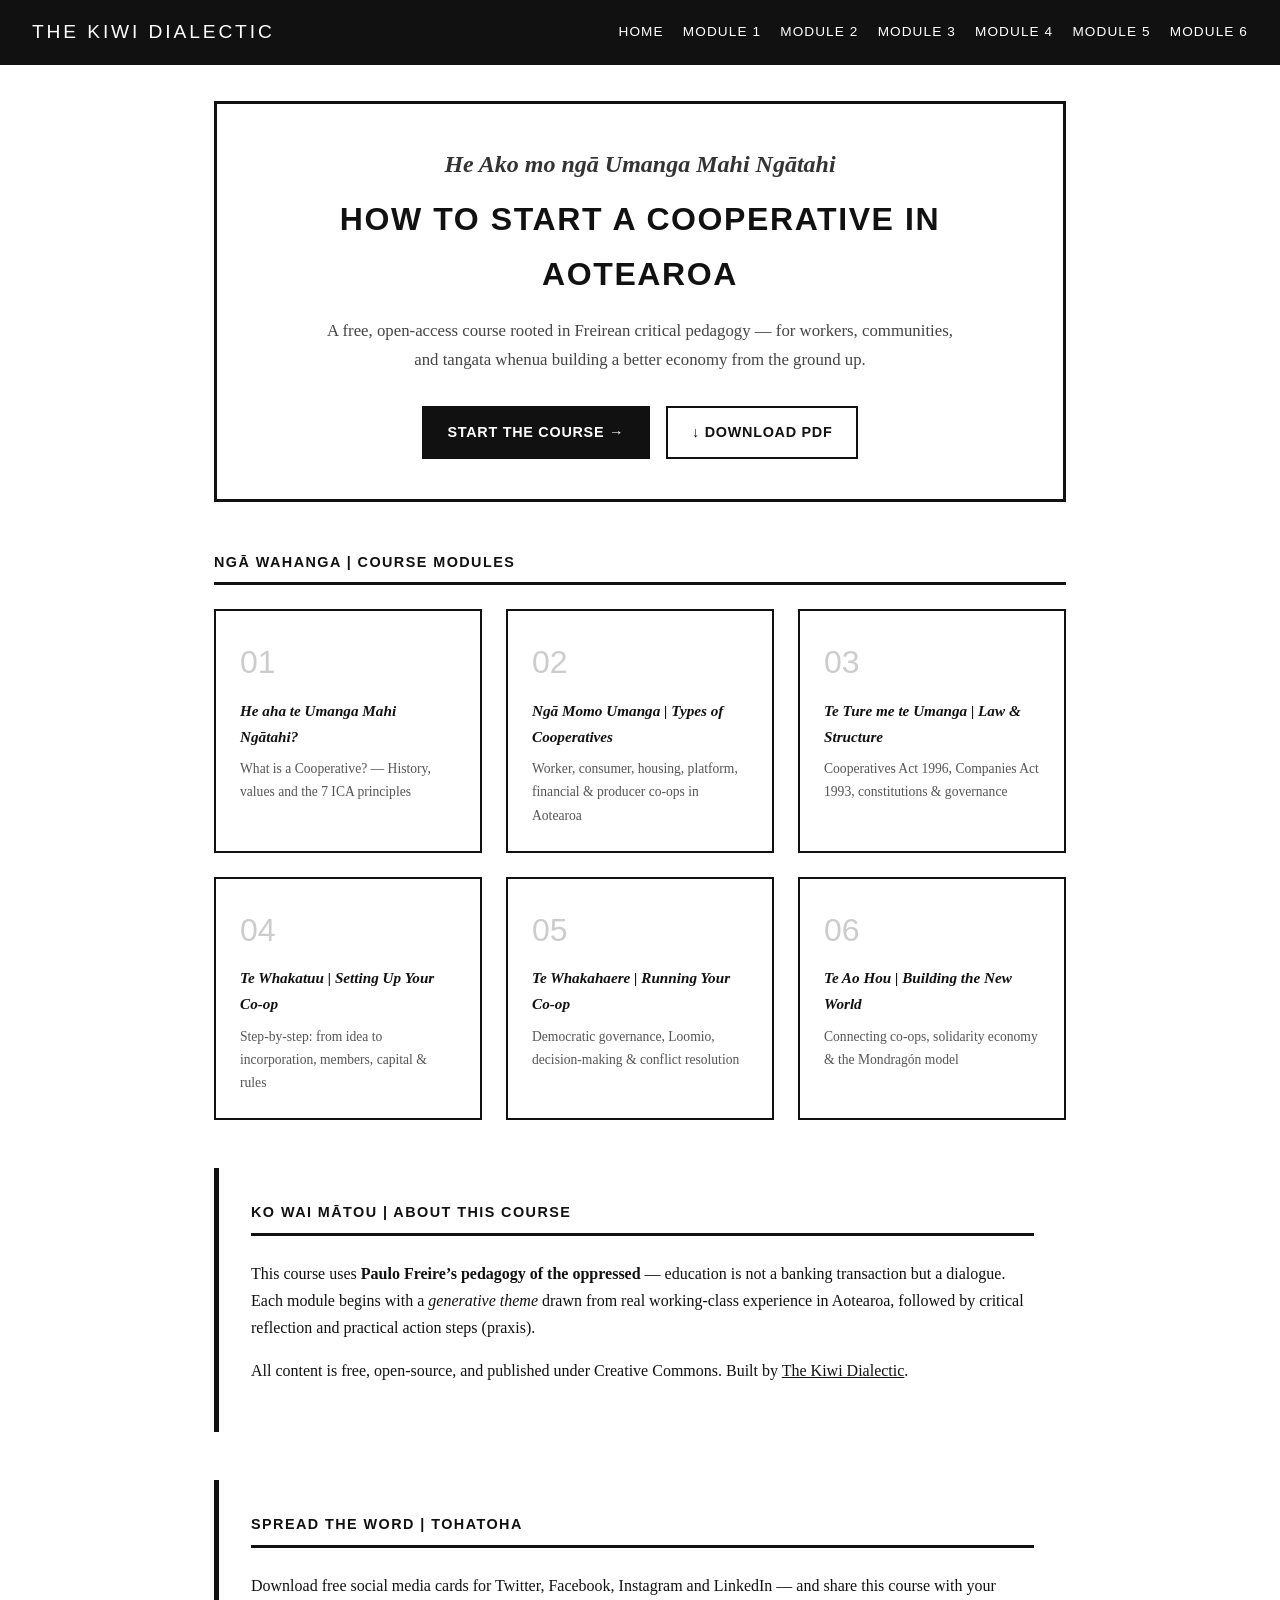
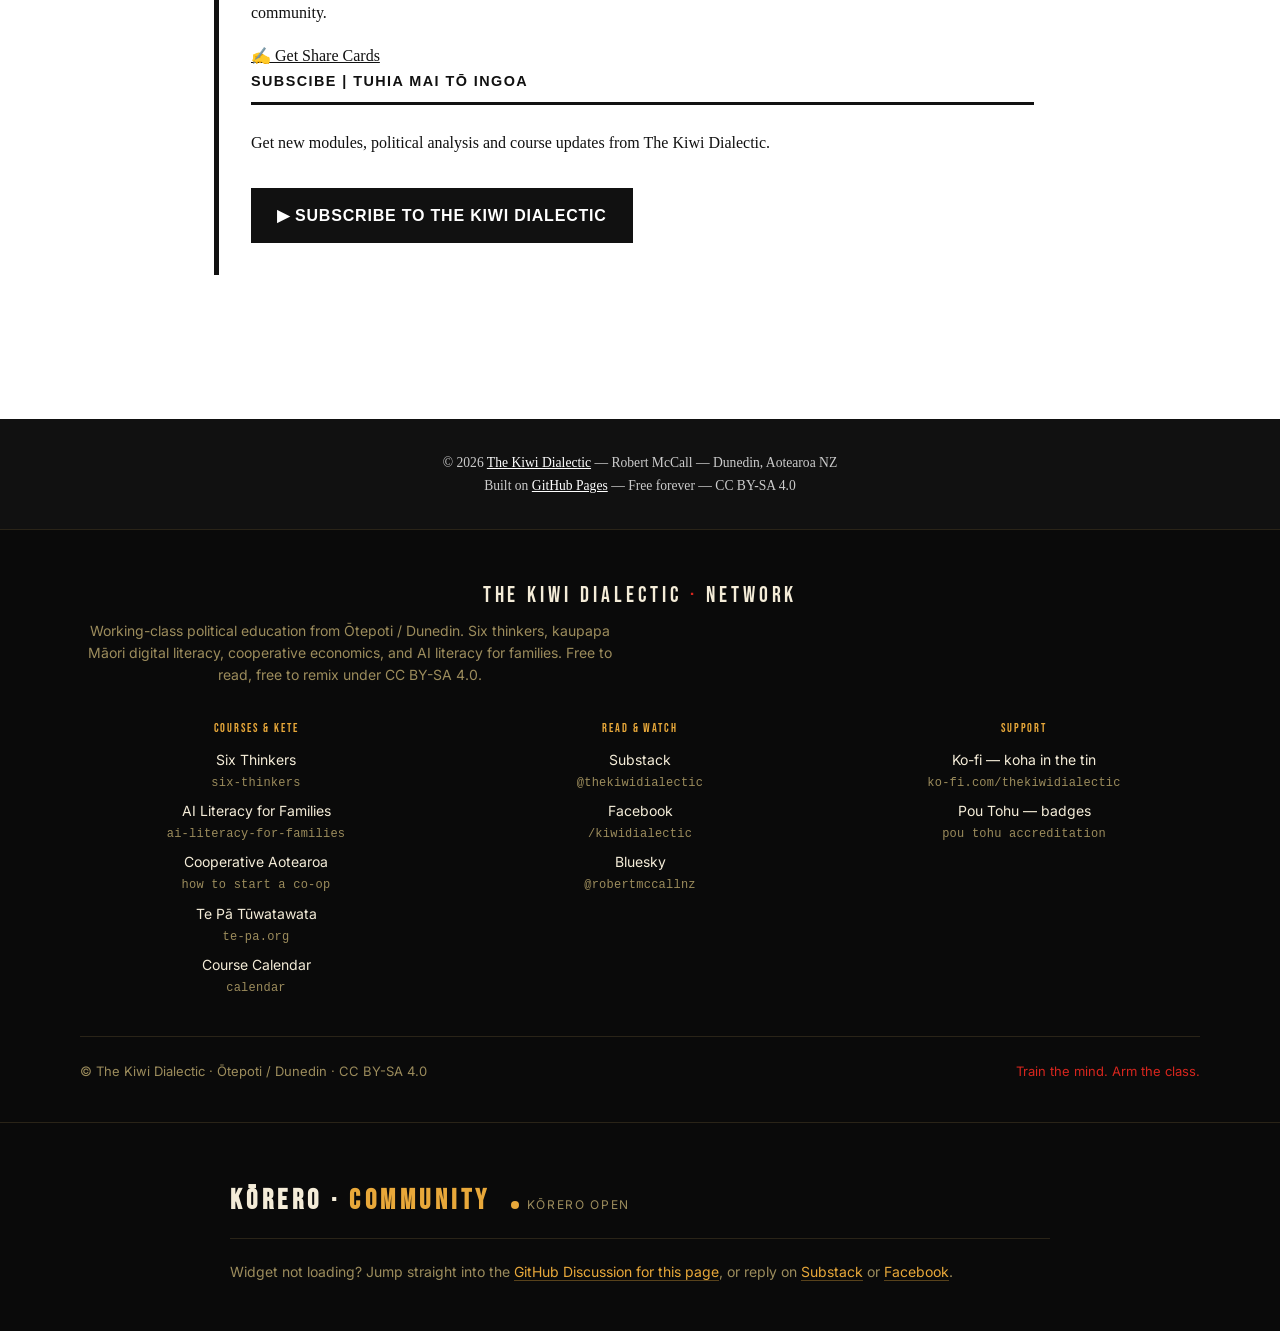
<file: index.html>
<!DOCTYPE html>
<html lang="en">
<head>
<meta charset="UTF-8">
<meta name="viewport" content="width=device-width, initial-scale=1.0">
<title>How to Start a Cooperative in Aotearoa | The Kiwi Dialectic</title>
<link rel="stylesheet" href="style.css">
  <link rel="stylesheet" href="assets/community.css">
</head>
<body>
<header>
  <div class="logo"><a href="https://www.kiwidialectic.com" target="_blank">THE KIWI DIALECTIC</a></div>
  <nav>
    <a href="index.html">Home</a>
    <a href="module1.html">Module 1</a>
    <a href="module2.html">Module 2</a>
    <a href="module3.html">Module 3</a>
    <a href="module4.html">Module 4</a>
    <a href="module5.html">Module 5</a>
    <a href="module6.html">Module 6</a>
  </nav>
</header>

<main>
  <section class="hero">
    <h1>He Ako mo ng&#257; Umanga Mahi Ng&#257;tahi</h1>
    <h2>How to Start a Cooperative in Aotearoa</h2>
    <p class="subtitle">A free, open-access course rooted in Freirean critical pedagogy &mdash; for workers, communities, and tangata whenua building a better economy from the ground up.</p>
    <div class="cta-buttons">
      <a href="module1.html" class="btn-primary">Start the Course &rarr;</a>
      <a href="course-all-modules.pdf" class="btn-secondary" download>&#8595; Download PDF</a>
    </div>
  </section>

  <section class="modules-grid">
    <h3>Ng&#257; Wahanga | Course Modules</h3>
    <div class="grid">
      <a href="module1.html" class="card">
        <span class="num">01</span>
        <h4>He aha te Umanga Mahi Ng&#257;tahi?</h4>
        <p>What is a Cooperative? &mdash; History, values and the 7 ICA principles</p>
      </a>
      <a href="module2.html" class="card">
        <span class="num">02</span>
        <h4>Ng&#257; Momo Umanga | Types of Cooperatives</h4>
        <p>Worker, consumer, housing, platform, financial &amp; producer co-ops in Aotearoa</p>
      </a>
      <a href="module3.html" class="card">
        <span class="num">03</span>
        <h4>Te Ture me te Umanga | Law &amp; Structure</h4>
        <p>Cooperatives Act 1996, Companies Act 1993, constitutions &amp; governance</p>
      </a>
      <a href="module4.html" class="card">
        <span class="num">04</span>
        <h4>Te Whakatuu | Setting Up Your Co-op</h4>
        <p>Step-by-step: from idea to incorporation, members, capital &amp; rules</p>
      </a>
      <a href="module5.html" class="card">
        <span class="num">05</span>
        <h4>Te Whakahaere | Running Your Co-op</h4>
        <p>Democratic governance, Loomio, decision-making &amp; conflict resolution</p>
      </a>
      <a href="module6.html" class="card">
        <span class="num">06</span>
        <h4>Te Ao Hou | Building the New World</h4>
        <p>Connecting co-ops, solidarity economy &amp; the Mondrag&#243;n model</p>
      </a>
    </div>
  </section>

  <section class="about">
    <h3>Ko wai m&#257;tou | About This Course</h3>
    <p>This course uses <strong>Paulo Freire&rsquo;s pedagogy of the oppressed</strong> &mdash; education is not a banking transaction but a dialogue. Each module begins with a <em>generative theme</em> drawn from real working-class experience in Aotearoa, followed by critical reflection and practical action steps (praxis).</p>
    <p>All content is free, open-source, and published under Creative Commons. Built by <a href="https://www.kiwidialectic.com" target="_blank">The Kiwi Dialectic</a>.</p>
  </section>

  <section class="subscribe">

        <section class="share">
      <h3>Spread the Word | Tohatoha</h3>
      <p>Download free social media cards for Twitter, Facebook, Instagram and LinkedIn &mdash; and share this course with your community.</p>
      <a href="memes.html" class="btn-sub">&#9997; Get Share Cards</a>
    </section>
    <h3>Subscibe | Tuhia mai t&#333; ingoa</h3>
    <p>Get new modules, political analysis and course updates from The Kiwi Dialectic.</p>
    <a href="https://www.kiwidialectic.com/subscribe" class="btn-subscribe" target="_blank">&#9654; Subscribe to The Kiwi Dialectic</a>
  </section>
</main>

<footer>
  <p>&#169; 2026 <a href="https://www.kiwidialectic.com" target="_blank">The Kiwi Dialectic</a> &mdash; Robert McCall &mdash; Dunedin, Aotearoa NZ<br>
  Built on <a href="https://pages.github.com" target="_blank">GitHub Pages</a> &mdash; Free forever &mdash; CC BY-SA 4.0</p>
</footer>

<style>
.kd-hub{--kd-bg:#0a0a0a;--kd-bg-2:#121212;--kd-fg:#f4ecd8;--kd-muted:#9c8c5c;--kd-line:#2a2418;--kd-red:#d7261e;--kd-koura:#e8a83a;background:var(--kd-bg);color:var(--kd-fg);border-top:1px solid var(--kd-line);padding:48px 22px 40px;font-family:'Inter',-apple-system,BlinkMacSystemFont,'Helvetica Neue',Arial,sans-serif;font-size:15px;line-height:1.6;margin-top:0}
footer + .kd-hub, .kd-hub{margin-top:0}
.kd-hub *{box-sizing:border-box}
.kd-hub .kd-inner{max-width:1120px;margin:0 auto}
.kd-hub .kd-brand{font-family:'Bebas Neue','Oswald',sans-serif;letter-spacing:.18em;font-size:22px;color:var(--kd-fg);margin:0 0 6px}
.kd-hub .kd-brand span{color:var(--kd-red)}
.kd-hub .kd-tag{color:var(--kd-muted);font-size:14px;margin:0 0 32px;max-width:60ch}
.kd-hub .kd-grid{display:grid;grid-template-columns:repeat(auto-fit,minmax(220px,1fr));gap:20px 32px;padding-bottom:32px;border-bottom:1px solid var(--kd-line)}
.kd-hub .kd-col h4{font-family:'Bebas Neue',sans-serif;letter-spacing:.16em;font-size:12px;color:var(--kd-koura);margin:0 0 10px;text-transform:uppercase;font-weight:500}
.kd-hub .kd-col ul{list-style:none;margin:0;padding:0}
.kd-hub .kd-col li{margin:0 0 6px}
.kd-hub .kd-col a{color:var(--kd-fg);text-decoration:none;font-size:14px;border-bottom:1px solid transparent;transition:border-color .15s,color .15s}
.kd-hub .kd-col a:hover{color:var(--kd-red);border-bottom-color:var(--kd-red)}
.kd-hub .kd-col a .kd-host{color:var(--kd-muted);font-size:12px;font-family:ui-monospace,SFMono-Regular,Menlo,monospace;display:block;margin-top:2px;letter-spacing:.02em}
.kd-hub .kd-legal{padding-top:24px;display:flex;justify-content:space-between;flex-wrap:wrap;gap:12px;color:var(--kd-muted);font-size:13px}
.kd-hub .kd-legal a{color:var(--kd-red);text-decoration:none}
.kd-hub .kd-legal a:hover{text-decoration:underline}
@media (max-width:520px){.kd-hub{padding:40px 18px 32px}.kd-hub .kd-grid{gap:22px}}
</style>
<footer class="kd-hub" role="contentinfo">
  <div class="kd-inner">
    <p class="kd-brand">THE KIWI DIALECTIC <span>·</span> NETWORK</p>
    <p class="kd-tag">Working-class political education from Ōtepoti / Dunedin. Six thinkers, kaupapa Māori digital literacy, cooperative economics, and AI literacy for families. Free to read, free to remix under CC BY-SA 4.0.</p>
    <div class="kd-grid">
      <div class="kd-col">
        <h4>Courses &amp; Kete</h4>
        <ul>
          <li><a href="https://robertmccallnz.github.io/six-thinkers/">Six Thinkers<span class="kd-host">six-thinkers</span></a></li>
          <li><a href="https://ai-literacy-for-families.vercel.app/">AI Literacy for Families<span class="kd-host">ai-literacy-for-families</span></a></li>
          <li><a href="https://robertmccallnz.github.io/cooperative-aotearoa/">Cooperative Aotearoa<span class="kd-host">how to start a co-op</span></a></li>
          <li><a href="https://www.te-pa.org/">Te Pā Tūwatawata<span class="kd-host">te-pa.org</span></a></li>
          <li><a href="https://robertmccallnz.github.io/kiwidialecticcalendar-/github-calendar-connector.html">Course Calendar<span class="kd-host">calendar</span></a></li>
        </ul>
      </div>
      <div class="kd-col">
        <h4>Read &amp; Watch</h4>
        <ul>
          <li><a href="https://substack.com/@thekiwidialectic">Substack<span class="kd-host">@thekiwidialectic</span></a></li>
          <li><a href="https://www.facebook.com/kiwidialectic/">Facebook<span class="kd-host">/kiwidialectic</span></a></li>
          <li><a href="https://bsky.app/profile/robertmccallnz.bsky.social">Bluesky<span class="kd-host">@robertmccallnz</span></a></li>
        </ul>
      </div>
      <div class="kd-col">
        <h4>Support</h4>
        <ul>
          <li><a href="https://ko-fi.com/thekiwidialectic">Ko-fi — koha in the tin<span class="kd-host">ko-fi.com/thekiwidialectic</span></a></li>
          <li><a href="https://robertmccallnz.github.io/kiwidialecticcalendar-/badges/">Pou Tohu — badges<span class="kd-host">pou tohu accreditation</span></a></li>
        </ul>
      </div>
    </div>
    <div class="kd-legal">
      <span>© The Kiwi Dialectic · Ōtepoti / Dunedin · CC BY-SA 4.0</span>
      <span><a href="https://robertmccallnz.github.io/six-thinkers/">Train the mind. Arm the class.</a></span>
    </div>
  </div>
</footer>



<section class="kd-community" aria-label="Community discussion">
  <div class="kc-inner">
    <div class="kc-head">
      <h2 class="kc-title">Kōrero · <span>Community</span></h2>
      <span class="kc-live"><span class="kc-dot"></span><span>Kōrero open</span></span>
    </div>
    <p class="kc-lede">Kōrero mai — join the discussion below.</p>
    <p class="kc-meta">One thread per page. Public GitHub Discussion.</p>
    <div id="kd-comments"></div>
    <p class="kc-fallback">Widget not loading? Reply on Substack or Facebook.</p>
  </div>
</section>
<script src="assets/community.js" defer></script>
</body>
</html>
</file>
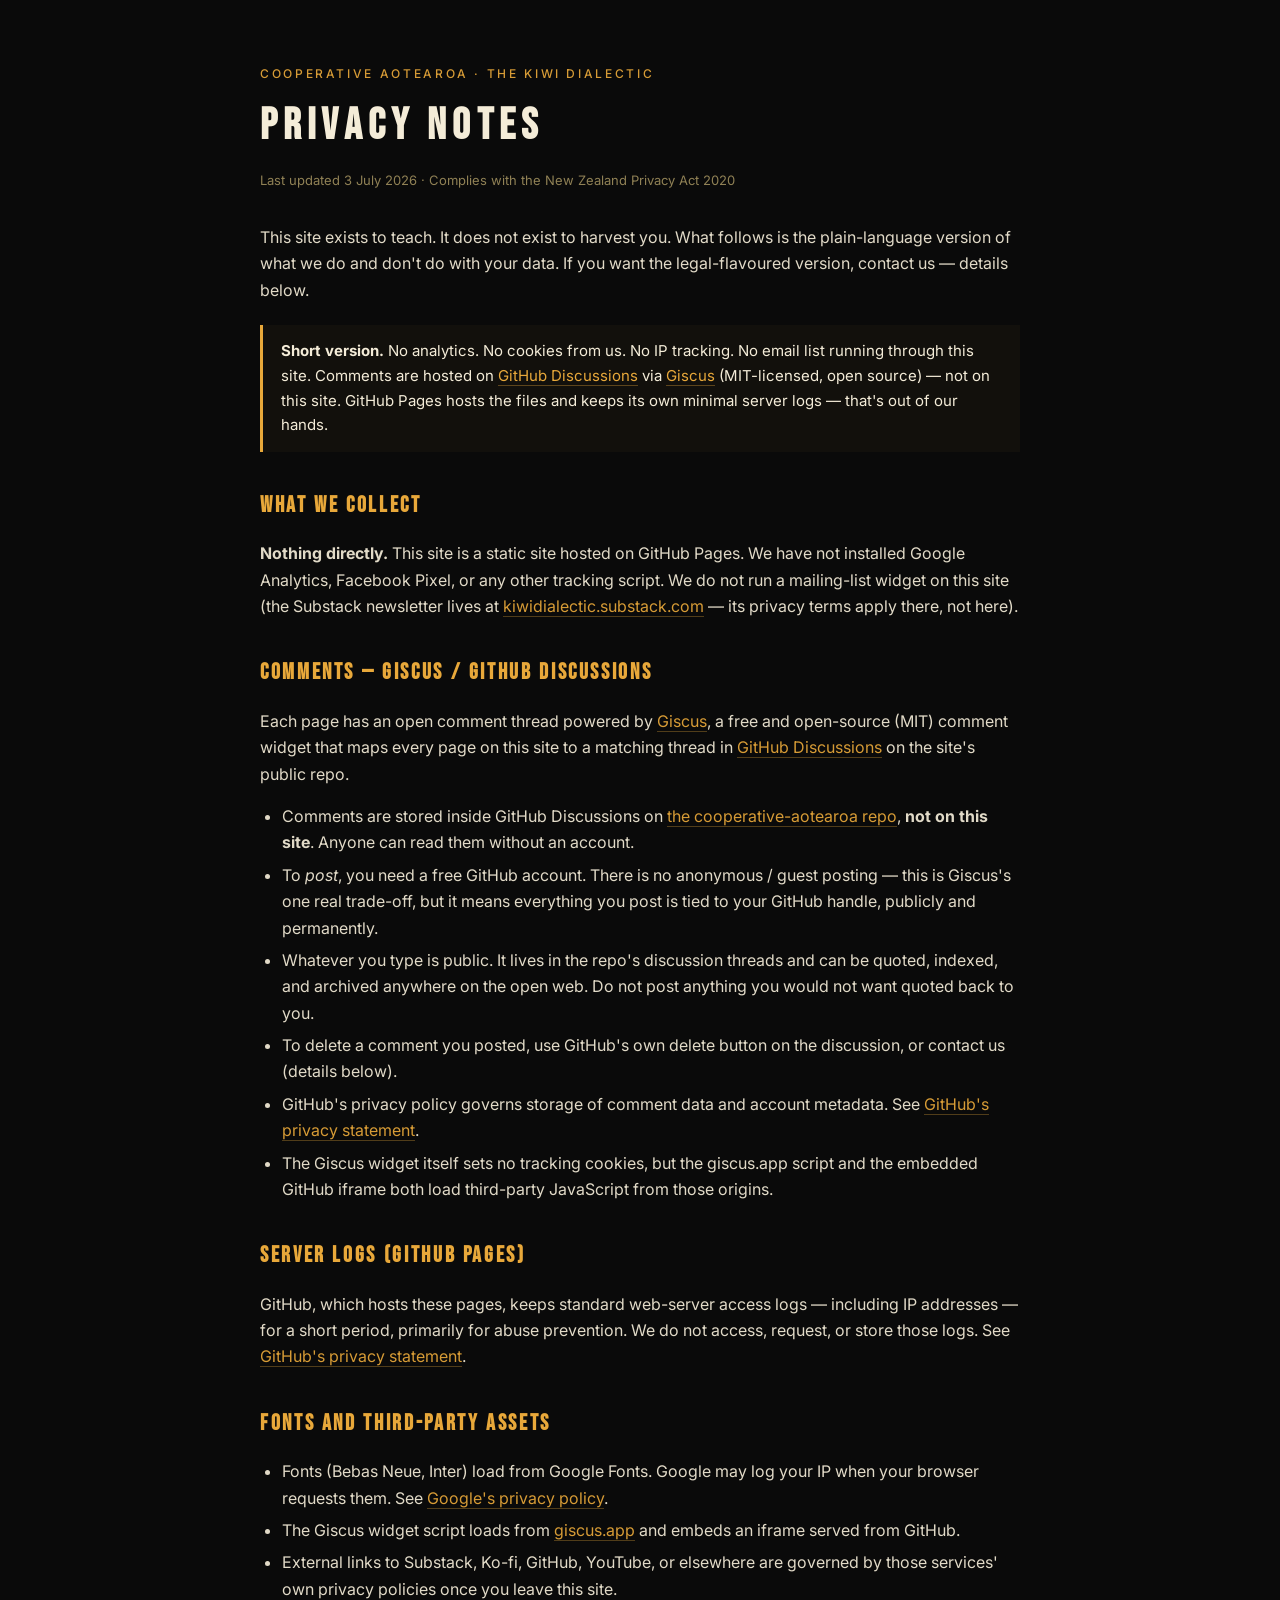
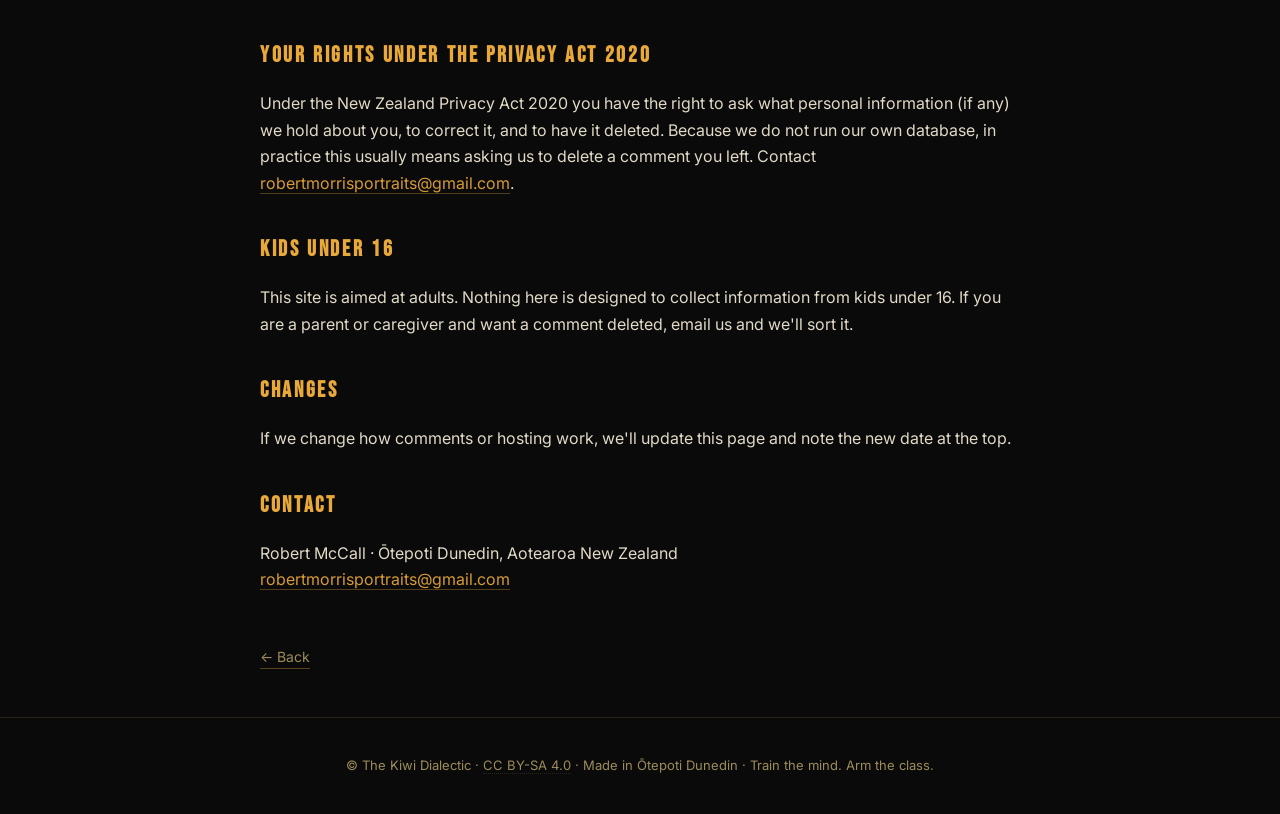
<file: privacy/index.html>
<!doctype html>
<html lang="en">
<head>
  <meta charset="utf-8">
  <title>Privacy · Cooperative Aotearoa · The Kiwi Dialectic</title>
  <meta name="viewport" content="width=device-width, initial-scale=1">
  <meta name="description" content="Privacy notes for Cooperative Aotearoa. NZ Privacy Act 2020 compliant. No IP tracking, no analytics cookies, comments hosted on GitHub Discussions via Giscus.">
  <link rel="preconnect" href="https://fonts.googleapis.com">
  <link rel="preconnect" href="https://fonts.gstatic.com" crossorigin>
  <link href="https://fonts.googleapis.com/css2?family=Bebas+Neue&family=Inter:wght@400;500;600;700&display=swap" rel="stylesheet">
  <style>
    body{background:#0a0a0a;color:#f4ecd8;font-family:'Inter',sans-serif;line-height:1.65;margin:0}
    main.privacy{max-width:760px;margin:0 auto;padding:64px 24px 48px}
    main.privacy h1{font-family:'Bebas Neue',sans-serif;letter-spacing:.14em;font-size:44px;margin:0 0 8px;color:#f4ecd8}
    main.privacy .kicker{color:#e8a83a;letter-spacing:.22em;text-transform:uppercase;font-size:12px;margin:0 0 6px;font-weight:500}
    main.privacy .updated{color:#9c8c5c;font-size:13px;margin:0 0 32px}
    main.privacy h2{font-family:'Bebas Neue',sans-serif;letter-spacing:.12em;font-size:22px;margin:36px 0 10px;color:#e8a83a}
    main.privacy p, main.privacy li{color:#f4ecd8;opacity:.92;font-size:16px}
    main.privacy ul{padding-left:22px}
    main.privacy li{margin:0 0 6px}
    main.privacy a{color:#e8a83a;text-decoration:none;border-bottom:1px solid rgba(232,168,58,.35)}
    main.privacy a:hover{color:#d7261e;border-bottom-color:#d7261e}
    main.privacy .callout{background:#12100c;border-left:3px solid #e8a83a;padding:14px 18px;margin:22px 0;font-size:15px}
    main.privacy .back{display:inline-block;margin-top:36px;color:#9c8c5c;font-size:14px}
    main.privacy .back:hover{color:#e8a83a}
    footer.foot{border-top:1px solid #2a2418;padding:24px;text-align:center;color:#9c8c5c;font-size:13px}
    footer.foot a{color:#9c8c5c;text-decoration:none;border-bottom:1px dotted #2a2418}
  </style>
</head>
<body>
<main class="privacy">
  <p class="kicker">Cooperative Aotearoa · The Kiwi Dialectic</p>
  <h1>Privacy notes</h1>
  <p class="updated">Last updated 3 July 2026 · Complies with the New Zealand Privacy Act 2020</p>

  <p>This site exists to teach. It does not exist to harvest you. What follows is the plain-language version of what we do and don't do with your data. If you want the legal-flavoured version, contact us — details below.</p>

  <div class="callout">
    <strong>Short version.</strong> No analytics. No cookies from us. No IP tracking. No email list running through this site. Comments are hosted on <a href="https://github.com/robertmccallnz/cooperative-aotearoa/discussions" target="_blank" rel="noopener">GitHub Discussions</a> via <a href="https://giscus.app" target="_blank" rel="noopener">Giscus</a> (MIT-licensed, open source) — not on this site. GitHub Pages hosts the files and keeps its own minimal server logs — that's out of our hands.
  </div>

  <h2>What we collect</h2>
  <p><strong>Nothing directly.</strong> This site is a static site hosted on GitHub Pages. We have not installed Google Analytics, Facebook Pixel, or any other tracking script. We do not run a mailing-list widget on this site (the Substack newsletter lives at <a href="https://kiwidialectic.substack.com" target="_blank" rel="noopener">kiwidialectic.substack.com</a> — its privacy terms apply there, not here).</p>

  <h2>Comments — Giscus / GitHub Discussions</h2>
  <p>Each page has an open comment thread powered by <a href="https://giscus.app" target="_blank" rel="noopener">Giscus</a>, a free and open-source (MIT) comment widget that maps every page on this site to a matching thread in <a href="https://github.com/robertmccallnz/cooperative-aotearoa/discussions" target="_blank" rel="noopener">GitHub Discussions</a> on the site's public repo.</p>
  <ul>
    <li>Comments are stored inside GitHub Discussions on <a href="https://github.com/robertmccallnz/cooperative-aotearoa" target="_blank" rel="noopener">the cooperative-aotearoa repo</a>, <strong>not on this site</strong>. Anyone can read them without an account.</li>
    <li>To <em>post</em>, you need a free GitHub account. There is no anonymous / guest posting — this is Giscus's one real trade-off, but it means everything you post is tied to your GitHub handle, publicly and permanently.</li>
    <li>Whatever you type is public. It lives in the repo's discussion threads and can be quoted, indexed, and archived anywhere on the open web. Do not post anything you would not want quoted back to you.</li>
    <li>To delete a comment you posted, use GitHub's own delete button on the discussion, or contact us (details below).</li>
    <li>GitHub's privacy policy governs storage of comment data and account metadata. See <a href="https://docs.github.com/en/site-policy/privacy-policies/github-general-privacy-statement" target="_blank" rel="noopener">GitHub's privacy statement</a>.</li>
    <li>The Giscus widget itself sets no tracking cookies, but the giscus.app script and the embedded GitHub iframe both load third-party JavaScript from those origins.</li>
  </ul>

  <h2>Server logs (GitHub Pages)</h2>
  <p>GitHub, which hosts these pages, keeps standard web-server access logs — including IP addresses — for a short period, primarily for abuse prevention. We do not access, request, or store those logs. See <a href="https://docs.github.com/en/site-policy/privacy-policies/github-general-privacy-statement" target="_blank" rel="noopener">GitHub's privacy statement</a>.</p>

  <h2>Fonts and third-party assets</h2>
  <ul>
    <li>Fonts (Bebas Neue, Inter) load from Google Fonts. Google may log your IP when your browser requests them. See <a href="https://policies.google.com/privacy" target="_blank" rel="noopener">Google's privacy policy</a>.</li>
    <li>The Giscus widget script loads from <a href="https://giscus.app" target="_blank" rel="noopener">giscus.app</a> and embeds an iframe served from GitHub.</li>
    <li>External links to Substack, Ko-fi, GitHub, YouTube, or elsewhere are governed by those services' own privacy policies once you leave this site.</li>
  </ul>

  <h2>Your rights under the Privacy Act 2020</h2>
  <p>Under the New Zealand Privacy Act 2020 you have the right to ask what personal information (if any) we hold about you, to correct it, and to have it deleted. Because we do not run our own database, in practice this usually means asking us to delete a comment you left. Contact <a href="mailto:robertmorrisportraits@gmail.com">robertmorrisportraits@gmail.com</a>.</p>

  <h2>Kids under 16</h2>
  <p>This site is aimed at adults. Nothing here is designed to collect information from kids under 16. If you are a parent or caregiver and want a comment deleted, email us and we'll sort it.</p>

  <h2>Changes</h2>
  <p>If we change how comments or hosting work, we'll update this page and note the new date at the top.</p>

  <h2>Contact</h2>
  <p>Robert McCall · Ōtepoti Dunedin, Aotearoa New Zealand<br>
  <a href="mailto:robertmorrisportraits@gmail.com">robertmorrisportraits@gmail.com</a></p>

  <a class="back" href="../">← Back</a>
</main>

<footer class="foot">
  <p>© The Kiwi Dialectic · <a href="https://creativecommons.org/licenses/by-sa/4.0/" target="_blank" rel="noopener">CC BY-SA 4.0</a> · Made in Ōtepoti Dunedin · Train the mind. Arm the class.</p>
</footer>
</body>
</html>
</file>
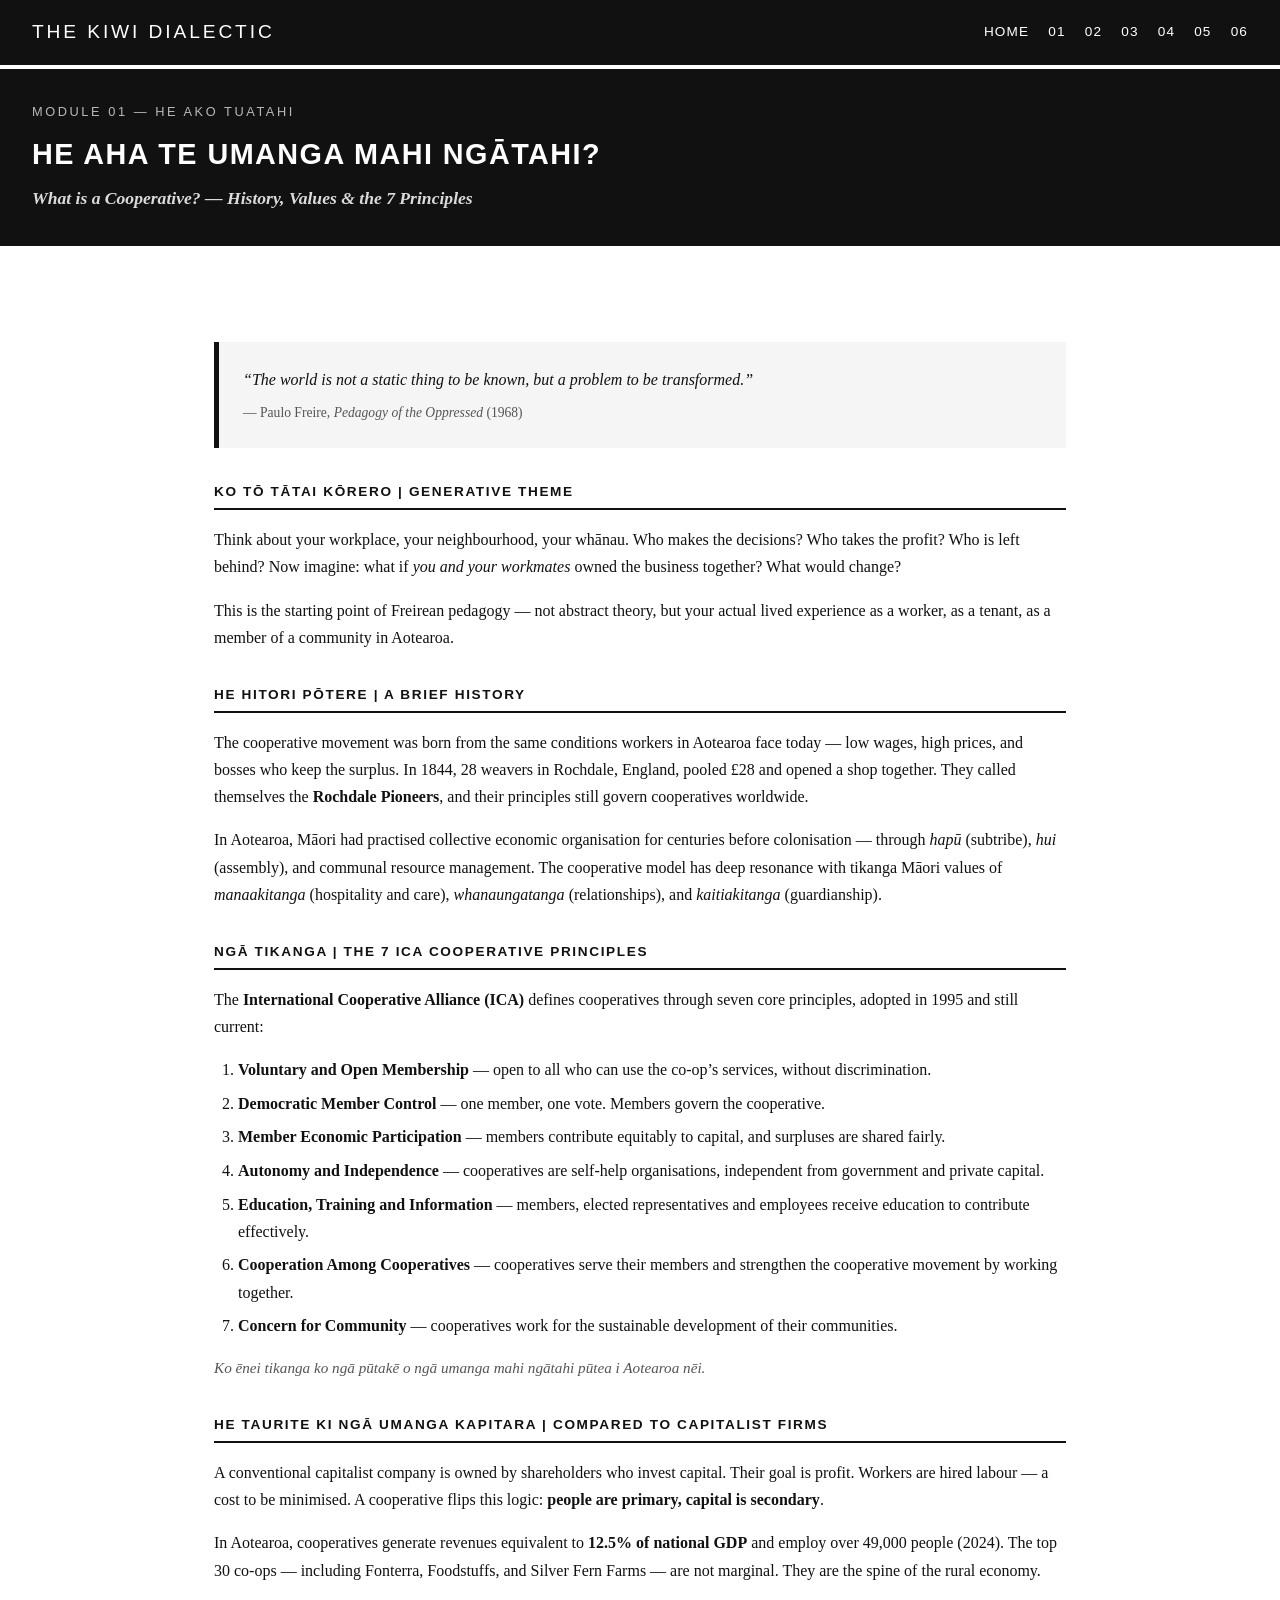
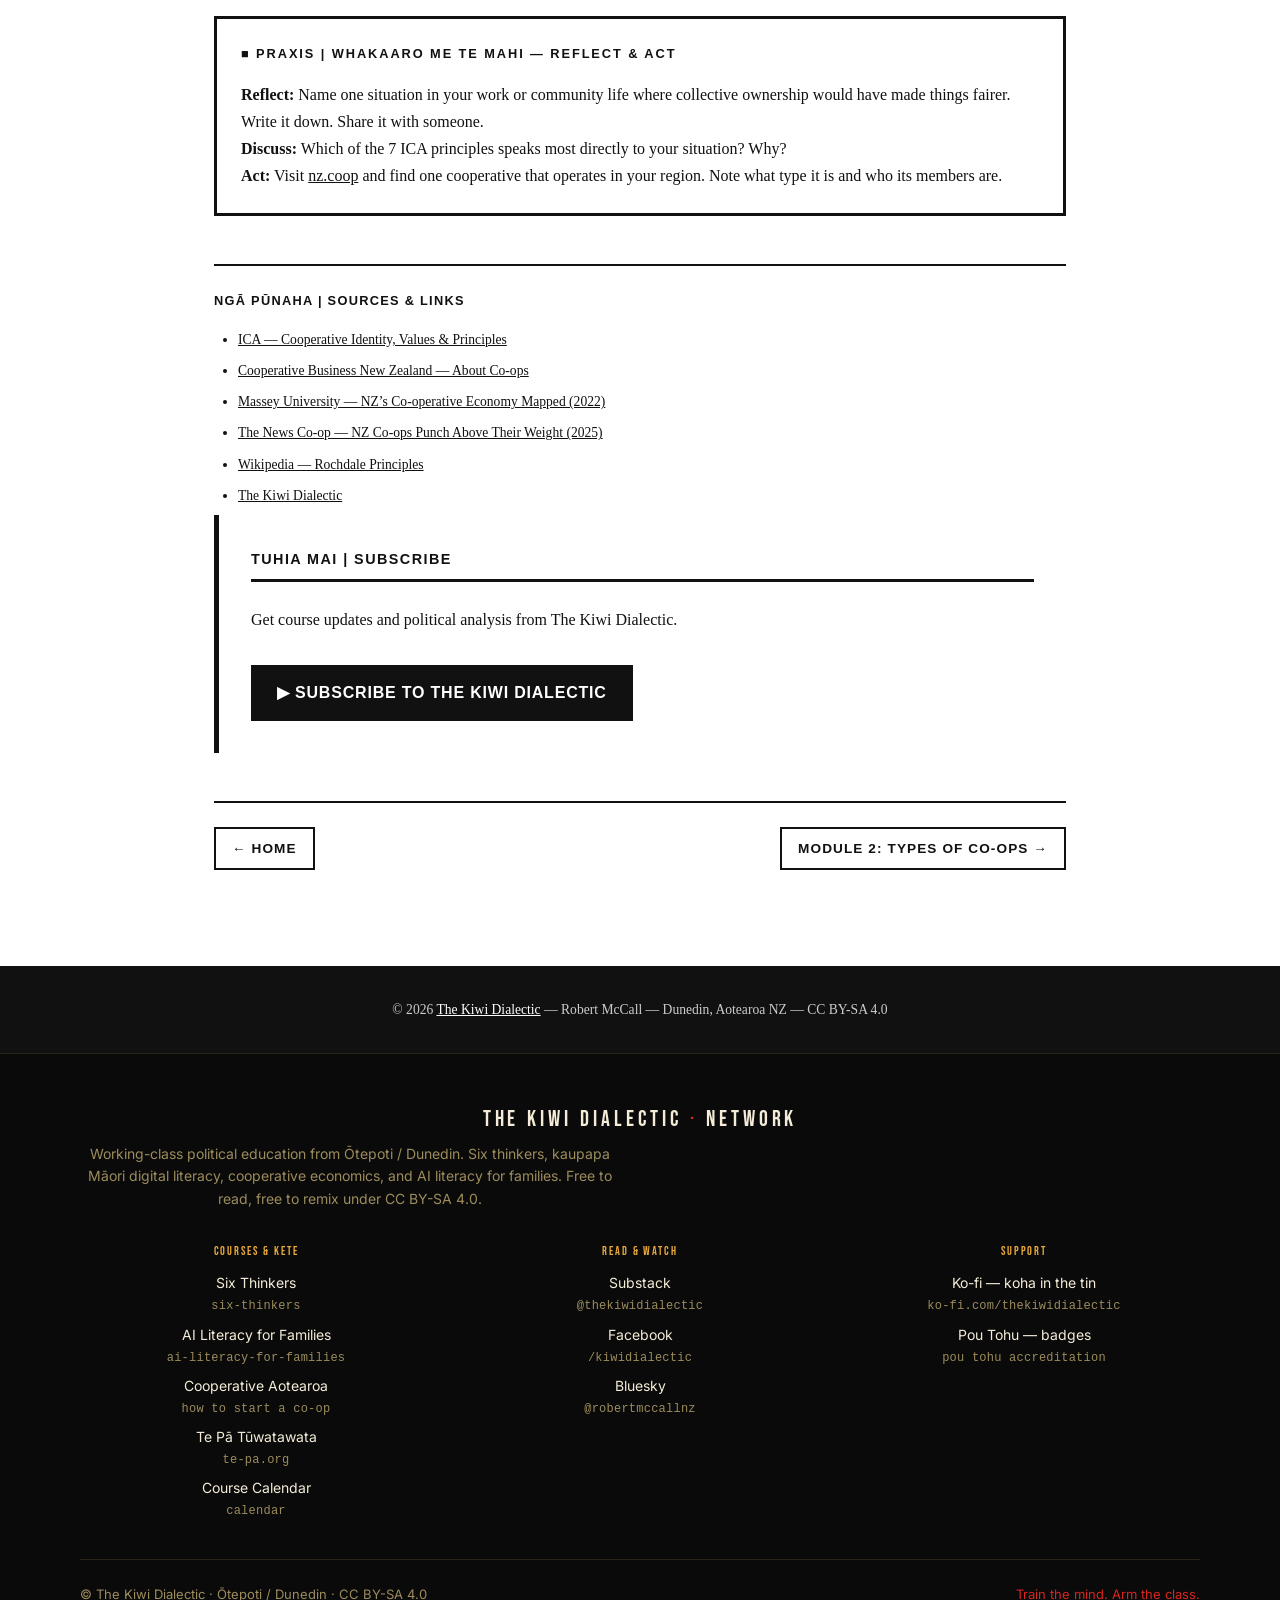
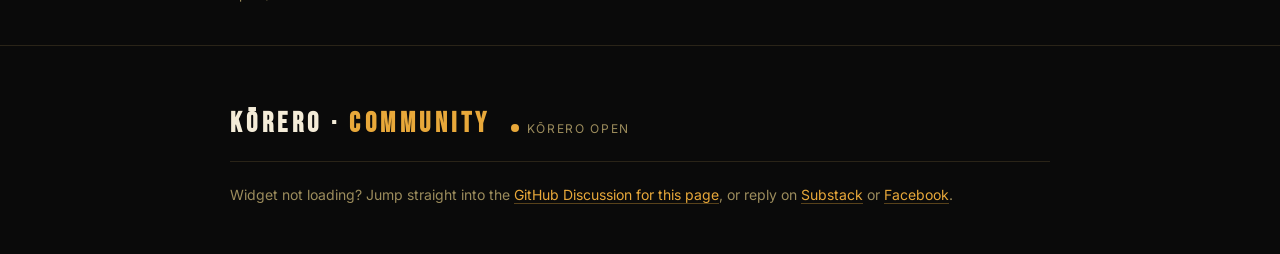
<file: module1.html>
<!DOCTYPE html>
<html lang="en">
<head>
<meta charset="UTF-8">
<meta name="viewport" content="width=device-width, initial-scale=1.0">
<title>Module 1: What is a Cooperative? | Cooperative Aotearoa</title>
<link rel="stylesheet" href="style.css">
  <link rel="stylesheet" href="assets/community.css">
</head>
<body>
<header>
  <div class="logo"><a href="https://www.kiwidialectic.com" target="_blank">THE KIWI DIALECTIC</a></div>
  <nav>
    <a href="index.html">Home</a>
    <a href="module1.html">01</a>
    <a href="module2.html">02</a>
    <a href="module3.html">03</a>
    <a href="module4.html">04</a>
    <a href="module5.html">05</a>
    <a href="module6.html">06</a>
  </nav>
</header>

<div class="module-header">
  <div class="module-num">Module 01 &mdash; He Ako Tuatahi</div>
  <h1>He aha te Umanga Mahi Ng&#257;tahi?</h1>
  <h2>What is a Cooperative? &mdash; History, Values &amp; the 7 Principles</h2>
</div>

<main>

  <div class="freire-box">
    &ldquo;The world is not a static thing to be known, but a problem to be transformed.&rdquo;
    <cite>&mdash; Paulo Freire, <em>Pedagogy of the Oppressed</em> (1968)</cite>
  </div>

  <div class="section-block">
    <h3>Ko t&#333; T&#257;tai K&#333;rero | Generative Theme</h3>
    <p>Think about your workplace, your neighbourhood, your wh&#257;nau. Who makes the decisions? Who takes the profit? Who is left behind? Now imagine: what if <em>you and your workmates</em> owned the business together? What would change?</p>
    <p>This is the starting point of Freirean pedagogy &mdash; not abstract theory, but your actual lived experience as a worker, as a tenant, as a member of a community in Aotearoa.</p>
  </div>

  <div class="section-block">
    <h3>He Hitori P&#333;tere | A Brief History</h3>
    <p>The cooperative movement was born from the same conditions workers in Aotearoa face today &mdash; low wages, high prices, and bosses who keep the surplus. In 1844, 28 weavers in Rochdale, England, pooled &pound;28 and opened a shop together. They called themselves the <strong>Rochdale Pioneers</strong>, and their principles still govern cooperatives worldwide.</p>
    <p>In Aotearoa, M&#257;ori had practised collective economic organisation for centuries before colonisation &mdash; through <em>hapū</em> (subtribe), <em>hui</em> (assembly), and communal resource management. The cooperative model has deep resonance with tikanga M&#257;ori values of <em>manaakitanga</em> (hospitality and care), <em>whanaungatanga</em> (relationships), and <em>kaitiakitanga</em> (guardianship).</p>
  </div>

  <div class="section-block">
    <h3>Ng&#257; Tikanga | The 7 ICA Cooperative Principles</h3>
    <p>The <strong>International Cooperative Alliance (ICA)</strong> defines cooperatives through seven core principles, adopted in 1995 and still current:</p>
    <ol>
      <li><strong>Voluntary and Open Membership</strong> &mdash; open to all who can use the co-op&rsquo;s services, without discrimination.</li>
      <li><strong>Democratic Member Control</strong> &mdash; one member, one vote. Members govern the cooperative.</li>
      <li><strong>Member Economic Participation</strong> &mdash; members contribute equitably to capital, and surpluses are shared fairly.</li>
      <li><strong>Autonomy and Independence</strong> &mdash; cooperatives are self-help organisations, independent from government and private capital.</li>
      <li><strong>Education, Training and Information</strong> &mdash; members, elected representatives and employees receive education to contribute effectively.</li>
      <li><strong>Cooperation Among Cooperatives</strong> &mdash; cooperatives serve their members and strengthen the cooperative movement by working together.</li>
      <li><strong>Concern for Community</strong> &mdash; cooperatives work for the sustainable development of their communities.</li>
    </ol>
    <p class="bilingual">Ko &#275;nei tikanga ko ng&#257; p&#363;tak&#275; o ng&#257; umanga mahi ng&#257;tahi p&#363;tea i Aotearoa n&#275;i.</p>
  </div>

  <div class="section-block">
    <h3>He Taurite ki ng&#257; Umanga Kapitara | Compared to Capitalist Firms</h3>
    <p>A conventional capitalist company is owned by shareholders who invest capital. Their goal is profit. Workers are hired labour &mdash; a cost to be minimised. A cooperative flips this logic: <strong>people are primary, capital is secondary</strong>.</p>
    <p>In Aotearoa, cooperatives generate revenues equivalent to <strong>12.5% of national GDP</strong> and employ over 49,000 people (2024). The top 30 co-ops &mdash; including Fonterra, Foodstuffs, and Silver Fern Farms &mdash; are not marginal. They are the spine of the rural economy.</p>
  </div>

  <div class="praxis-box">
    <h4>&#9632; Praxis | Whakaaro me te Mahi &mdash; Reflect &amp; Act</h4>
    <p><strong>Reflect:</strong> Name one situation in your work or community life where collective ownership would have made things fairer. Write it down. Share it with someone.</p>
    <p><strong>Discuss:</strong> Which of the 7 ICA principles speaks most directly to your situation? Why?</p>
    <p><strong>Act:</strong> Visit <a href="https://nz.coop" target="_blank">nz.coop</a> and find one cooperative that operates in your region. Note what type it is and who its members are.</p>
  </div>

  <div class="sources">
    <h4>Ng&#257; P&#363;naha | Sources &amp; Links</h4>
    <ul>
      <li><a href="https://ica.coop/en/cooperatives/cooperative-identity" target="_blank">ICA &mdash; Cooperative Identity, Values &amp; Principles</a></li>
      <li><a href="https://nz.coop/about-co-ops" target="_blank">Cooperative Business New Zealand &mdash; About Co-ops</a></li>
      <li><a href="https://www.massey.ac.nz/about/news/nzs-co-operative-economy-mapped-for-the-first-time/" target="_blank">Massey University &mdash; NZ&rsquo;s Co-operative Economy Mapped (2022)</a></li>
      <li><a href="https://www.thenews.coop/new-zealands-co-ops-punch-above-their-weight-says-sector-report/" target="_blank">The News Co-op &mdash; NZ Co-ops Punch Above Their Weight (2025)</a></li>
      <li><a href="https://en.wikipedia.org/wiki/Rochdale_Principles" target="_blank">Wikipedia &mdash; Rochdale Principles</a></li>
      <li><a href="https://www.kiwidialectic.com" target="_blank">The Kiwi Dialectic</a></li>
    </ul>
  </div>

  <section class="subscribe">
    <h3>Tuhia mai | Subscribe</h3>
    <p>Get course updates and political analysis from The Kiwi Dialectic.</p>
    <a href="https://www.kiwidialectic.com/subscribe" class="btn-subscribe" target="_blank">&#9654; Subscribe to The Kiwi Dialectic</a>
  </section>

  <div class="module-nav">
    <a href="index.html">&larr; Home</a>
    <a href="module2.html">Module 2: Types of Co-ops &rarr;</a>
  </div>
</main>

<footer>
  <p>&#169; 2026 <a href="https://www.kiwidialectic.com" target="_blank">The Kiwi Dialectic</a> &mdash; Robert McCall &mdash; Dunedin, Aotearoa NZ &mdash; CC BY-SA 4.0</p>
</footer>

<style>
.kd-hub{--kd-bg:#0a0a0a;--kd-bg-2:#121212;--kd-fg:#f4ecd8;--kd-muted:#9c8c5c;--kd-line:#2a2418;--kd-red:#d7261e;--kd-koura:#e8a83a;background:var(--kd-bg);color:var(--kd-fg);border-top:1px solid var(--kd-line);padding:48px 22px 40px;font-family:'Inter',-apple-system,BlinkMacSystemFont,'Helvetica Neue',Arial,sans-serif;font-size:15px;line-height:1.6;margin-top:0}
footer + .kd-hub, .kd-hub{margin-top:0}
.kd-hub *{box-sizing:border-box}
.kd-hub .kd-inner{max-width:1120px;margin:0 auto}
.kd-hub .kd-brand{font-family:'Bebas Neue','Oswald',sans-serif;letter-spacing:.18em;font-size:22px;color:var(--kd-fg);margin:0 0 6px}
.kd-hub .kd-brand span{color:var(--kd-red)}
.kd-hub .kd-tag{color:var(--kd-muted);font-size:14px;margin:0 0 32px;max-width:60ch}
.kd-hub .kd-grid{display:grid;grid-template-columns:repeat(auto-fit,minmax(220px,1fr));gap:20px 32px;padding-bottom:32px;border-bottom:1px solid var(--kd-line)}
.kd-hub .kd-col h4{font-family:'Bebas Neue',sans-serif;letter-spacing:.16em;font-size:12px;color:var(--kd-koura);margin:0 0 10px;text-transform:uppercase;font-weight:500}
.kd-hub .kd-col ul{list-style:none;margin:0;padding:0}
.kd-hub .kd-col li{margin:0 0 6px}
.kd-hub .kd-col a{color:var(--kd-fg);text-decoration:none;font-size:14px;border-bottom:1px solid transparent;transition:border-color .15s,color .15s}
.kd-hub .kd-col a:hover{color:var(--kd-red);border-bottom-color:var(--kd-red)}
.kd-hub .kd-col a .kd-host{color:var(--kd-muted);font-size:12px;font-family:ui-monospace,SFMono-Regular,Menlo,monospace;display:block;margin-top:2px;letter-spacing:.02em}
.kd-hub .kd-legal{padding-top:24px;display:flex;justify-content:space-between;flex-wrap:wrap;gap:12px;color:var(--kd-muted);font-size:13px}
.kd-hub .kd-legal a{color:var(--kd-red);text-decoration:none}
.kd-hub .kd-legal a:hover{text-decoration:underline}
@media (max-width:520px){.kd-hub{padding:40px 18px 32px}.kd-hub .kd-grid{gap:22px}}
</style>
<footer class="kd-hub" role="contentinfo">
  <div class="kd-inner">
    <p class="kd-brand">THE KIWI DIALECTIC <span>·</span> NETWORK</p>
    <p class="kd-tag">Working-class political education from Ōtepoti / Dunedin. Six thinkers, kaupapa Māori digital literacy, cooperative economics, and AI literacy for families. Free to read, free to remix under CC BY-SA 4.0.</p>
    <div class="kd-grid">
      <div class="kd-col">
        <h4>Courses &amp; Kete</h4>
        <ul>
          <li><a href="https://robertmccallnz.github.io/six-thinkers/">Six Thinkers<span class="kd-host">six-thinkers</span></a></li>
          <li><a href="https://ai-literacy-for-families.vercel.app/">AI Literacy for Families<span class="kd-host">ai-literacy-for-families</span></a></li>
          <li><a href="https://robertmccallnz.github.io/cooperative-aotearoa/">Cooperative Aotearoa<span class="kd-host">how to start a co-op</span></a></li>
          <li><a href="https://www.te-pa.org/">Te Pā Tūwatawata<span class="kd-host">te-pa.org</span></a></li>
          <li><a href="https://robertmccallnz.github.io/kiwidialecticcalendar-/github-calendar-connector.html">Course Calendar<span class="kd-host">calendar</span></a></li>
        </ul>
      </div>
      <div class="kd-col">
        <h4>Read &amp; Watch</h4>
        <ul>
          <li><a href="https://substack.com/@thekiwidialectic">Substack<span class="kd-host">@thekiwidialectic</span></a></li>
          <li><a href="https://www.facebook.com/kiwidialectic/">Facebook<span class="kd-host">/kiwidialectic</span></a></li>
          <li><a href="https://bsky.app/profile/robertmccallnz.bsky.social">Bluesky<span class="kd-host">@robertmccallnz</span></a></li>
        </ul>
      </div>
      <div class="kd-col">
        <h4>Support</h4>
        <ul>
          <li><a href="https://ko-fi.com/thekiwidialectic">Ko-fi — koha in the tin<span class="kd-host">ko-fi.com/thekiwidialectic</span></a></li>
          <li><a href="https://robertmccallnz.github.io/kiwidialecticcalendar-/badges/">Pou Tohu — badges<span class="kd-host">pou tohu accreditation</span></a></li>
        </ul>
      </div>
    </div>
    <div class="kd-legal">
      <span>© The Kiwi Dialectic · Ōtepoti / Dunedin · CC BY-SA 4.0</span>
      <span><a href="https://robertmccallnz.github.io/six-thinkers/">Train the mind. Arm the class.</a></span>
    </div>
  </div>
</footer>



<section class="kd-community" aria-label="Community discussion">
  <div class="kc-inner">
    <div class="kc-head">
      <h2 class="kc-title">Kōrero · <span>Community</span></h2>
      <span class="kc-live"><span class="kc-dot"></span><span>Kōrero open</span></span>
    </div>
    <p class="kc-lede">Kōrero mai — join the discussion below.</p>
    <p class="kc-meta">One thread per page. Public GitHub Discussion.</p>
    <div id="kd-comments"></div>
    <p class="kc-fallback">Widget not loading? Reply on Substack or Facebook.</p>
  </div>
</section>
<script src="assets/community.js" defer></script>
</body>
</html>
</file>
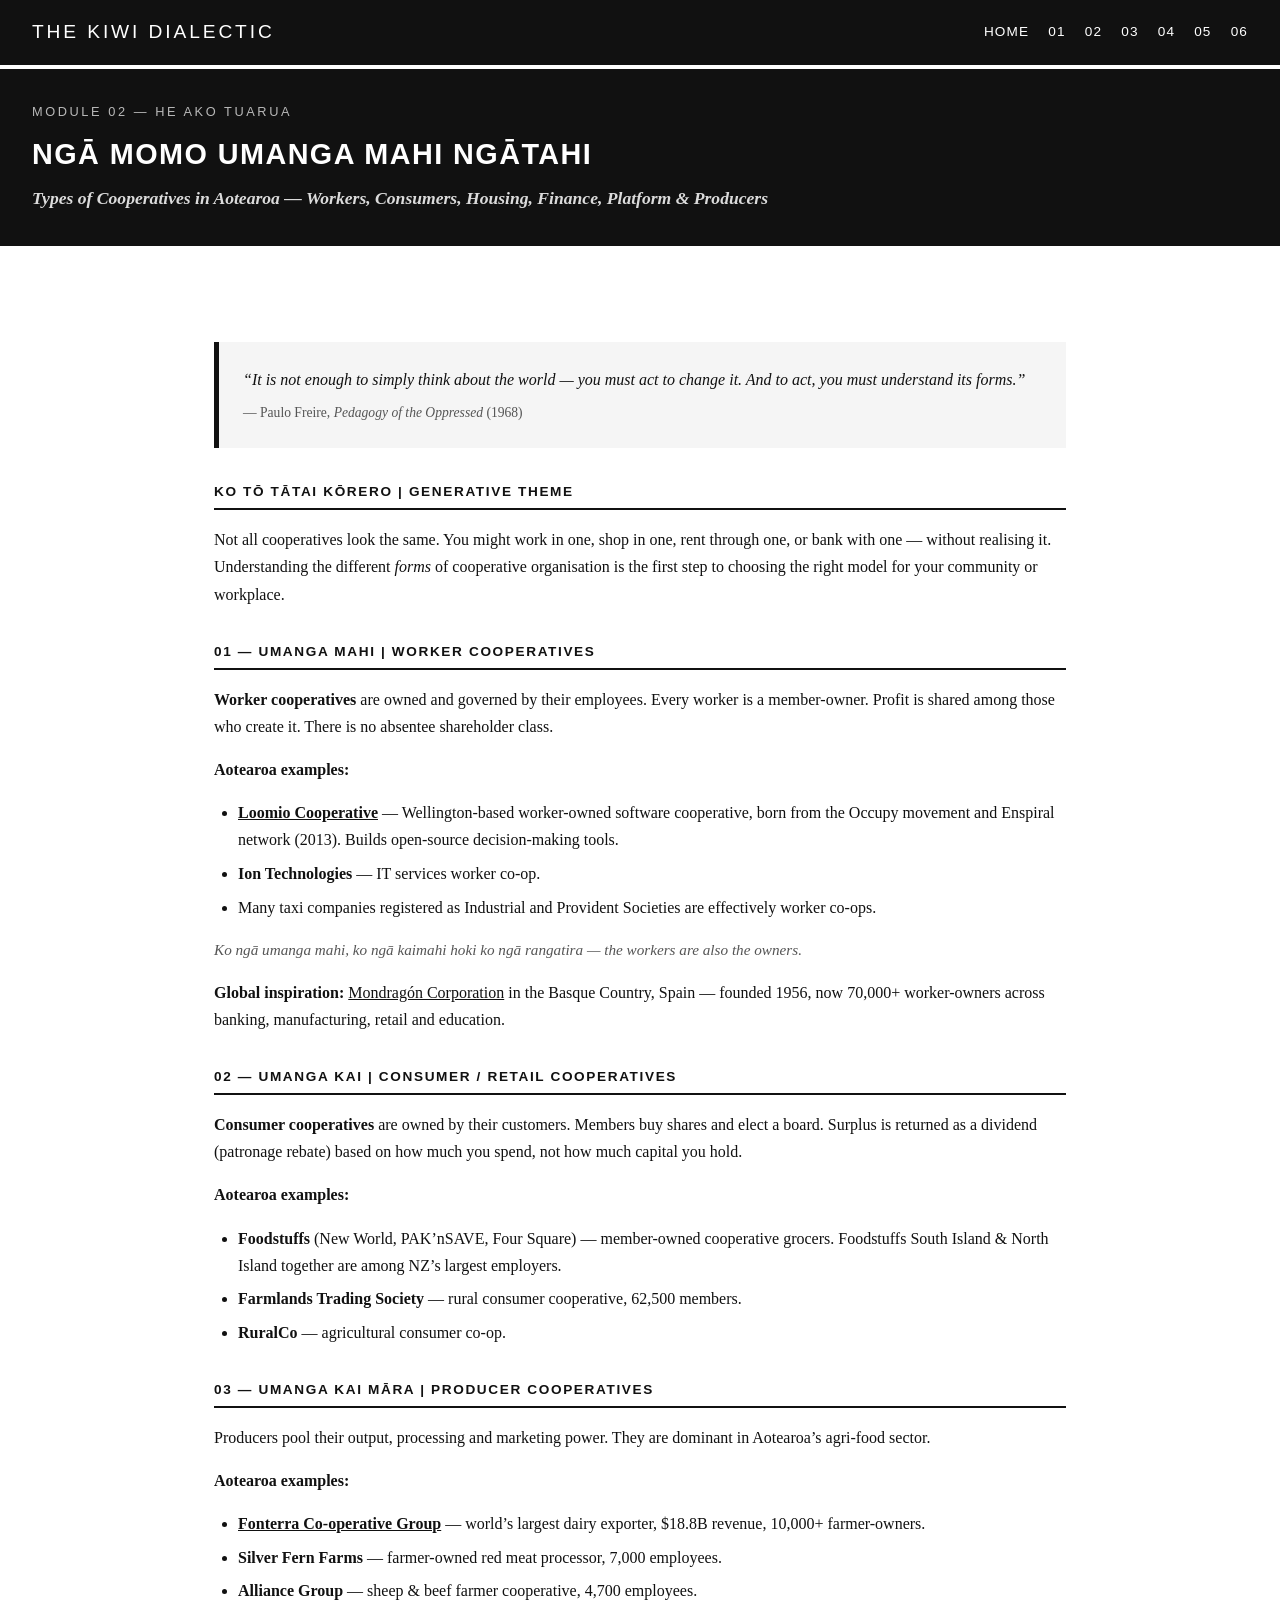
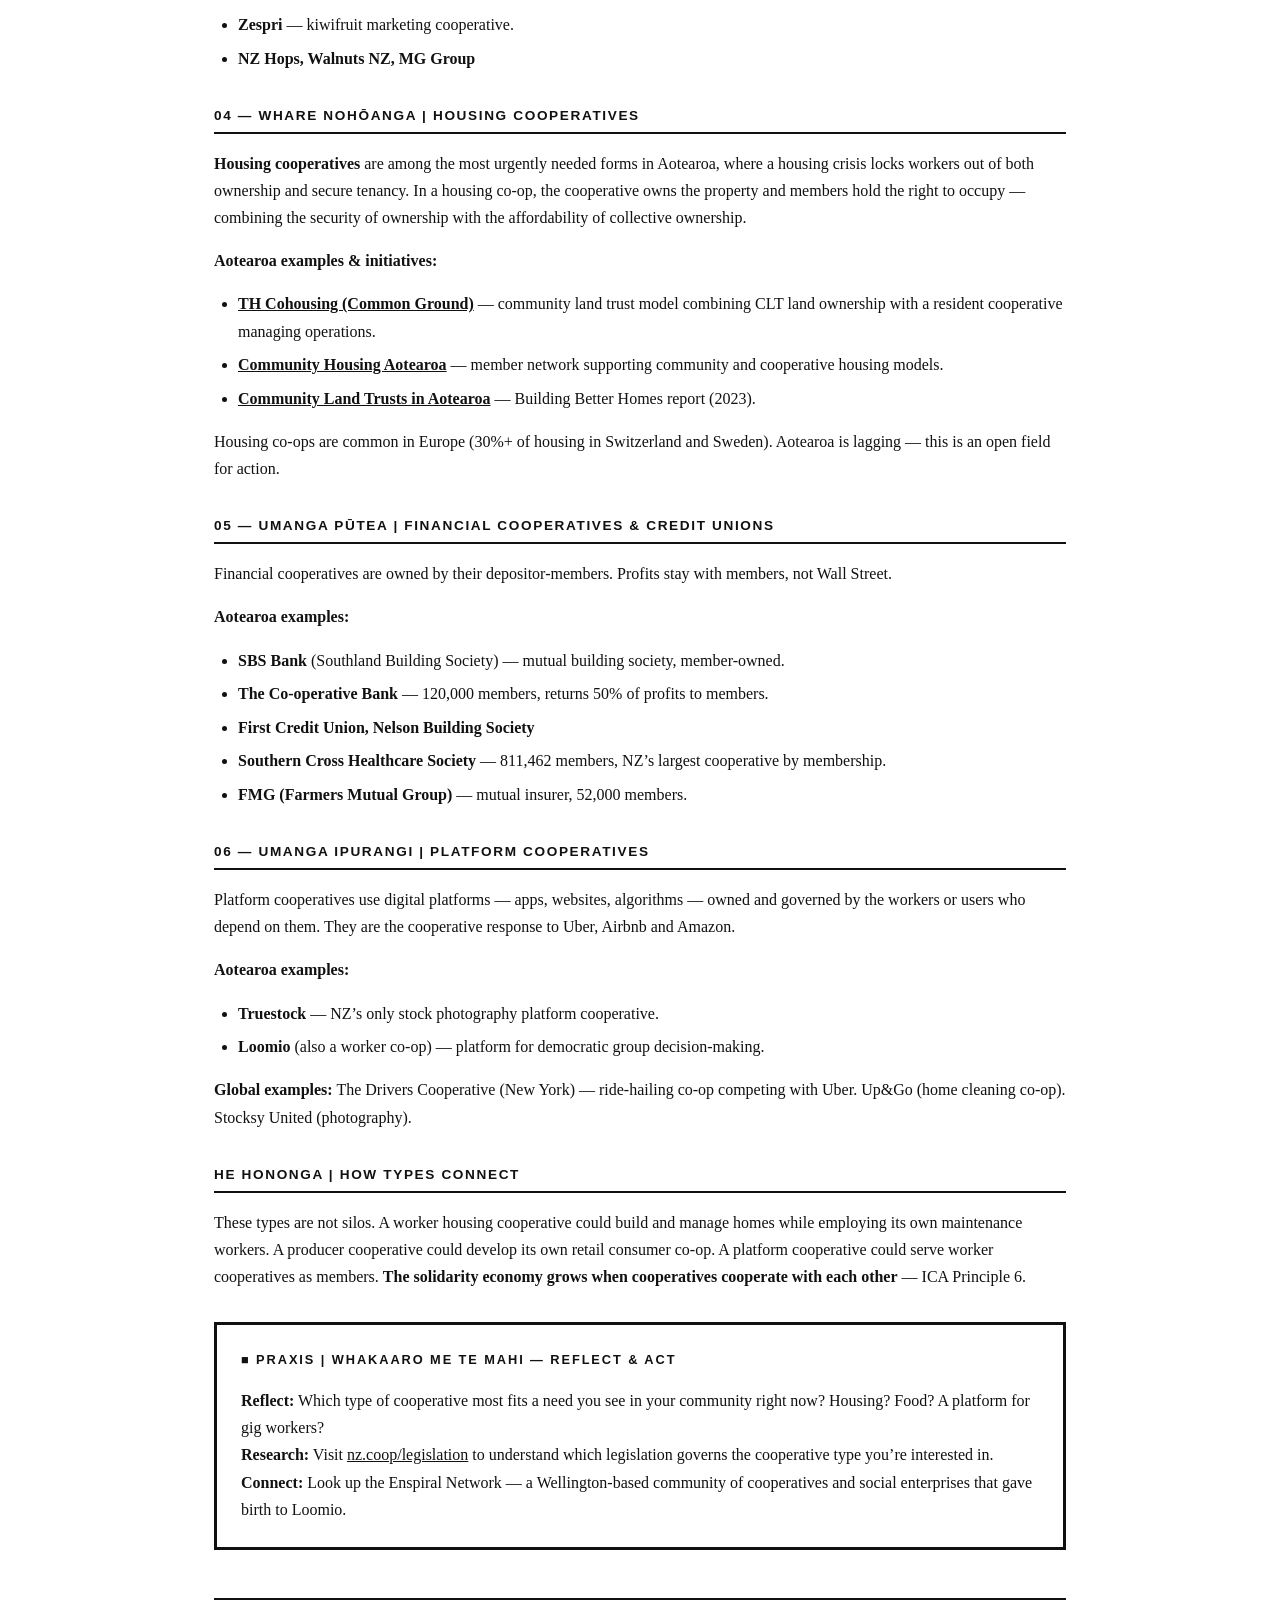
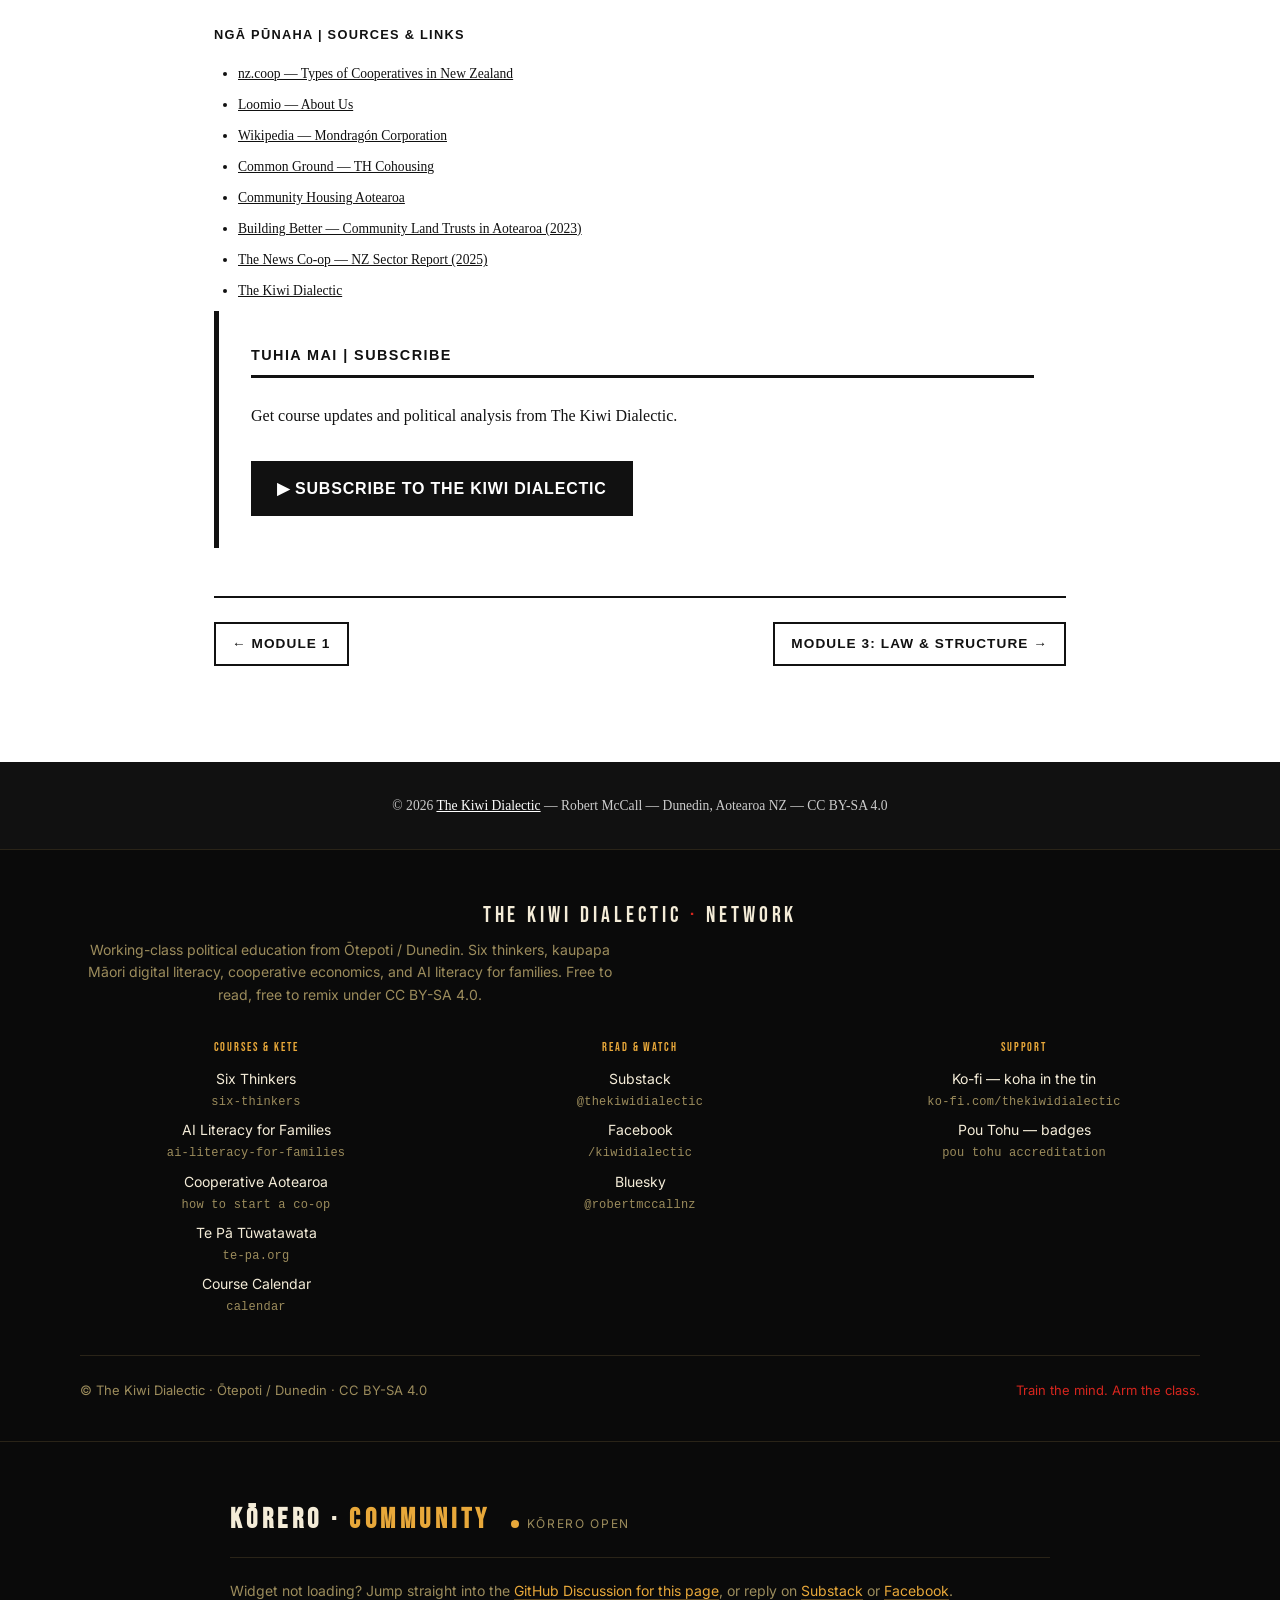
<file: module2.html>
<!DOCTYPE html>
<html lang="en">
<head>
<meta charset="UTF-8">
<meta name="viewport" content="width=device-width, initial-scale=1.0">
<title>Module 2: Types of Cooperatives | Cooperative Aotearoa</title>
<link rel="stylesheet" href="style.css">
  <link rel="stylesheet" href="assets/community.css">
</head>
<body>
<header>
  <div class="logo"><a href="https://www.kiwidialectic.com" target="_blank">THE KIWI DIALECTIC</a></div>
  <nav>
    <a href="index.html">Home</a>
    <a href="module1.html">01</a>
    <a href="module2.html">02</a>
    <a href="module3.html">03</a>
    <a href="module4.html">04</a>
    <a href="module5.html">05</a>
    <a href="module6.html">06</a>
  </nav>
</header>

<div class="module-header">
  <div class="module-num">Module 02 &mdash; He Ako Tuarua</div>
  <h1>Ng&#257; Momo Umanga Mahi Ng&#257;tahi</h1>
  <h2>Types of Cooperatives in Aotearoa &mdash; Workers, Consumers, Housing, Finance, Platform &amp; Producers</h2>
</div>

<main>

  <div class="freire-box">
    &ldquo;It is not enough to simply think about the world &mdash; you must act to change it. And to act, you must understand its forms.&rdquo;
    <cite>&mdash; Paulo Freire, <em>Pedagogy of the Oppressed</em> (1968)</cite>
  </div>

  <div class="section-block">
    <h3>Ko t&#333; T&#257;tai K&#333;rero | Generative Theme</h3>
    <p>Not all cooperatives look the same. You might work in one, shop in one, rent through one, or bank with one &mdash; without realising it. Understanding the different <em>forms</em> of cooperative organisation is the first step to choosing the right model for your community or workplace.</p>
  </div>

  <div class="section-block">
    <h3>01 &mdash; Umanga Mahi | Worker Cooperatives</h3>
    <p><strong>Worker cooperatives</strong> are owned and governed by their employees. Every worker is a member-owner. Profit is shared among those who create it. There is no absentee shareholder class.</p>
    <p><strong>Aotearoa examples:</strong></p>
    <ul>
      <li><strong><a href="https://www.loomio.com" target="_blank">Loomio Cooperative</a></strong> &mdash; Wellington-based worker-owned software cooperative, born from the Occupy movement and Enspiral network (2013). Builds open-source decision-making tools.</li>
      <li><strong>Ion Technologies</strong> &mdash; IT services worker co-op.</li>
      <li>Many taxi companies registered as Industrial and Provident Societies are effectively worker co-ops.</li>
    </ul>
    <p class="bilingual">Ko ng&#257; umanga mahi, ko ng&#257; kaimahi hoki ko ng&#257; rangatira &mdash; the workers are also the owners.</p>
    <p><strong>Global inspiration:</strong> <a href="https://en.wikipedia.org/wiki/Mondragon_Corporation" target="_blank">Mondrag&#243;n Corporation</a> in the Basque Country, Spain &mdash; founded 1956, now 70,000+ worker-owners across banking, manufacturing, retail and education.</p>
  </div>

  <div class="section-block">
    <h3>02 &mdash; Umanga Kai | Consumer / Retail Cooperatives</h3>
    <p><strong>Consumer cooperatives</strong> are owned by their customers. Members buy shares and elect a board. Surplus is returned as a dividend (patronage rebate) based on how much you spend, not how much capital you hold.</p>
    <p><strong>Aotearoa examples:</strong></p>
    <ul>
      <li><strong>Foodstuffs</strong> (New World, PAK&rsquo;nSAVE, Four Square) &mdash; member-owned cooperative grocers. Foodstuffs South Island &amp; North Island together are among NZ&rsquo;s largest employers.</li>
      <li><strong>Farmlands Trading Society</strong> &mdash; rural consumer cooperative, 62,500 members.</li>
      <li><strong>RuralCo</strong> &mdash; agricultural consumer co-op.</li>
    </ul>
  </div>

  <div class="section-block">
    <h3>03 &mdash; Umanga Kai M&#257;ra | Producer Cooperatives</h3>
    <p>Producers pool their output, processing and marketing power. They are dominant in Aotearoa&rsquo;s agri-food sector.</p>
    <p><strong>Aotearoa examples:</strong></p>
    <ul>
      <li><strong><a href="https://www.fonterra.com" target="_blank">Fonterra Co-operative Group</a></strong> &mdash; world&rsquo;s largest dairy exporter, $18.8B revenue, 10,000+ farmer-owners.</li>
      <li><strong>Silver Fern Farms</strong> &mdash; farmer-owned red meat processor, 7,000 employees.</li>
      <li><strong>Alliance Group</strong> &mdash; sheep &amp; beef farmer cooperative, 4,700 employees.</li>
      <li><strong>Zespri</strong> &mdash; kiwifruit marketing cooperative.</li>
      <li><strong>NZ Hops, Walnuts NZ, MG Group</strong></li>
    </ul>
  </div>

  <div class="section-block">
    <h3>04 &mdash; Whare Nohōanga | Housing Cooperatives</h3>
    <p><strong>Housing cooperatives</strong> are among the most urgently needed forms in Aotearoa, where a housing crisis locks workers out of both ownership and secure tenancy. In a housing co-op, the cooperative owns the property and members hold the right to occupy &mdash; combining the security of ownership with the affordability of collective ownership.</p>
    <p><strong>Aotearoa examples &amp; initiatives:</strong></p>
    <ul>
      <li><strong><a href="https://www.commonground.net.nz/th-cohousing" target="_blank">TH Cohousing (Common Ground)</a></strong> &mdash; community land trust model combining CLT land ownership with a resident cooperative managing operations.</li>
      <li><strong><a href="https://communityhousing.org.nz" target="_blank">Community Housing Aotearoa</a></strong> &mdash; member network supporting community and cooperative housing models.</li>
      <li><strong><a href="https://www.buildingbetter.nz/publication/community-land-trusts-performance-and-relevance-for-aotearoa-new-zealand/" target="_blank">Community Land Trusts in Aotearoa</a></strong> &mdash; Building Better Homes report (2023).</li>
    </ul>
    <p>Housing co-ops are common in Europe (30%+ of housing in Switzerland and Sweden). Aotearoa is lagging &mdash; this is an open field for action.</p>
  </div>

  <div class="section-block">
    <h3>05 &mdash; Umanga P&#363;tea | Financial Cooperatives &amp; Credit Unions</h3>
    <p>Financial cooperatives are owned by their depositor-members. Profits stay with members, not Wall Street.</p>
    <p><strong>Aotearoa examples:</strong></p>
    <ul>
      <li><strong>SBS Bank</strong> (Southland Building Society) &mdash; mutual building society, member-owned.</li>
      <li><strong>The Co-operative Bank</strong> &mdash; 120,000 members, returns 50% of profits to members.</li>
      <li><strong>First Credit Union, Nelson Building Society</strong></li>
      <li><strong>Southern Cross Healthcare Society</strong> &mdash; 811,462 members, NZ&rsquo;s largest cooperative by membership.</li>
      <li><strong>FMG (Farmers Mutual Group)</strong> &mdash; mutual insurer, 52,000 members.</li>
    </ul>
  </div>

  <div class="section-block">
    <h3>06 &mdash; Umanga Ipurangi | Platform Cooperatives</h3>
    <p>Platform cooperatives use digital platforms &mdash; apps, websites, algorithms &mdash; owned and governed by the workers or users who depend on them. They are the cooperative response to Uber, Airbnb and Amazon.</p>
    <p><strong>Aotearoa examples:</strong></p>
    <ul>
      <li><strong>Truestock</strong> &mdash; NZ&rsquo;s only stock photography platform cooperative.</li>
      <li><strong>Loomio</strong> (also a worker co-op) &mdash; platform for democratic group decision-making.</li>
    </ul>
    <p><strong>Global examples:</strong> The Drivers Cooperative (New York) &mdash; ride-hailing co-op competing with Uber. Up&Go (home cleaning co-op). Stocksy United (photography).</p>
  </div>

  <div class="section-block">
    <h3>He Hononga | How Types Connect</h3>
    <p>These types are not silos. A worker housing cooperative could build and manage homes while employing its own maintenance workers. A producer cooperative could develop its own retail consumer co-op. A platform cooperative could serve worker cooperatives as members. <strong>The solidarity economy grows when cooperatives cooperate with each other</strong> &mdash; ICA Principle 6.</p>
  </div>

  <div class="praxis-box">
    <h4>&#9632; Praxis | Whakaaro me te Mahi &mdash; Reflect &amp; Act</h4>
    <p><strong>Reflect:</strong> Which type of cooperative most fits a need you see in your community right now? Housing? Food? A platform for gig workers?</p>
    <p><strong>Research:</strong> Visit <a href="https://nz.coop/legislation" target="_blank">nz.coop/legislation</a> to understand which legislation governs the cooperative type you&rsquo;re interested in.</p>
    <p><strong>Connect:</strong> Look up the Enspiral Network &mdash; a Wellington-based community of cooperatives and social enterprises that gave birth to Loomio.</p>
  </div>

  <div class="sources">
    <h4>Ng&#257; P&#363;naha | Sources &amp; Links</h4>
    <ul>
      <li><a href="https://nz.coop/about-co-ops" target="_blank">nz.coop &mdash; Types of Cooperatives in New Zealand</a></li>
      <li><a href="https://www.loomio.com/about/" target="_blank">Loomio &mdash; About Us</a></li>
      <li><a href="https://en.wikipedia.org/wiki/Mondragon_Corporation" target="_blank">Wikipedia &mdash; Mondrag&#243;n Corporation</a></li>
      <li><a href="https://www.commonground.net.nz/th-cohousing" target="_blank">Common Ground &mdash; TH Cohousing</a></li>
      <li><a href="https://communityhousing.org.nz" target="_blank">Community Housing Aotearoa</a></li>
      <li><a href="https://www.buildingbetter.nz/publication/community-land-trusts-performance-and-relevance-for-aotearoa-new-zealand/" target="_blank">Building Better &mdash; Community Land Trusts in Aotearoa (2023)</a></li>
      <li><a href="https://www.thenews.coop/new-zealands-co-ops-punch-above-their-weight-says-sector-report/" target="_blank">The News Co-op &mdash; NZ Sector Report (2025)</a></li>
      <li><a href="https://www.kiwidialectic.com" target="_blank">The Kiwi Dialectic</a></li>
    </ul>
  </div>

  <section class="subscribe">
    <h3>Tuhia mai | Subscribe</h3>
    <p>Get course updates and political analysis from The Kiwi Dialectic.</p>
    <a href="https://www.kiwidialectic.com/subscribe" class="btn-subscribe" target="_blank">&#9654; Subscribe to The Kiwi Dialectic</a>
  </section>

  <div class="module-nav">
    <a href="module1.html">&larr; Module 1</a>
    <a href="module3.html">Module 3: Law &amp; Structure &rarr;</a>
  </div>
</main>

<footer>
  <p>&#169; 2026 <a href="https://www.kiwidialectic.com" target="_blank">The Kiwi Dialectic</a> &mdash; Robert McCall &mdash; Dunedin, Aotearoa NZ &mdash; CC BY-SA 4.0</p>
</footer>

<style>
.kd-hub{--kd-bg:#0a0a0a;--kd-bg-2:#121212;--kd-fg:#f4ecd8;--kd-muted:#9c8c5c;--kd-line:#2a2418;--kd-red:#d7261e;--kd-koura:#e8a83a;background:var(--kd-bg);color:var(--kd-fg);border-top:1px solid var(--kd-line);padding:48px 22px 40px;font-family:'Inter',-apple-system,BlinkMacSystemFont,'Helvetica Neue',Arial,sans-serif;font-size:15px;line-height:1.6;margin-top:0}
footer + .kd-hub, .kd-hub{margin-top:0}
.kd-hub *{box-sizing:border-box}
.kd-hub .kd-inner{max-width:1120px;margin:0 auto}
.kd-hub .kd-brand{font-family:'Bebas Neue','Oswald',sans-serif;letter-spacing:.18em;font-size:22px;color:var(--kd-fg);margin:0 0 6px}
.kd-hub .kd-brand span{color:var(--kd-red)}
.kd-hub .kd-tag{color:var(--kd-muted);font-size:14px;margin:0 0 32px;max-width:60ch}
.kd-hub .kd-grid{display:grid;grid-template-columns:repeat(auto-fit,minmax(220px,1fr));gap:20px 32px;padding-bottom:32px;border-bottom:1px solid var(--kd-line)}
.kd-hub .kd-col h4{font-family:'Bebas Neue',sans-serif;letter-spacing:.16em;font-size:12px;color:var(--kd-koura);margin:0 0 10px;text-transform:uppercase;font-weight:500}
.kd-hub .kd-col ul{list-style:none;margin:0;padding:0}
.kd-hub .kd-col li{margin:0 0 6px}
.kd-hub .kd-col a{color:var(--kd-fg);text-decoration:none;font-size:14px;border-bottom:1px solid transparent;transition:border-color .15s,color .15s}
.kd-hub .kd-col a:hover{color:var(--kd-red);border-bottom-color:var(--kd-red)}
.kd-hub .kd-col a .kd-host{color:var(--kd-muted);font-size:12px;font-family:ui-monospace,SFMono-Regular,Menlo,monospace;display:block;margin-top:2px;letter-spacing:.02em}
.kd-hub .kd-legal{padding-top:24px;display:flex;justify-content:space-between;flex-wrap:wrap;gap:12px;color:var(--kd-muted);font-size:13px}
.kd-hub .kd-legal a{color:var(--kd-red);text-decoration:none}
.kd-hub .kd-legal a:hover{text-decoration:underline}
@media (max-width:520px){.kd-hub{padding:40px 18px 32px}.kd-hub .kd-grid{gap:22px}}
</style>
<footer class="kd-hub" role="contentinfo">
  <div class="kd-inner">
    <p class="kd-brand">THE KIWI DIALECTIC <span>·</span> NETWORK</p>
    <p class="kd-tag">Working-class political education from Ōtepoti / Dunedin. Six thinkers, kaupapa Māori digital literacy, cooperative economics, and AI literacy for families. Free to read, free to remix under CC BY-SA 4.0.</p>
    <div class="kd-grid">
      <div class="kd-col">
        <h4>Courses &amp; Kete</h4>
        <ul>
          <li><a href="https://robertmccallnz.github.io/six-thinkers/">Six Thinkers<span class="kd-host">six-thinkers</span></a></li>
          <li><a href="https://ai-literacy-for-families.vercel.app/">AI Literacy for Families<span class="kd-host">ai-literacy-for-families</span></a></li>
          <li><a href="https://robertmccallnz.github.io/cooperative-aotearoa/">Cooperative Aotearoa<span class="kd-host">how to start a co-op</span></a></li>
          <li><a href="https://www.te-pa.org/">Te Pā Tūwatawata<span class="kd-host">te-pa.org</span></a></li>
          <li><a href="https://robertmccallnz.github.io/kiwidialecticcalendar-/github-calendar-connector.html">Course Calendar<span class="kd-host">calendar</span></a></li>
        </ul>
      </div>
      <div class="kd-col">
        <h4>Read &amp; Watch</h4>
        <ul>
          <li><a href="https://substack.com/@thekiwidialectic">Substack<span class="kd-host">@thekiwidialectic</span></a></li>
          <li><a href="https://www.facebook.com/kiwidialectic/">Facebook<span class="kd-host">/kiwidialectic</span></a></li>
          <li><a href="https://bsky.app/profile/robertmccallnz.bsky.social">Bluesky<span class="kd-host">@robertmccallnz</span></a></li>
        </ul>
      </div>
      <div class="kd-col">
        <h4>Support</h4>
        <ul>
          <li><a href="https://ko-fi.com/thekiwidialectic">Ko-fi — koha in the tin<span class="kd-host">ko-fi.com/thekiwidialectic</span></a></li>
          <li><a href="https://robertmccallnz.github.io/kiwidialecticcalendar-/badges/">Pou Tohu — badges<span class="kd-host">pou tohu accreditation</span></a></li>
        </ul>
      </div>
    </div>
    <div class="kd-legal">
      <span>© The Kiwi Dialectic · Ōtepoti / Dunedin · CC BY-SA 4.0</span>
      <span><a href="https://robertmccallnz.github.io/six-thinkers/">Train the mind. Arm the class.</a></span>
    </div>
  </div>
</footer>



<section class="kd-community" aria-label="Community discussion">
  <div class="kc-inner">
    <div class="kc-head">
      <h2 class="kc-title">Kōrero · <span>Community</span></h2>
      <span class="kc-live"><span class="kc-dot"></span><span>Kōrero open</span></span>
    </div>
    <p class="kc-lede">Kōrero mai — join the discussion below.</p>
    <p class="kc-meta">One thread per page. Public GitHub Discussion.</p>
    <div id="kd-comments"></div>
    <p class="kc-fallback">Widget not loading? Reply on Substack or Facebook.</p>
  </div>
</section>
<script src="assets/community.js" defer></script>
</body>
</html>
</file>
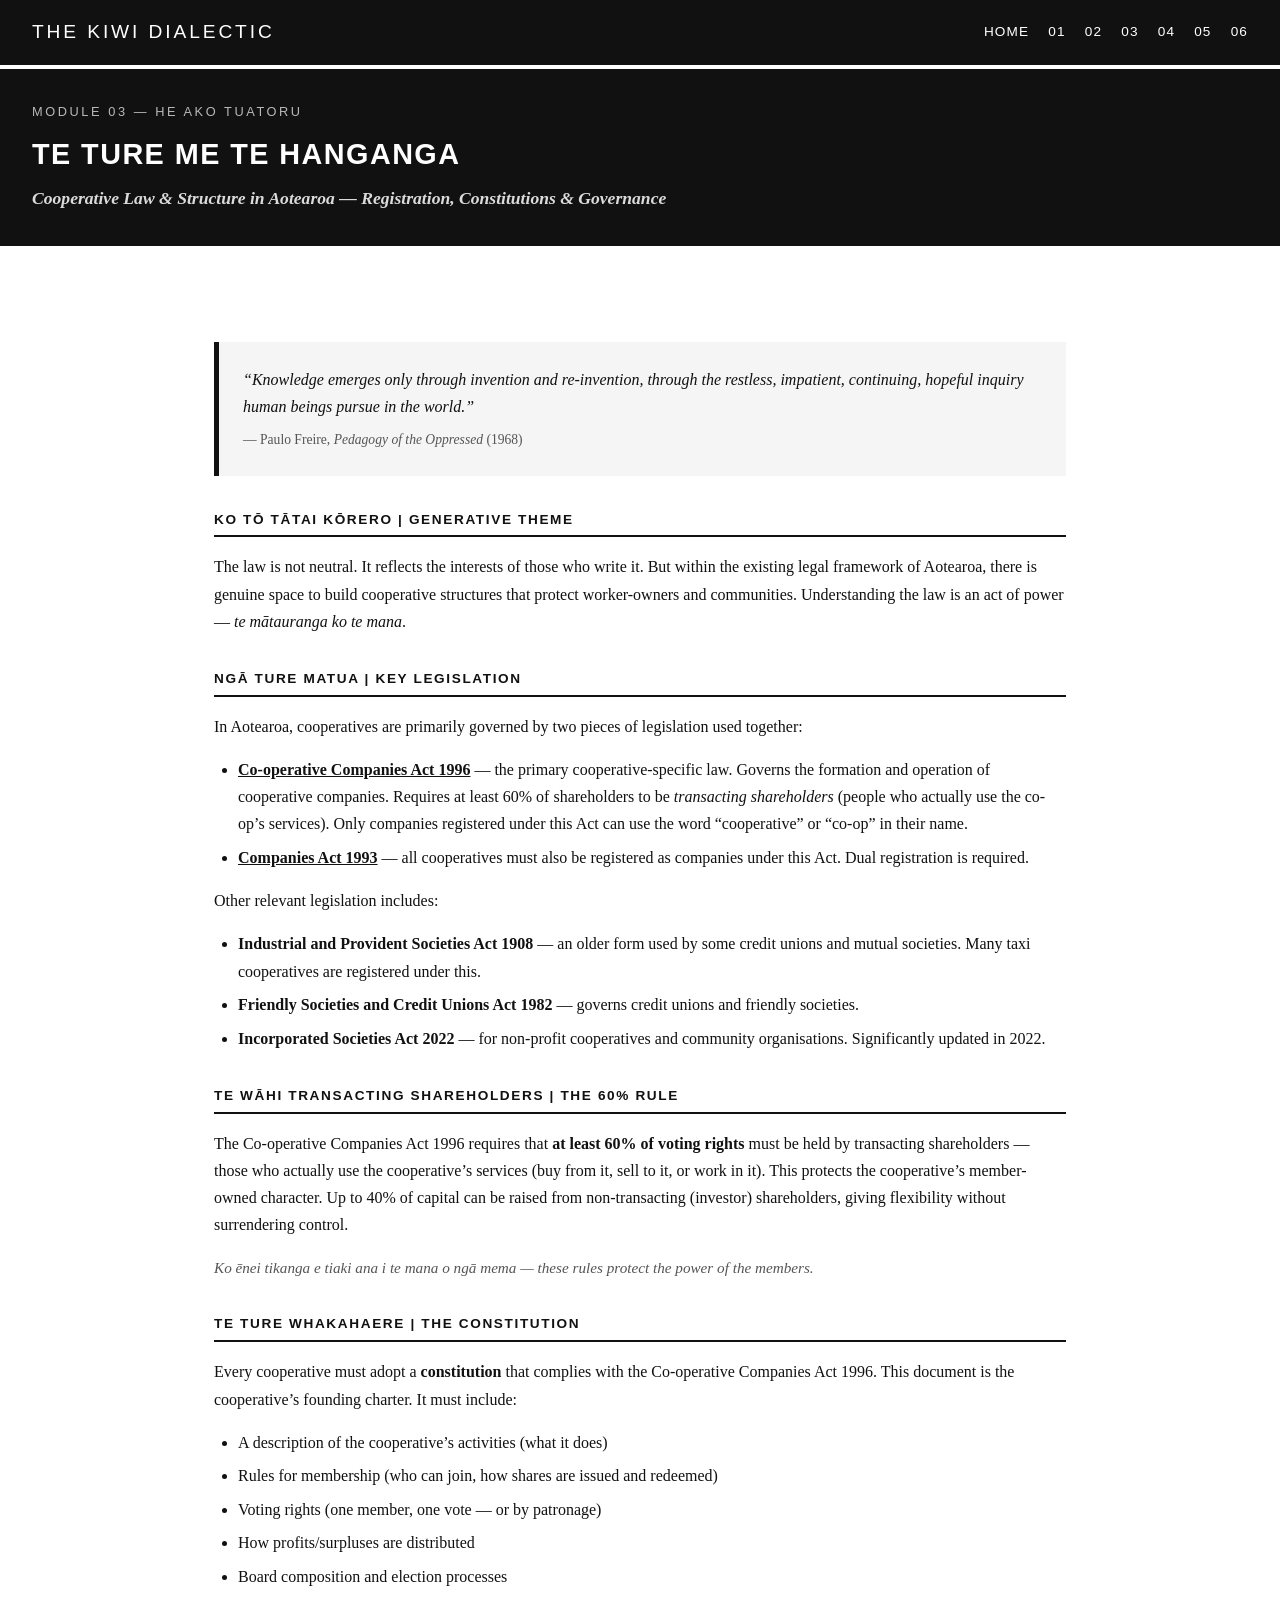
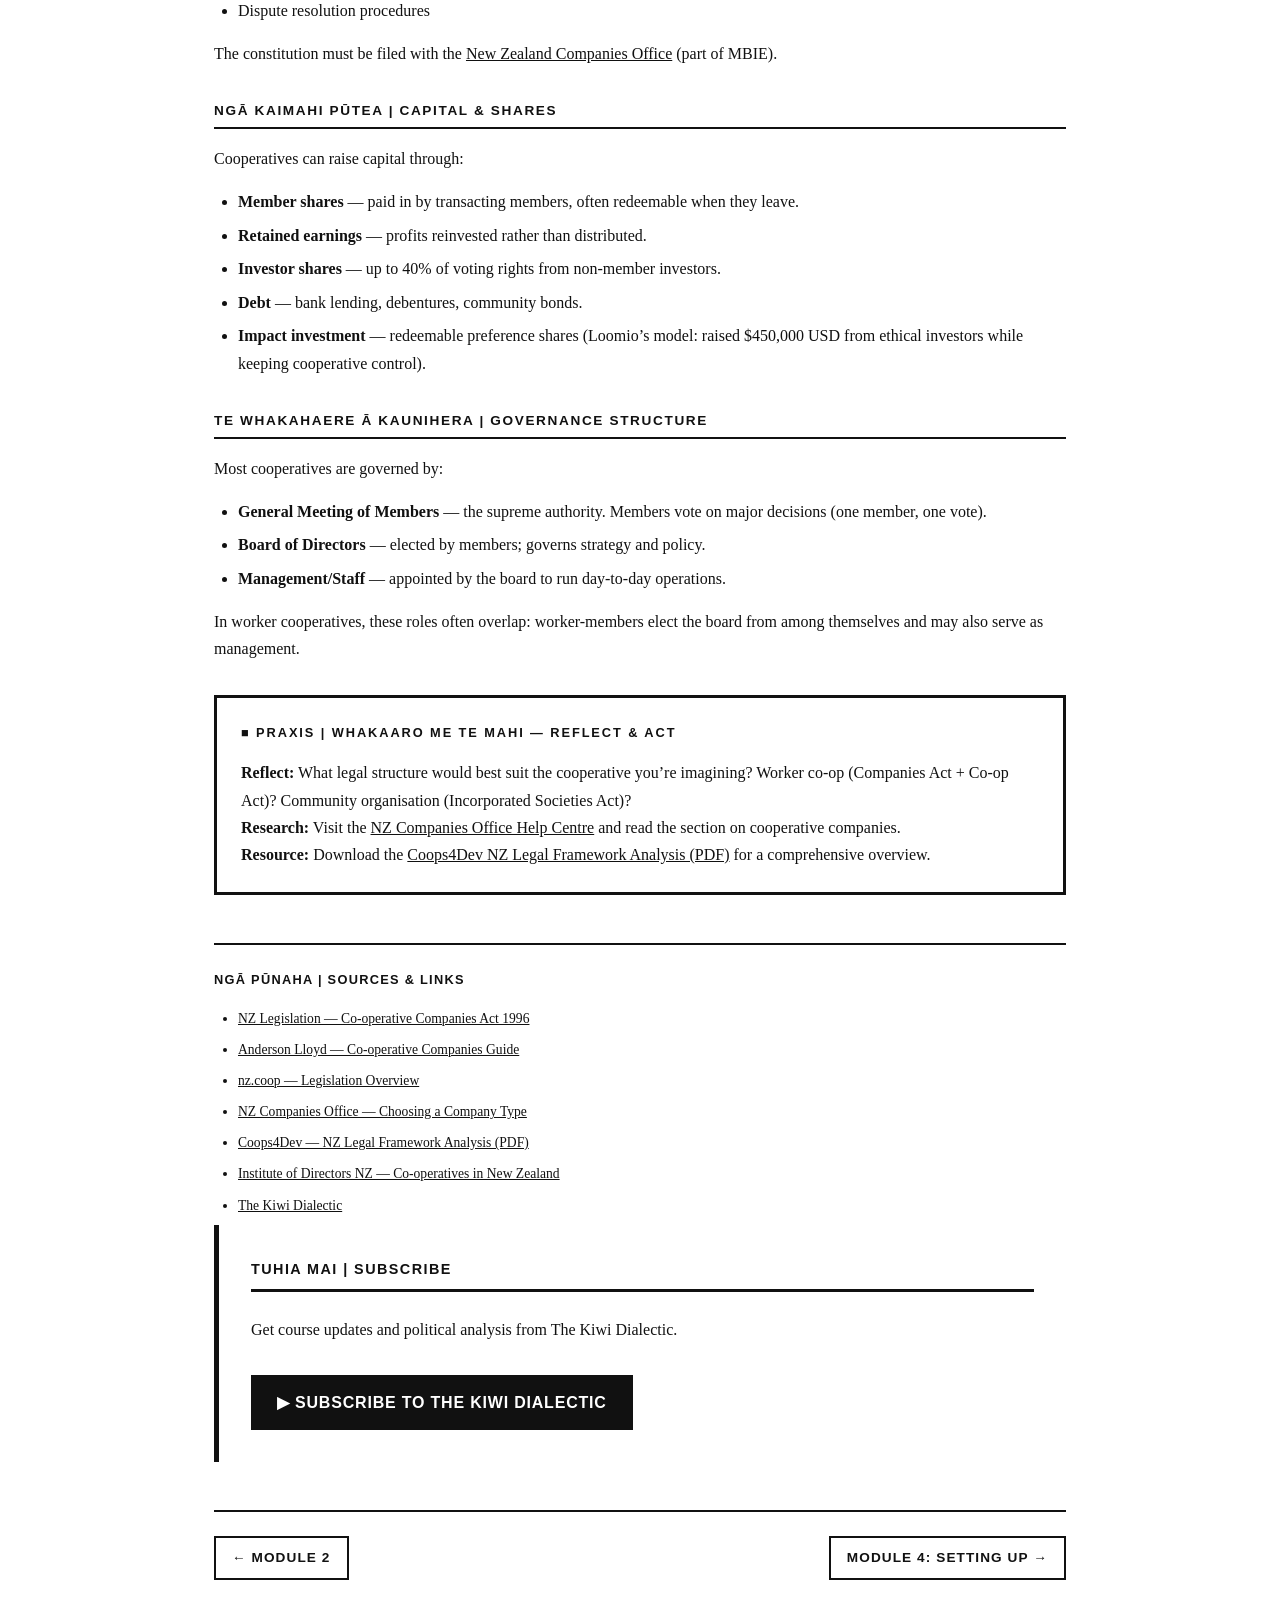
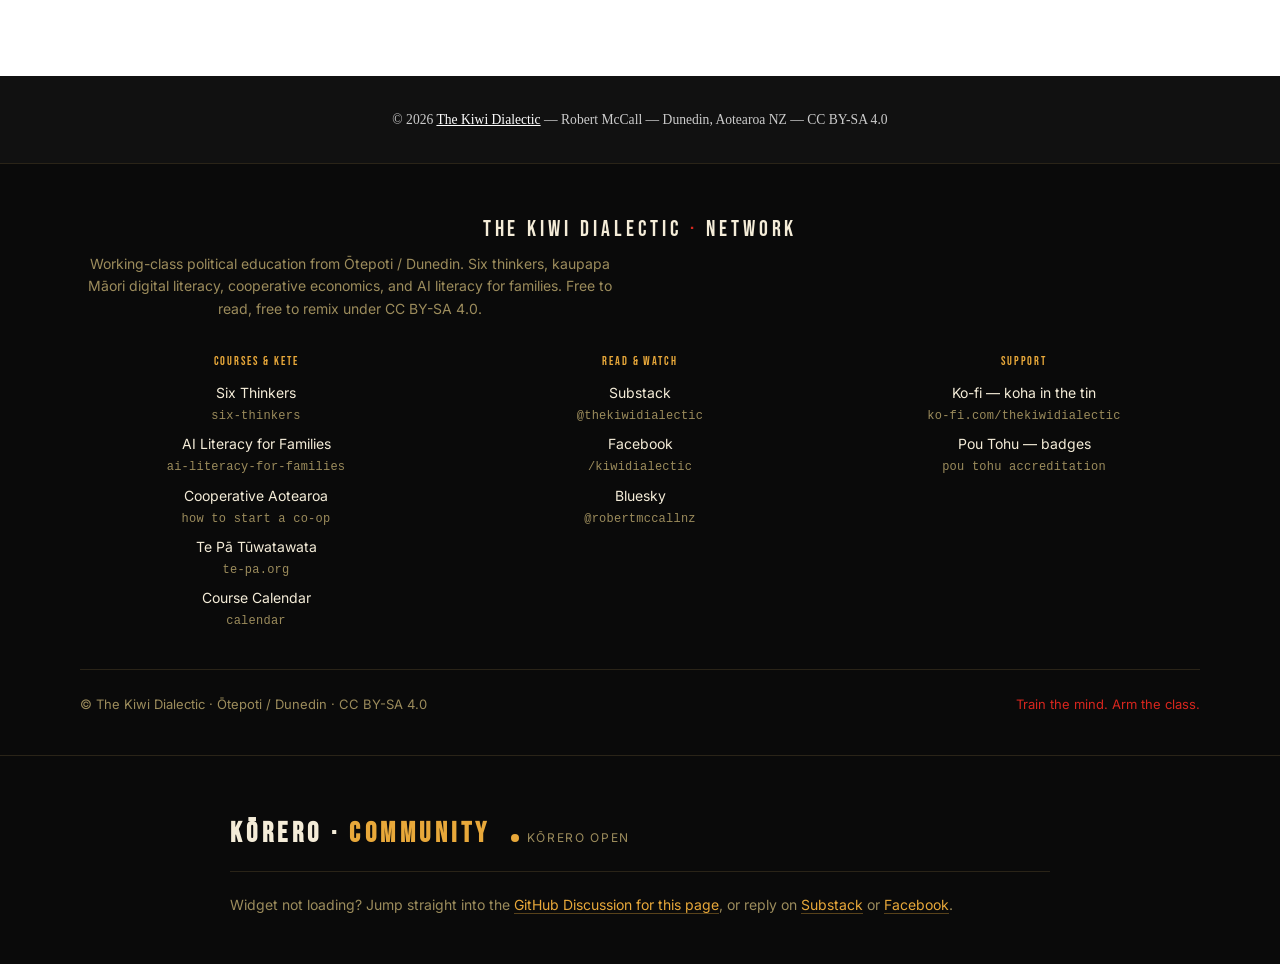
<file: module3.html>
<!DOCTYPE html>
<html lang="en">
<head>
<meta charset="UTF-8">
<meta name="viewport" content="width=device-width, initial-scale=1.0">
<title>Module 3: Law & Structure | Cooperative Aotearoa</title>
<link rel="stylesheet" href="style.css">
  <link rel="stylesheet" href="assets/community.css">
</head>
<body>
<header>
  <div class="logo"><a href="https://www.kiwidialectic.com" target="_blank">THE KIWI DIALECTIC</a></div>
  <nav>
    <a href="index.html">Home</a>
    <a href="module1.html">01</a>
    <a href="module2.html">02</a>
    <a href="module3.html">03</a>
    <a href="module4.html">04</a>
    <a href="module5.html">05</a>
    <a href="module6.html">06</a>
  </nav>
</header>

<div class="module-header">
  <div class="module-num">Module 03 &mdash; He Ako Tuatoru</div>
  <h1>Te Ture me te Hanganga</h1>
  <h2>Cooperative Law &amp; Structure in Aotearoa &mdash; Registration, Constitutions &amp; Governance</h2>
</div>

<main>

  <div class="freire-box">
    &ldquo;Knowledge emerges only through invention and re-invention, through the restless, impatient, continuing, hopeful inquiry human beings pursue in the world.&rdquo;
    <cite>&mdash; Paulo Freire, <em>Pedagogy of the Oppressed</em> (1968)</cite>
  </div>

  <div class="section-block">
    <h3>Ko t&#333; T&#257;tai K&#333;rero | Generative Theme</h3>
    <p>The law is not neutral. It reflects the interests of those who write it. But within the existing legal framework of Aotearoa, there is genuine space to build cooperative structures that protect worker-owners and communities. Understanding the law is an act of power &mdash; <em>te m&#257;tauranga ko te mana</em>.</p>
  </div>

  <div class="section-block">
    <h3>Ng&#257; Ture Matua | Key Legislation</h3>
    <p>In Aotearoa, cooperatives are primarily governed by two pieces of legislation used together:</p>
    <ul>
      <li><strong><a href="https://www.legislation.govt.nz/act/public/1996/0024/latest/DLM375150.html" target="_blank">Co-operative Companies Act 1996</a></strong> &mdash; the primary cooperative-specific law. Governs the formation and operation of cooperative companies. Requires at least 60% of shareholders to be <em>transacting shareholders</em> (people who actually use the co-op&rsquo;s services). Only companies registered under this Act can use the word &ldquo;cooperative&rdquo; or &ldquo;co-op&rdquo; in their name.</li>
      <li><strong><a href="https://www.legislation.govt.nz/act/public/1993/0105/latest/DLM319569.html" target="_blank">Companies Act 1993</a></strong> &mdash; all cooperatives must also be registered as companies under this Act. Dual registration is required.</li>
    </ul>
    <p>Other relevant legislation includes:</p>
    <ul>
      <li><strong>Industrial and Provident Societies Act 1908</strong> &mdash; an older form used by some credit unions and mutual societies. Many taxi cooperatives are registered under this.</li>
      <li><strong>Friendly Societies and Credit Unions Act 1982</strong> &mdash; governs credit unions and friendly societies.</li>
      <li><strong>Incorporated Societies Act 2022</strong> &mdash; for non-profit cooperatives and community organisations. Significantly updated in 2022.</li>
    </ul>
  </div>

  <div class="section-block">
    <h3>Te W&#257;hi Transacting Shareholders | The 60% Rule</h3>
    <p>The Co-operative Companies Act 1996 requires that <strong>at least 60% of voting rights</strong> must be held by transacting shareholders &mdash; those who actually use the cooperative&rsquo;s services (buy from it, sell to it, or work in it). This protects the cooperative&rsquo;s member-owned character. Up to 40% of capital can be raised from non-transacting (investor) shareholders, giving flexibility without surrendering control.</p>
    <p class="bilingual">Ko &#275;nei tikanga e tiaki ana i te mana o ng&#257; mema &mdash; these rules protect the power of the members.</p>
  </div>

  <div class="section-block">
    <h3>Te Ture Whakahaere | The Constitution</h3>
    <p>Every cooperative must adopt a <strong>constitution</strong> that complies with the Co-operative Companies Act 1996. This document is the cooperative&rsquo;s founding charter. It must include:</p>
    <ul>
      <li>A description of the cooperative&rsquo;s activities (what it does)</li>
      <li>Rules for membership (who can join, how shares are issued and redeemed)</li>
      <li>Voting rights (one member, one vote &mdash; or by patronage)</li>
      <li>How profits/surpluses are distributed</li>
      <li>Board composition and election processes</li>
      <li>Dispute resolution procedures</li>
    </ul>
    <p>The constitution must be filed with the <a href="https://www.companiesoffice.govt.nz" target="_blank">New Zealand Companies Office</a> (part of MBIE).</p>
  </div>

  <div class="section-block">
    <h3>Ng&#257; Kaimahi P&#363;tea | Capital &amp; Shares</h3>
    <p>Cooperatives can raise capital through:</p>
    <ul>
      <li><strong>Member shares</strong> &mdash; paid in by transacting members, often redeemable when they leave.</li>
      <li><strong>Retained earnings</strong> &mdash; profits reinvested rather than distributed.</li>
      <li><strong>Investor shares</strong> &mdash; up to 40% of voting rights from non-member investors.</li>
      <li><strong>Debt</strong> &mdash; bank lending, debentures, community bonds.</li>
      <li><strong>Impact investment</strong> &mdash; redeemable preference shares (Loomio&rsquo;s model: raised $450,000 USD from ethical investors while keeping cooperative control).</li>
    </ul>
  </div>

  <div class="section-block">
    <h3>Te Whakahaere &#257; Kaunihera | Governance Structure</h3>
    <p>Most cooperatives are governed by:</p>
    <ul>
      <li><strong>General Meeting of Members</strong> &mdash; the supreme authority. Members vote on major decisions (one member, one vote).</li>
      <li><strong>Board of Directors</strong> &mdash; elected by members; governs strategy and policy.</li>
      <li><strong>Management/Staff</strong> &mdash; appointed by the board to run day-to-day operations.</li>
    </ul>
    <p>In worker cooperatives, these roles often overlap: worker-members elect the board from among themselves and may also serve as management.</p>
  </div>

  <div class="praxis-box">
    <h4>&#9632; Praxis | Whakaaro me te Mahi &mdash; Reflect &amp; Act</h4>
    <p><strong>Reflect:</strong> What legal structure would best suit the cooperative you&rsquo;re imagining? Worker co-op (Companies Act + Co-op Act)? Community organisation (Incorporated Societies Act)?</p>
    <p><strong>Research:</strong> Visit the <a href="https://companies-register.companiesoffice.govt.nz/help-centre/before-you-start-a-company/choosing-a-type-of-company-for-your-bu" target="_blank">NZ Companies Office Help Centre</a> and read the section on cooperative companies.</p>
    <p><strong>Resource:</strong> Download the <a href="https://coops4dev.coop/sites/default/files/2020-04/National%20Report%20-%20New%20Zealand_0.pdf" target="_blank">Coops4Dev NZ Legal Framework Analysis (PDF)</a> for a comprehensive overview.</p>
  </div>

  <div class="sources">
    <h4>Ng&#257; P&#363;naha | Sources &amp; Links</h4>
    <ul>
      <li><a href="https://www.legislation.govt.nz/act/public/1996/0024/latest/DLM375150.html" target="_blank">NZ Legislation &mdash; Co-operative Companies Act 1996</a></li>
      <li><a href="https://www.al.nz/co-operative-companies/" target="_blank">Anderson Lloyd &mdash; Co-operative Companies Guide</a></li>
      <li><a href="https://nz.coop/legislation" target="_blank">nz.coop &mdash; Legislation Overview</a></li>
      <li><a href="https://companies-register.companiesoffice.govt.nz/help-centre/before-you-start-a-company/choosing-a-type-of-company-for-your-bu" target="_blank">NZ Companies Office &mdash; Choosing a Company Type</a></li>
      <li><a href="https://coops4dev.coop/sites/default/files/2020-04/National%20Report%20-%20New%20Zealand_0.pdf" target="_blank">Coops4Dev &mdash; NZ Legal Framework Analysis (PDF)</a></li>
      <li><a href="https://www.iod.org.nz/resources-and-insights/guides-and-resources/co-operatives-in-new-zealand" target="_blank">Institute of Directors NZ &mdash; Co-operatives in New Zealand</a></li>
      <li><a href="https://www.kiwidialectic.com" target="_blank">The Kiwi Dialectic</a></li>
    </ul>
  </div>

  <section class="subscribe">
    <h3>Tuhia mai | Subscribe</h3>
    <p>Get course updates and political analysis from The Kiwi Dialectic.</p>
    <a href="https://www.kiwidialectic.com/subscribe" class="btn-subscribe" target="_blank">&#9654; Subscribe to The Kiwi Dialectic</a>
  </section>

  <div class="module-nav">
    <a href="module2.html">&larr; Module 2</a>
    <a href="module4.html">Module 4: Setting Up &rarr;</a>
  </div>
</main>

<footer>
  <p>&#169; 2026 <a href="https://www.kiwidialectic.com" target="_blank">The Kiwi Dialectic</a> &mdash; Robert McCall &mdash; Dunedin, Aotearoa NZ &mdash; CC BY-SA 4.0</p>
</footer>

<style>
.kd-hub{--kd-bg:#0a0a0a;--kd-bg-2:#121212;--kd-fg:#f4ecd8;--kd-muted:#9c8c5c;--kd-line:#2a2418;--kd-red:#d7261e;--kd-koura:#e8a83a;background:var(--kd-bg);color:var(--kd-fg);border-top:1px solid var(--kd-line);padding:48px 22px 40px;font-family:'Inter',-apple-system,BlinkMacSystemFont,'Helvetica Neue',Arial,sans-serif;font-size:15px;line-height:1.6;margin-top:0}
footer + .kd-hub, .kd-hub{margin-top:0}
.kd-hub *{box-sizing:border-box}
.kd-hub .kd-inner{max-width:1120px;margin:0 auto}
.kd-hub .kd-brand{font-family:'Bebas Neue','Oswald',sans-serif;letter-spacing:.18em;font-size:22px;color:var(--kd-fg);margin:0 0 6px}
.kd-hub .kd-brand span{color:var(--kd-red)}
.kd-hub .kd-tag{color:var(--kd-muted);font-size:14px;margin:0 0 32px;max-width:60ch}
.kd-hub .kd-grid{display:grid;grid-template-columns:repeat(auto-fit,minmax(220px,1fr));gap:20px 32px;padding-bottom:32px;border-bottom:1px solid var(--kd-line)}
.kd-hub .kd-col h4{font-family:'Bebas Neue',sans-serif;letter-spacing:.16em;font-size:12px;color:var(--kd-koura);margin:0 0 10px;text-transform:uppercase;font-weight:500}
.kd-hub .kd-col ul{list-style:none;margin:0;padding:0}
.kd-hub .kd-col li{margin:0 0 6px}
.kd-hub .kd-col a{color:var(--kd-fg);text-decoration:none;font-size:14px;border-bottom:1px solid transparent;transition:border-color .15s,color .15s}
.kd-hub .kd-col a:hover{color:var(--kd-red);border-bottom-color:var(--kd-red)}
.kd-hub .kd-col a .kd-host{color:var(--kd-muted);font-size:12px;font-family:ui-monospace,SFMono-Regular,Menlo,monospace;display:block;margin-top:2px;letter-spacing:.02em}
.kd-hub .kd-legal{padding-top:24px;display:flex;justify-content:space-between;flex-wrap:wrap;gap:12px;color:var(--kd-muted);font-size:13px}
.kd-hub .kd-legal a{color:var(--kd-red);text-decoration:none}
.kd-hub .kd-legal a:hover{text-decoration:underline}
@media (max-width:520px){.kd-hub{padding:40px 18px 32px}.kd-hub .kd-grid{gap:22px}}
</style>
<footer class="kd-hub" role="contentinfo">
  <div class="kd-inner">
    <p class="kd-brand">THE KIWI DIALECTIC <span>·</span> NETWORK</p>
    <p class="kd-tag">Working-class political education from Ōtepoti / Dunedin. Six thinkers, kaupapa Māori digital literacy, cooperative economics, and AI literacy for families. Free to read, free to remix under CC BY-SA 4.0.</p>
    <div class="kd-grid">
      <div class="kd-col">
        <h4>Courses &amp; Kete</h4>
        <ul>
          <li><a href="https://robertmccallnz.github.io/six-thinkers/">Six Thinkers<span class="kd-host">six-thinkers</span></a></li>
          <li><a href="https://ai-literacy-for-families.vercel.app/">AI Literacy for Families<span class="kd-host">ai-literacy-for-families</span></a></li>
          <li><a href="https://robertmccallnz.github.io/cooperative-aotearoa/">Cooperative Aotearoa<span class="kd-host">how to start a co-op</span></a></li>
          <li><a href="https://www.te-pa.org/">Te Pā Tūwatawata<span class="kd-host">te-pa.org</span></a></li>
          <li><a href="https://robertmccallnz.github.io/kiwidialecticcalendar-/github-calendar-connector.html">Course Calendar<span class="kd-host">calendar</span></a></li>
        </ul>
      </div>
      <div class="kd-col">
        <h4>Read &amp; Watch</h4>
        <ul>
          <li><a href="https://substack.com/@thekiwidialectic">Substack<span class="kd-host">@thekiwidialectic</span></a></li>
          <li><a href="https://www.facebook.com/kiwidialectic/">Facebook<span class="kd-host">/kiwidialectic</span></a></li>
          <li><a href="https://bsky.app/profile/robertmccallnz.bsky.social">Bluesky<span class="kd-host">@robertmccallnz</span></a></li>
        </ul>
      </div>
      <div class="kd-col">
        <h4>Support</h4>
        <ul>
          <li><a href="https://ko-fi.com/thekiwidialectic">Ko-fi — koha in the tin<span class="kd-host">ko-fi.com/thekiwidialectic</span></a></li>
          <li><a href="https://robertmccallnz.github.io/kiwidialecticcalendar-/badges/">Pou Tohu — badges<span class="kd-host">pou tohu accreditation</span></a></li>
        </ul>
      </div>
    </div>
    <div class="kd-legal">
      <span>© The Kiwi Dialectic · Ōtepoti / Dunedin · CC BY-SA 4.0</span>
      <span><a href="https://robertmccallnz.github.io/six-thinkers/">Train the mind. Arm the class.</a></span>
    </div>
  </div>
</footer>



<section class="kd-community" aria-label="Community discussion">
  <div class="kc-inner">
    <div class="kc-head">
      <h2 class="kc-title">Kōrero · <span>Community</span></h2>
      <span class="kc-live"><span class="kc-dot"></span><span>Kōrero open</span></span>
    </div>
    <p class="kc-lede">Kōrero mai — join the discussion below.</p>
    <p class="kc-meta">One thread per page. Public GitHub Discussion.</p>
    <div id="kd-comments"></div>
    <p class="kc-fallback">Widget not loading? Reply on Substack or Facebook.</p>
  </div>
</section>
<script src="assets/community.js" defer></script>
</body>
</html>
</file>
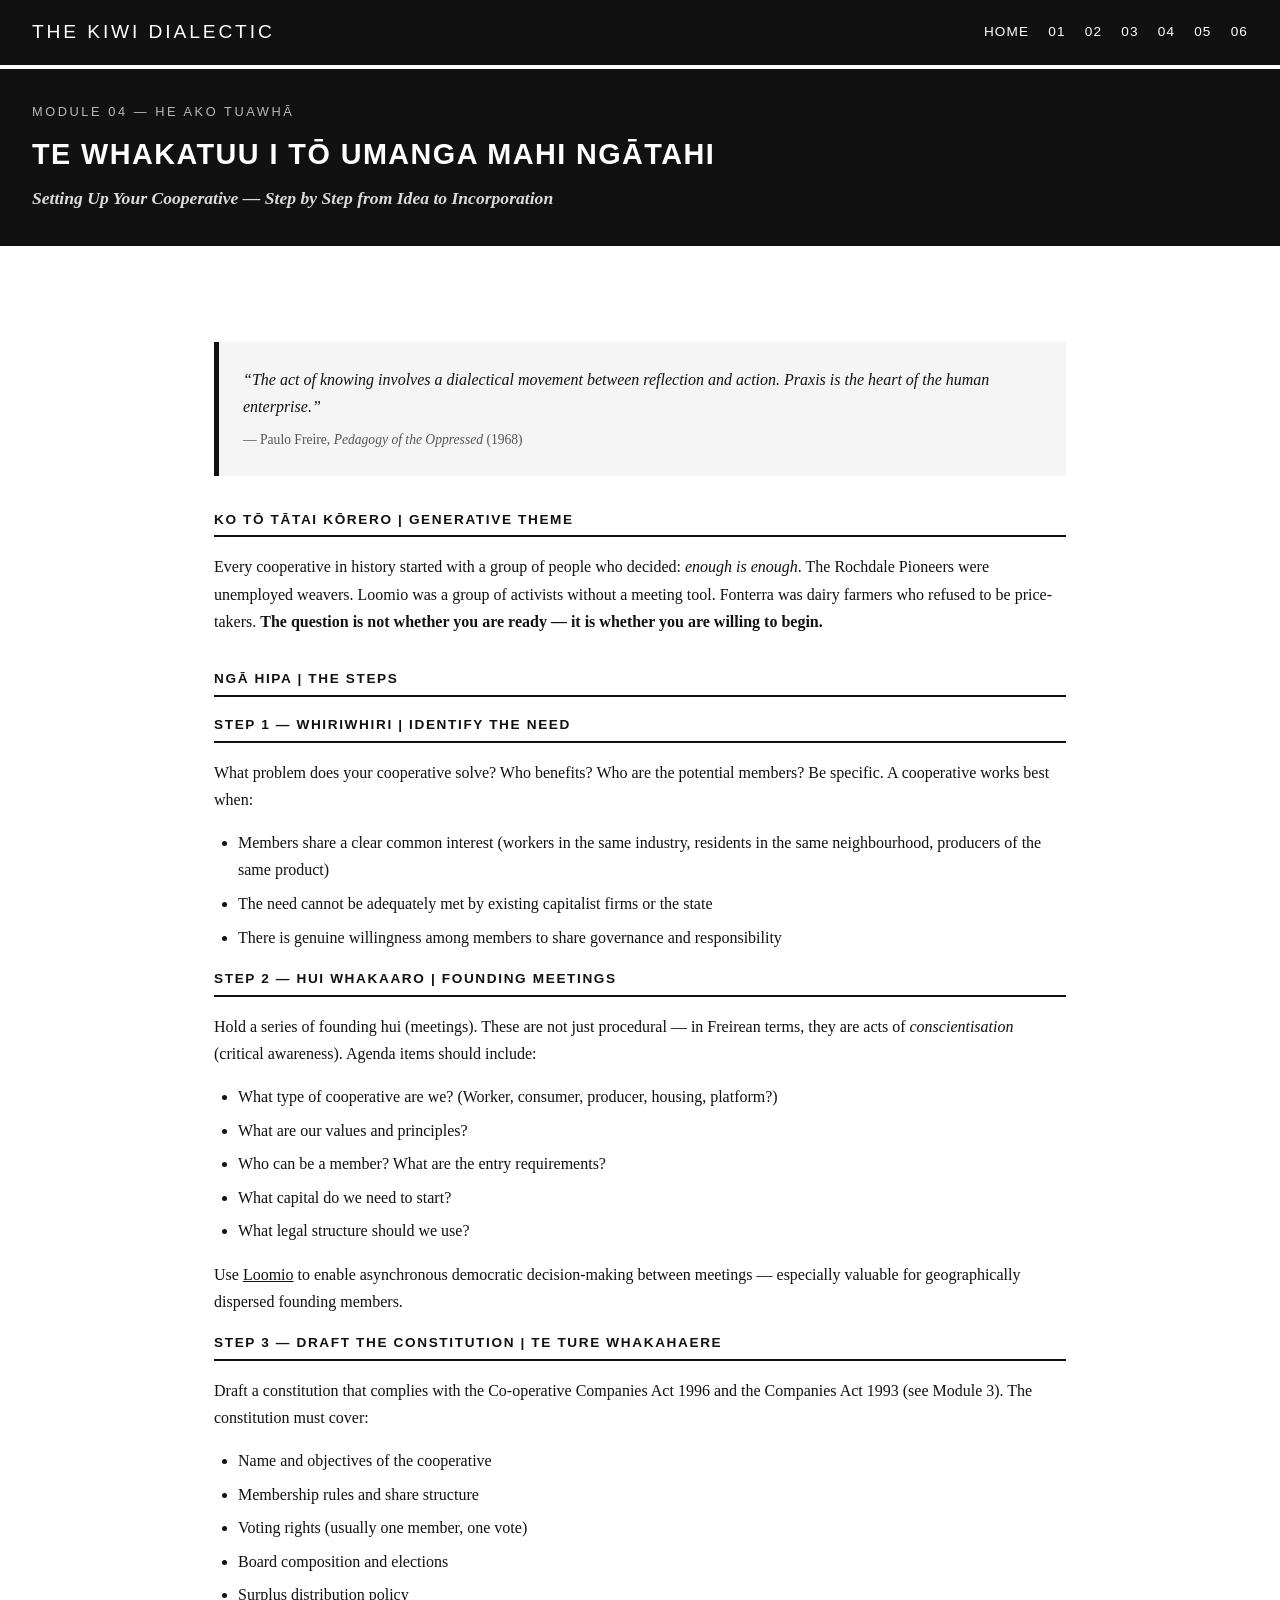
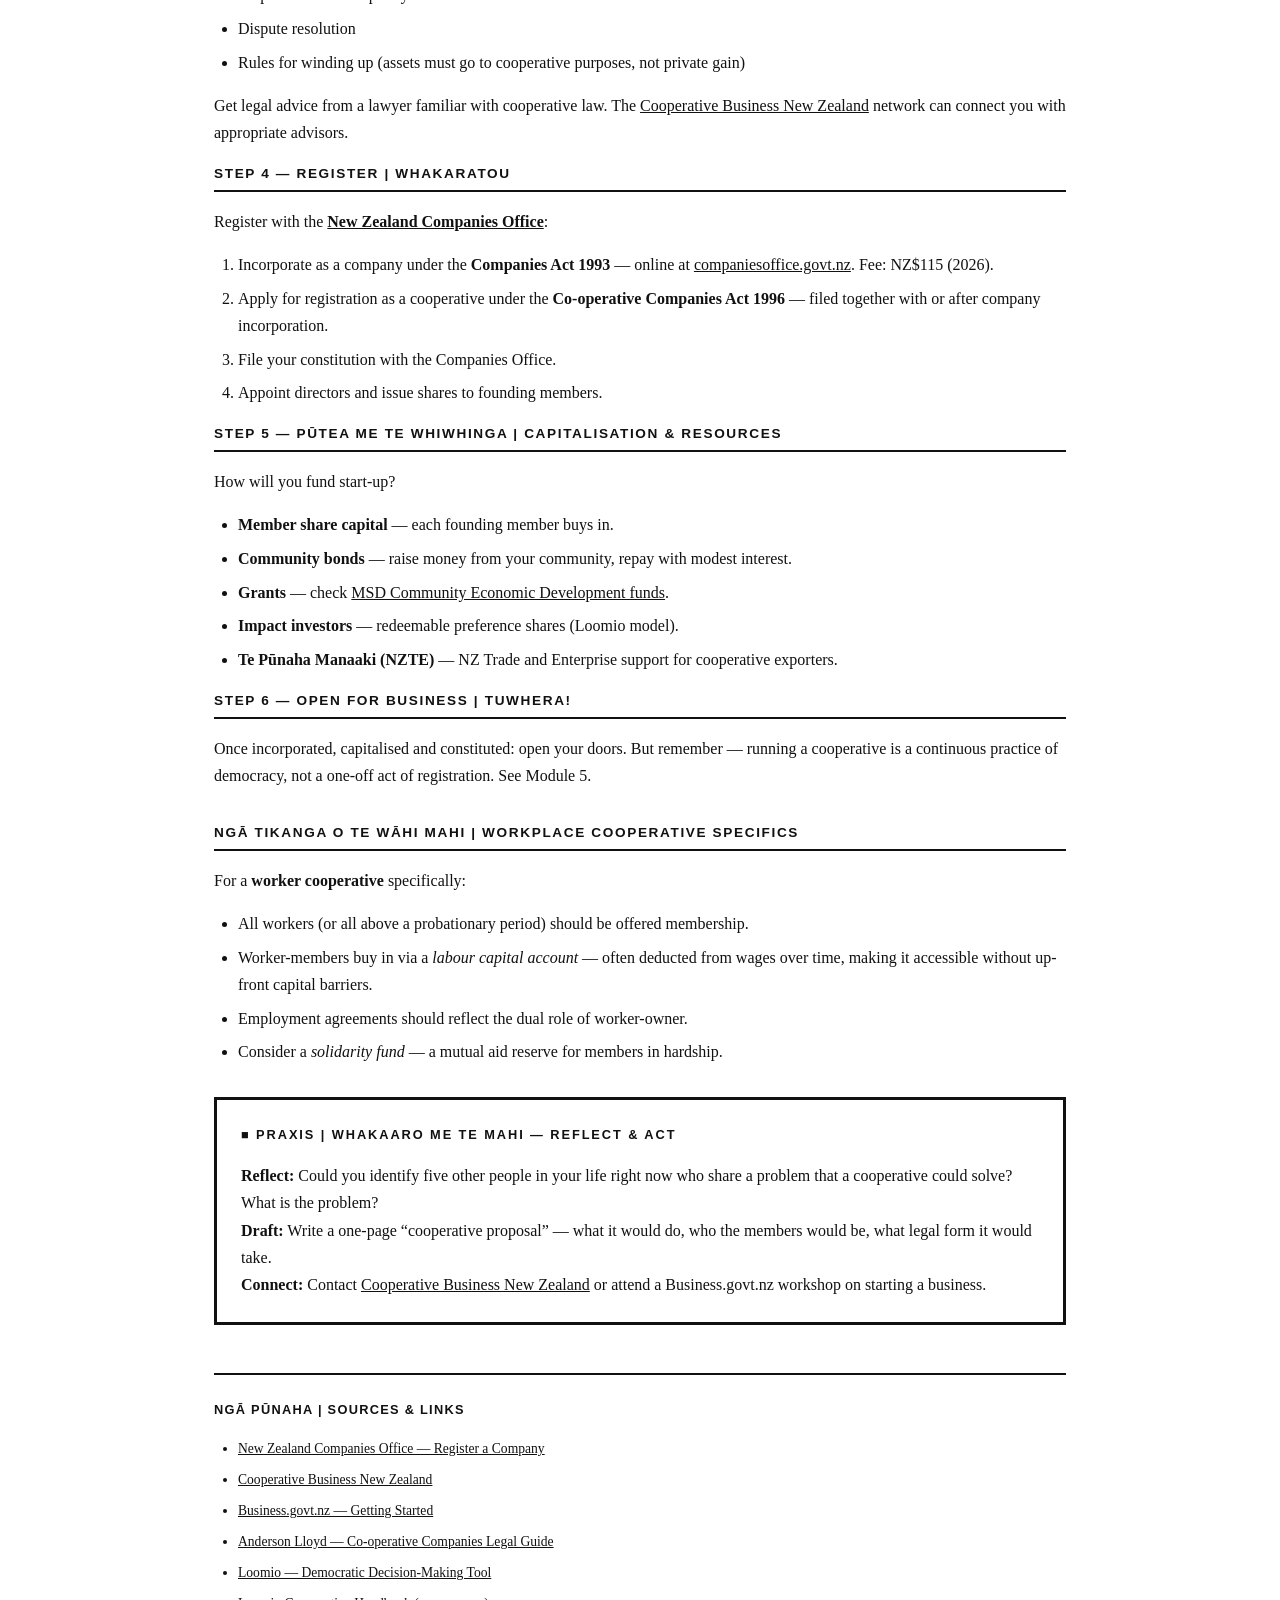
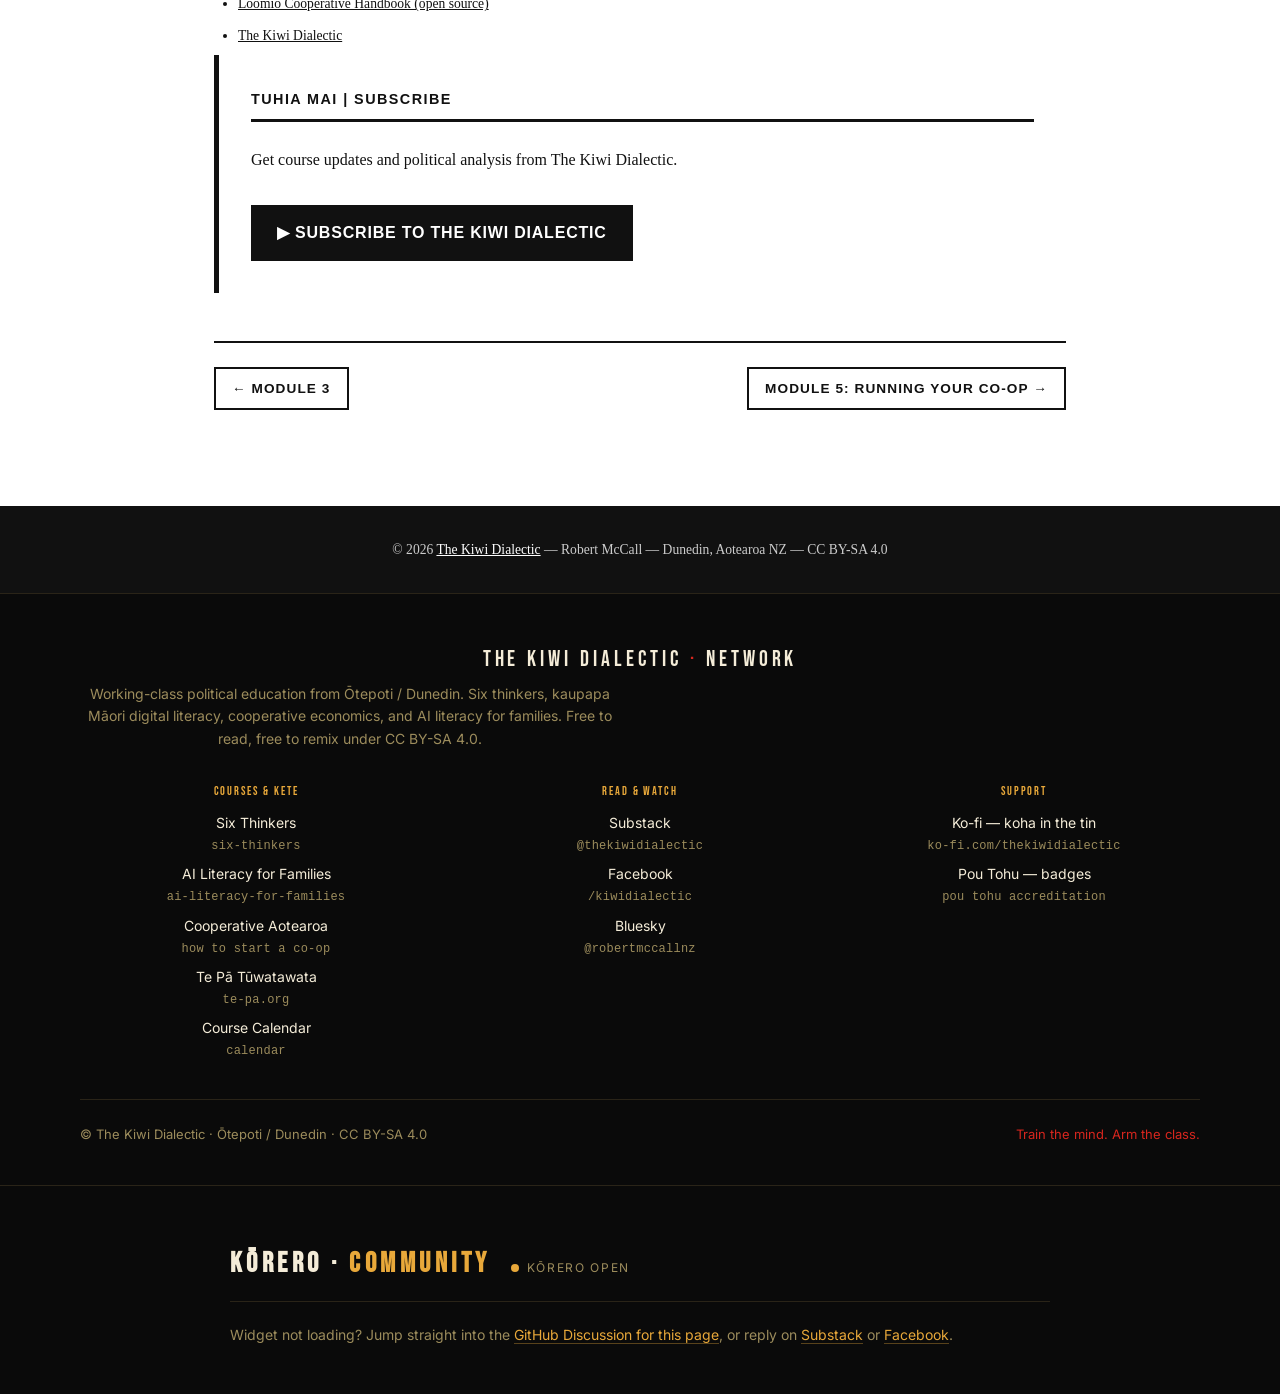
<file: module4.html>
<!DOCTYPE html>
<html lang="en">
<head>
<meta charset="UTF-8">
<meta name="viewport" content="width=device-width, initial-scale=1.0">
<title>Module 4: Setting Up Your Co-op | Cooperative Aotearoa</title>
<link rel="stylesheet" href="style.css">
  <link rel="stylesheet" href="assets/community.css">
</head>
<body>
<header>
  <div class="logo"><a href="https://www.kiwidialectic.com" target="_blank">THE KIWI DIALECTIC</a></div>
  <nav>
    <a href="index.html">Home</a>
    <a href="module1.html">01</a>
    <a href="module2.html">02</a>
    <a href="module3.html">03</a>
    <a href="module4.html">04</a>
    <a href="module5.html">05</a>
    <a href="module6.html">06</a>
  </nav>
</header>

<div class="module-header">
  <div class="module-num">Module 04 &mdash; He Ako Tuawh&#257;</div>
  <h1>Te Whakatuu i t&#333; Umanga Mahi Ng&#257;tahi</h1>
  <h2>Setting Up Your Cooperative &mdash; Step by Step from Idea to Incorporation</h2>
</div>

<main>

  <div class="freire-box">
    &ldquo;The act of knowing involves a dialectical movement between reflection and action. Praxis is the heart of the human enterprise.&rdquo;
    <cite>&mdash; Paulo Freire, <em>Pedagogy of the Oppressed</em> (1968)</cite>
  </div>

  <div class="section-block">
    <h3>Ko t&#333; T&#257;tai K&#333;rero | Generative Theme</h3>
    <p>Every cooperative in history started with a group of people who decided: <em>enough is enough</em>. The Rochdale Pioneers were unemployed weavers. Loomio was a group of activists without a meeting tool. Fonterra was dairy farmers who refused to be price-takers. <strong>The question is not whether you are ready &mdash; it is whether you are willing to begin.</strong></p>
  </div>

  <div class="section-block">
    <h3>Ng&#257; Hipa | The Steps</h3>

    <h3>Step 1 &mdash; Whiriwhiri | Identify the Need</h3>
    <p>What problem does your cooperative solve? Who benefits? Who are the potential members? Be specific. A cooperative works best when:</p>
    <ul>
      <li>Members share a clear common interest (workers in the same industry, residents in the same neighbourhood, producers of the same product)</li>
      <li>The need cannot be adequately met by existing capitalist firms or the state</li>
      <li>There is genuine willingness among members to share governance and responsibility</li>
    </ul>

    <h3>Step 2 &mdash; Hui Whakaaro | Founding Meetings</h3>
    <p>Hold a series of founding hui (meetings). These are not just procedural &mdash; in Freirean terms, they are acts of <em>conscientisation</em> (critical awareness). Agenda items should include:</p>
    <ul>
      <li>What type of cooperative are we? (Worker, consumer, producer, housing, platform?)</li>
      <li>What are our values and principles?</li>
      <li>Who can be a member? What are the entry requirements?</li>
      <li>What capital do we need to start?</li>
      <li>What legal structure should we use?</li>
    </ul>
    <p>Use <a href="https://www.loomio.com" target="_blank">Loomio</a> to enable asynchronous democratic decision-making between meetings &mdash; especially valuable for geographically dispersed founding members.</p>

    <h3>Step 3 &mdash; Draft the Constitution | Te Ture Whakahaere</h3>
    <p>Draft a constitution that complies with the Co-operative Companies Act 1996 and the Companies Act 1993 (see Module 3). The constitution must cover:</p>
    <ul>
      <li>Name and objectives of the cooperative</li>
      <li>Membership rules and share structure</li>
      <li>Voting rights (usually one member, one vote)</li>
      <li>Board composition and elections</li>
      <li>Surplus distribution policy</li>
      <li>Dispute resolution</li>
      <li>Rules for winding up (assets must go to cooperative purposes, not private gain)</li>
    </ul>
    <p>Get legal advice from a lawyer familiar with cooperative law. The <a href="https://nz.coop" target="_blank">Cooperative Business New Zealand</a> network can connect you with appropriate advisors.</p>

    <h3>Step 4 &mdash; Register | Whakaratou</h3>
    <p>Register with the <strong><a href="https://www.companiesoffice.govt.nz" target="_blank">New Zealand Companies Office</a></strong>:</p>
    <ol>
      <li>Incorporate as a company under the <strong>Companies Act 1993</strong> &mdash; online at <a href="https://www.companiesoffice.govt.nz" target="_blank">companiesoffice.govt.nz</a>. Fee: NZ$115 (2026).</li>
      <li>Apply for registration as a cooperative under the <strong>Co-operative Companies Act 1996</strong> &mdash; filed together with or after company incorporation.</li>
      <li>File your constitution with the Companies Office.</li>
      <li>Appoint directors and issue shares to founding members.</li>
    </ol>

    <h3>Step 5 &mdash; P&#363;tea me te Whiwhinga | Capitalisation &amp; Resources</h3>
    <p>How will you fund start-up?</p>
    <ul>
      <li><strong>Member share capital</strong> &mdash; each founding member buys in.</li>
      <li><strong>Community bonds</strong> &mdash; raise money from your community, repay with modest interest.</li>
      <li><strong>Grants</strong> &mdash; check <a href="https://www.communitymatters.govt.nz/" target="_blank">MSD Community Economic Development funds</a>.</li>
      <li><strong>Impact investors</strong> &mdash; redeemable preference shares (Loomio model).</li>
      <li><strong>Te P&#363;naha Manaaki (NZTE)</strong> &mdash; NZ Trade and Enterprise support for cooperative exporters.</li>
    </ul>

    <h3>Step 6 &mdash; Open for Business | Tuwhera!</h3>
    <p>Once incorporated, capitalised and constituted: open your doors. But remember &mdash; running a cooperative is a continuous practice of democracy, not a one-off act of registration. See Module 5.</p>
  </div>

  <div class="section-block">
    <h3>Ng&#257; Tikanga o te W&#257;hi Mahi | Workplace Cooperative Specifics</h3>
    <p>For a <strong>worker cooperative</strong> specifically:</p>
    <ul>
      <li>All workers (or all above a probationary period) should be offered membership.</li>
      <li>Worker-members buy in via a <em>labour capital account</em> &mdash; often deducted from wages over time, making it accessible without up-front capital barriers.</li>
      <li>Employment agreements should reflect the dual role of worker-owner.</li>
      <li>Consider a <em>solidarity fund</em> &mdash; a mutual aid reserve for members in hardship.</li>
    </ul>
  </div>

  <div class="praxis-box">
    <h4>&#9632; Praxis | Whakaaro me te Mahi &mdash; Reflect &amp; Act</h4>
    <p><strong>Reflect:</strong> Could you identify five other people in your life right now who share a problem that a cooperative could solve? What is the problem?</p>
    <p><strong>Draft:</strong> Write a one-page &ldquo;cooperative proposal&rdquo; &mdash; what it would do, who the members would be, what legal form it would take.</p>
    <p><strong>Connect:</strong> Contact <a href="https://nz.coop" target="_blank">Cooperative Business New Zealand</a> or attend a Business.govt.nz workshop on starting a business.</p>
  </div>

  <div class="sources">
    <h4>Ng&#257; P&#363;naha | Sources &amp; Links</h4>
    <ul>
      <li><a href="https://www.companiesoffice.govt.nz" target="_blank">New Zealand Companies Office &mdash; Register a Company</a></li>
      <li><a href="https://nz.coop" target="_blank">Cooperative Business New Zealand</a></li>
      <li><a href="https://www.business.govt.nz/getting-started/" target="_blank">Business.govt.nz &mdash; Getting Started</a></li>
      <li><a href="https://www.al.nz/co-operative-companies/" target="_blank">Anderson Lloyd &mdash; Co-operative Companies Legal Guide</a></li>
      <li><a href="https://www.loomio.com" target="_blank">Loomio &mdash; Democratic Decision-Making Tool</a></li>
      <li><a href="https://www.loomio.coop" target="_blank">Loomio Cooperative Handbook (open source)</a></li>
      <li><a href="https://www.kiwidialectic.com" target="_blank">The Kiwi Dialectic</a></li>
    </ul>
  </div>

  <section class="subscribe">
    <h3>Tuhia mai | Subscribe</h3>
    <p>Get course updates and political analysis from The Kiwi Dialectic.</p>
    <a href="https://www.kiwidialectic.com/subscribe" class="btn-subscribe" target="_blank">&#9654; Subscribe to The Kiwi Dialectic</a>
  </section>

  <div class="module-nav">
    <a href="module3.html">&larr; Module 3</a>
    <a href="module5.html">Module 5: Running Your Co-op &rarr;</a>
  </div>
</main>

<footer>
  <p>&#169; 2026 <a href="https://www.kiwidialectic.com" target="_blank">The Kiwi Dialectic</a> &mdash; Robert McCall &mdash; Dunedin, Aotearoa NZ &mdash; CC BY-SA 4.0</p>
</footer>

<style>
.kd-hub{--kd-bg:#0a0a0a;--kd-bg-2:#121212;--kd-fg:#f4ecd8;--kd-muted:#9c8c5c;--kd-line:#2a2418;--kd-red:#d7261e;--kd-koura:#e8a83a;background:var(--kd-bg);color:var(--kd-fg);border-top:1px solid var(--kd-line);padding:48px 22px 40px;font-family:'Inter',-apple-system,BlinkMacSystemFont,'Helvetica Neue',Arial,sans-serif;font-size:15px;line-height:1.6;margin-top:0}
footer + .kd-hub, .kd-hub{margin-top:0}
.kd-hub *{box-sizing:border-box}
.kd-hub .kd-inner{max-width:1120px;margin:0 auto}
.kd-hub .kd-brand{font-family:'Bebas Neue','Oswald',sans-serif;letter-spacing:.18em;font-size:22px;color:var(--kd-fg);margin:0 0 6px}
.kd-hub .kd-brand span{color:var(--kd-red)}
.kd-hub .kd-tag{color:var(--kd-muted);font-size:14px;margin:0 0 32px;max-width:60ch}
.kd-hub .kd-grid{display:grid;grid-template-columns:repeat(auto-fit,minmax(220px,1fr));gap:20px 32px;padding-bottom:32px;border-bottom:1px solid var(--kd-line)}
.kd-hub .kd-col h4{font-family:'Bebas Neue',sans-serif;letter-spacing:.16em;font-size:12px;color:var(--kd-koura);margin:0 0 10px;text-transform:uppercase;font-weight:500}
.kd-hub .kd-col ul{list-style:none;margin:0;padding:0}
.kd-hub .kd-col li{margin:0 0 6px}
.kd-hub .kd-col a{color:var(--kd-fg);text-decoration:none;font-size:14px;border-bottom:1px solid transparent;transition:border-color .15s,color .15s}
.kd-hub .kd-col a:hover{color:var(--kd-red);border-bottom-color:var(--kd-red)}
.kd-hub .kd-col a .kd-host{color:var(--kd-muted);font-size:12px;font-family:ui-monospace,SFMono-Regular,Menlo,monospace;display:block;margin-top:2px;letter-spacing:.02em}
.kd-hub .kd-legal{padding-top:24px;display:flex;justify-content:space-between;flex-wrap:wrap;gap:12px;color:var(--kd-muted);font-size:13px}
.kd-hub .kd-legal a{color:var(--kd-red);text-decoration:none}
.kd-hub .kd-legal a:hover{text-decoration:underline}
@media (max-width:520px){.kd-hub{padding:40px 18px 32px}.kd-hub .kd-grid{gap:22px}}
</style>
<footer class="kd-hub" role="contentinfo">
  <div class="kd-inner">
    <p class="kd-brand">THE KIWI DIALECTIC <span>·</span> NETWORK</p>
    <p class="kd-tag">Working-class political education from Ōtepoti / Dunedin. Six thinkers, kaupapa Māori digital literacy, cooperative economics, and AI literacy for families. Free to read, free to remix under CC BY-SA 4.0.</p>
    <div class="kd-grid">
      <div class="kd-col">
        <h4>Courses &amp; Kete</h4>
        <ul>
          <li><a href="https://robertmccallnz.github.io/six-thinkers/">Six Thinkers<span class="kd-host">six-thinkers</span></a></li>
          <li><a href="https://ai-literacy-for-families.vercel.app/">AI Literacy for Families<span class="kd-host">ai-literacy-for-families</span></a></li>
          <li><a href="https://robertmccallnz.github.io/cooperative-aotearoa/">Cooperative Aotearoa<span class="kd-host">how to start a co-op</span></a></li>
          <li><a href="https://www.te-pa.org/">Te Pā Tūwatawata<span class="kd-host">te-pa.org</span></a></li>
          <li><a href="https://robertmccallnz.github.io/kiwidialecticcalendar-/github-calendar-connector.html">Course Calendar<span class="kd-host">calendar</span></a></li>
        </ul>
      </div>
      <div class="kd-col">
        <h4>Read &amp; Watch</h4>
        <ul>
          <li><a href="https://substack.com/@thekiwidialectic">Substack<span class="kd-host">@thekiwidialectic</span></a></li>
          <li><a href="https://www.facebook.com/kiwidialectic/">Facebook<span class="kd-host">/kiwidialectic</span></a></li>
          <li><a href="https://bsky.app/profile/robertmccallnz.bsky.social">Bluesky<span class="kd-host">@robertmccallnz</span></a></li>
        </ul>
      </div>
      <div class="kd-col">
        <h4>Support</h4>
        <ul>
          <li><a href="https://ko-fi.com/thekiwidialectic">Ko-fi — koha in the tin<span class="kd-host">ko-fi.com/thekiwidialectic</span></a></li>
          <li><a href="https://robertmccallnz.github.io/kiwidialecticcalendar-/badges/">Pou Tohu — badges<span class="kd-host">pou tohu accreditation</span></a></li>
        </ul>
      </div>
    </div>
    <div class="kd-legal">
      <span>© The Kiwi Dialectic · Ōtepoti / Dunedin · CC BY-SA 4.0</span>
      <span><a href="https://robertmccallnz.github.io/six-thinkers/">Train the mind. Arm the class.</a></span>
    </div>
  </div>
</footer>



<section class="kd-community" aria-label="Community discussion">
  <div class="kc-inner">
    <div class="kc-head">
      <h2 class="kc-title">Kōrero · <span>Community</span></h2>
      <span class="kc-live"><span class="kc-dot"></span><span>Kōrero open</span></span>
    </div>
    <p class="kc-lede">Kōrero mai — join the discussion below.</p>
    <p class="kc-meta">One thread per page. Public GitHub Discussion.</p>
    <div id="kd-comments"></div>
    <p class="kc-fallback">Widget not loading? Reply on Substack or Facebook.</p>
  </div>
</section>
<script src="assets/community.js" defer></script>
</body>
</html>
</file>
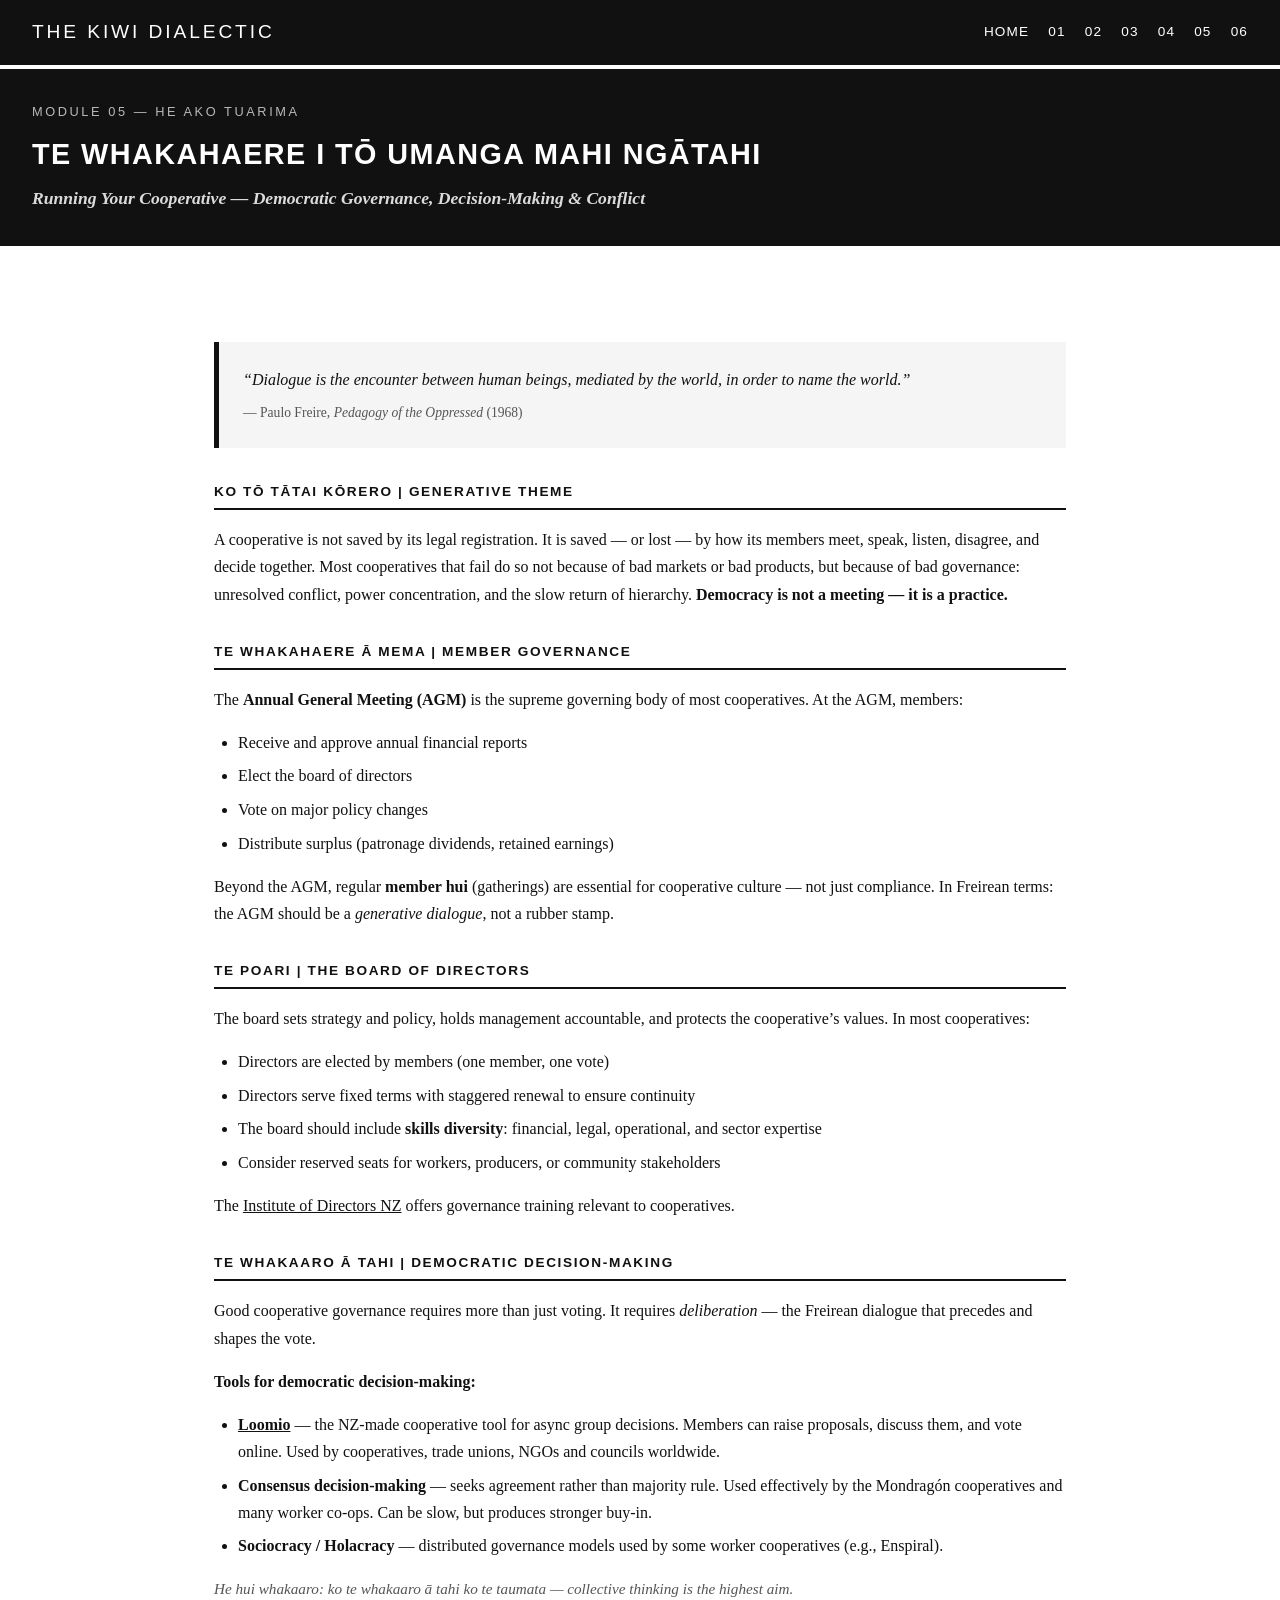
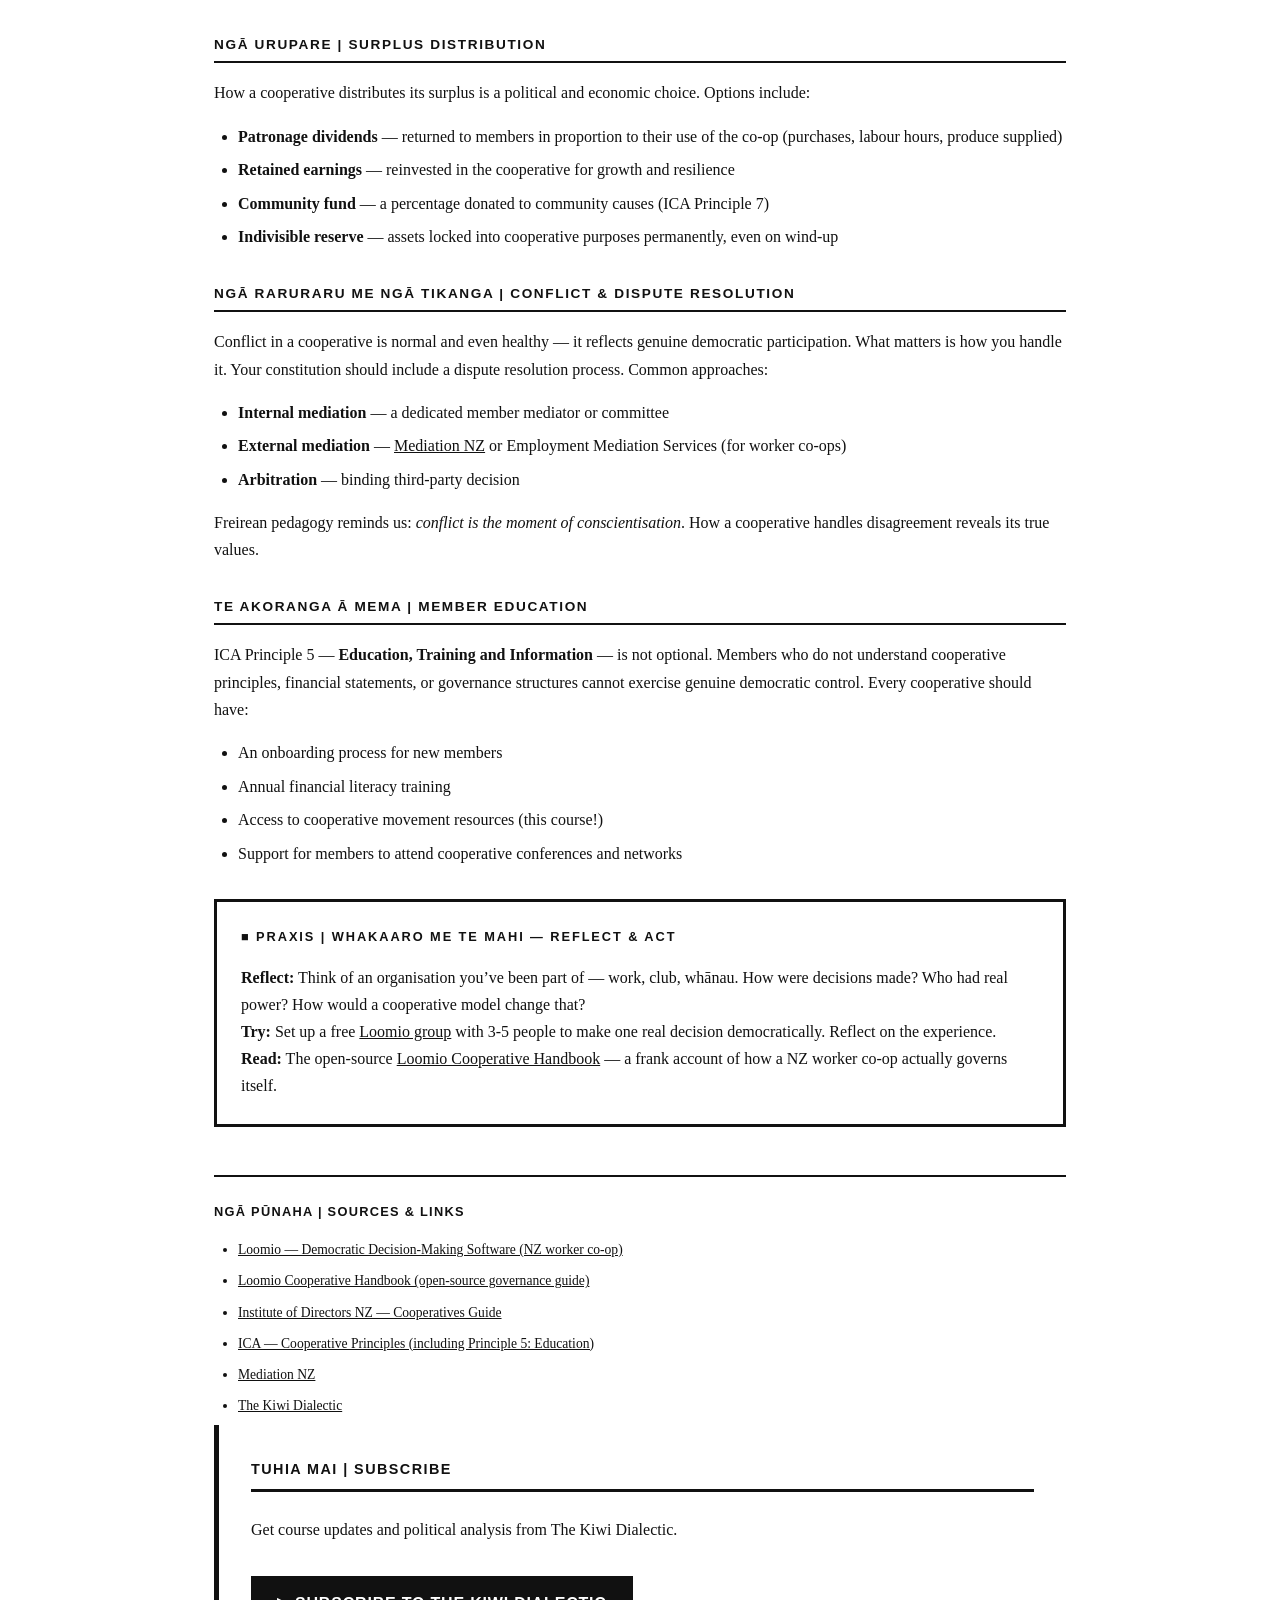
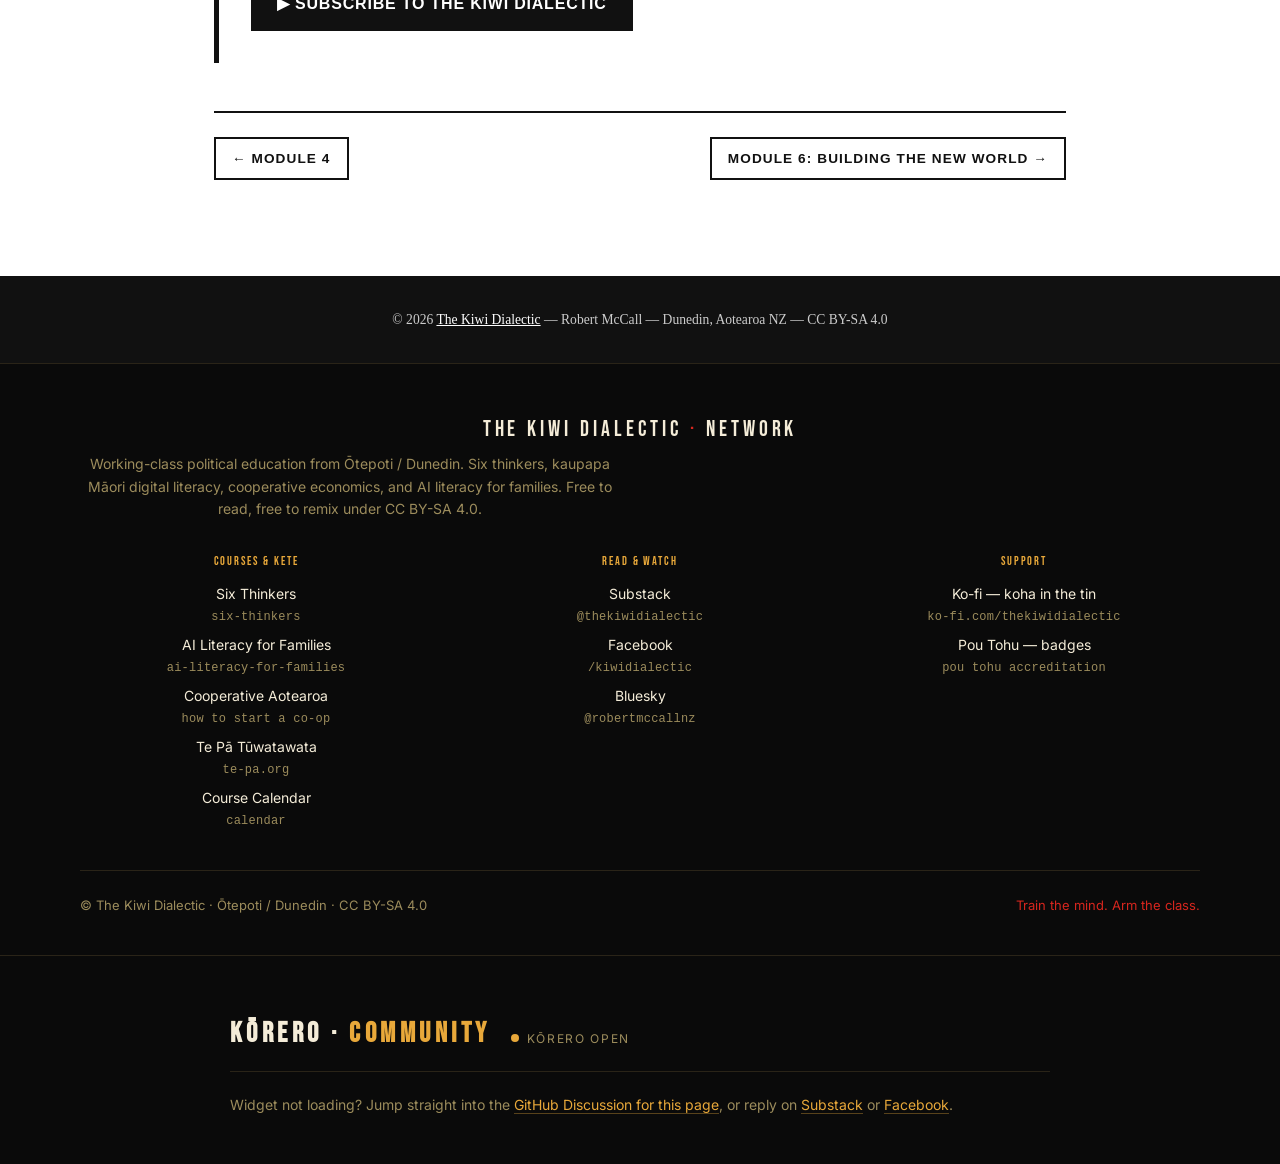
<file: module5.html>
<!DOCTYPE html>
<html lang="en">
<head>
<meta charset="UTF-8">
<meta name="viewport" content="width=device-width, initial-scale=1.0">
<title>Module 5: Running Your Co-op | Cooperative Aotearoa</title>
<link rel="stylesheet" href="style.css">
  <link rel="stylesheet" href="assets/community.css">
</head>
<body>
<header>
  <div class="logo"><a href="https://www.kiwidialectic.com" target="_blank">THE KIWI DIALECTIC</a></div>
  <nav>
    <a href="index.html">Home</a>
    <a href="module1.html">01</a>
    <a href="module2.html">02</a>
    <a href="module3.html">03</a>
    <a href="module4.html">04</a>
    <a href="module5.html">05</a>
    <a href="module6.html">06</a>
  </nav>
</header>

<div class="module-header">
  <div class="module-num">Module 05 &mdash; He Ako Tuarima</div>
  <h1>Te Whakahaere i t&#333; Umanga Mahi Ng&#257;tahi</h1>
  <h2>Running Your Cooperative &mdash; Democratic Governance, Decision-Making &amp; Conflict</h2>
</div>

<main>

  <div class="freire-box">
    &ldquo;Dialogue is the encounter between human beings, mediated by the world, in order to name the world.&rdquo;
    <cite>&mdash; Paulo Freire, <em>Pedagogy of the Oppressed</em> (1968)</cite>
  </div>

  <div class="section-block">
    <h3>Ko t&#333; T&#257;tai K&#333;rero | Generative Theme</h3>
    <p>A cooperative is not saved by its legal registration. It is saved &mdash; or lost &mdash; by how its members meet, speak, listen, disagree, and decide together. Most cooperatives that fail do so not because of bad markets or bad products, but because of bad governance: unresolved conflict, power concentration, and the slow return of hierarchy. <strong>Democracy is not a meeting &mdash; it is a practice.</strong></p>
  </div>

  <div class="section-block">
    <h3>Te Whakahaere &#257; Mema | Member Governance</h3>
    <p>The <strong>Annual General Meeting (AGM)</strong> is the supreme governing body of most cooperatives. At the AGM, members:</p>
    <ul>
      <li>Receive and approve annual financial reports</li>
      <li>Elect the board of directors</li>
      <li>Vote on major policy changes</li>
      <li>Distribute surplus (patronage dividends, retained earnings)</li>
    </ul>
    <p>Beyond the AGM, regular <strong>member hui</strong> (gatherings) are essential for cooperative culture &mdash; not just compliance. In Freirean terms: the AGM should be a <em>generative dialogue</em>, not a rubber stamp.</p>
  </div>

  <div class="section-block">
    <h3>Te Poari | The Board of Directors</h3>
    <p>The board sets strategy and policy, holds management accountable, and protects the cooperative&rsquo;s values. In most cooperatives:</p>
    <ul>
      <li>Directors are elected by members (one member, one vote)</li>
      <li>Directors serve fixed terms with staggered renewal to ensure continuity</li>
      <li>The board should include <strong>skills diversity</strong>: financial, legal, operational, and sector expertise</li>
      <li>Consider reserved seats for workers, producers, or community stakeholders</li>
    </ul>
    <p>The <a href="https://www.iod.org.nz" target="_blank">Institute of Directors NZ</a> offers governance training relevant to cooperatives.</p>
  </div>

  <div class="section-block">
    <h3>Te Whakaaro &#257; Tahi | Democratic Decision-Making</h3>
    <p>Good cooperative governance requires more than just voting. It requires <em>deliberation</em> &mdash; the Freirean dialogue that precedes and shapes the vote.</p>
    <p><strong>Tools for democratic decision-making:</strong></p>
    <ul>
      <li><strong><a href="https://www.loomio.com" target="_blank">Loomio</a></strong> &mdash; the NZ-made cooperative tool for async group decisions. Members can raise proposals, discuss them, and vote online. Used by cooperatives, trade unions, NGOs and councils worldwide.</li>
      <li><strong>Consensus decision-making</strong> &mdash; seeks agreement rather than majority rule. Used effectively by the Mondrag&#243;n cooperatives and many worker co-ops. Can be slow, but produces stronger buy-in.</li>
      <li><strong>Sociocracy / Holacracy</strong> &mdash; distributed governance models used by some worker cooperatives (e.g., Enspiral).</li>
    </ul>
    <p class="bilingual">He hui whakaaro: ko te whakaaro &#257; tahi ko te taumata &mdash; collective thinking is the highest aim.</p>
  </div>

  <div class="section-block">
    <h3>Ng&#257; Urupare | Surplus Distribution</h3>
    <p>How a cooperative distributes its surplus is a political and economic choice. Options include:</p>
    <ul>
      <li><strong>Patronage dividends</strong> &mdash; returned to members in proportion to their use of the co-op (purchases, labour hours, produce supplied)</li>
      <li><strong>Retained earnings</strong> &mdash; reinvested in the cooperative for growth and resilience</li>
      <li><strong>Community fund</strong> &mdash; a percentage donated to community causes (ICA Principle 7)</li>
      <li><strong>Indivisible reserve</strong> &mdash; assets locked into cooperative purposes permanently, even on wind-up</li>
    </ul>
  </div>

  <div class="section-block">
    <h3>Ng&#257; Raruraru me ng&#257; Tikanga | Conflict &amp; Dispute Resolution</h3>
    <p>Conflict in a cooperative is normal and even healthy &mdash; it reflects genuine democratic participation. What matters is how you handle it. Your constitution should include a dispute resolution process. Common approaches:</p>
    <ul>
      <li><strong>Internal mediation</strong> &mdash; a dedicated member mediator or committee</li>
      <li><strong>External mediation</strong> &mdash; <a href="https://www.mediation.govt.nz" target="_blank">Mediation NZ</a> or Employment Mediation Services (for worker co-ops)</li>
      <li><strong>Arbitration</strong> &mdash; binding third-party decision</li>
    </ul>
    <p>Freirean pedagogy reminds us: <em>conflict is the moment of conscientisation</em>. How a cooperative handles disagreement reveals its true values.</p>
  </div>

  <div class="section-block">
    <h3>Te Akoranga &#257; Mema | Member Education</h3>
    <p>ICA Principle 5 &mdash; <strong>Education, Training and Information</strong> &mdash; is not optional. Members who do not understand cooperative principles, financial statements, or governance structures cannot exercise genuine democratic control. Every cooperative should have:</p>
    <ul>
      <li>An onboarding process for new members</li>
      <li>Annual financial literacy training</li>
      <li>Access to cooperative movement resources (this course!)</li>
      <li>Support for members to attend cooperative conferences and networks</li>
    </ul>
  </div>

  <div class="praxis-box">
    <h4>&#9632; Praxis | Whakaaro me te Mahi &mdash; Reflect &amp; Act</h4>
    <p><strong>Reflect:</strong> Think of an organisation you&rsquo;ve been part of &mdash; work, club, wh&#257;nau. How were decisions made? Who had real power? How would a cooperative model change that?</p>
    <p><strong>Try:</strong> Set up a free <a href="https://www.loomio.com" target="_blank">Loomio group</a> with 3-5 people to make one real decision democratically. Reflect on the experience.</p>
    <p><strong>Read:</strong> The open-source <a href="https://www.loomio.coop" target="_blank">Loomio Cooperative Handbook</a> &mdash; a frank account of how a NZ worker co-op actually governs itself.</p>
  </div>

  <div class="sources">
    <h4>Ng&#257; P&#363;naha | Sources &amp; Links</h4>
    <ul>
      <li><a href="https://www.loomio.com" target="_blank">Loomio &mdash; Democratic Decision-Making Software (NZ worker co-op)</a></li>
      <li><a href="https://www.loomio.coop" target="_blank">Loomio Cooperative Handbook (open-source governance guide)</a></li>
      <li><a href="https://www.iod.org.nz/resources-and-insights/guides-and-resources/co-operatives-in-new-zealand" target="_blank">Institute of Directors NZ &mdash; Cooperatives Guide</a></li>
      <li><a href="https://ica.coop/en/cooperatives/cooperative-identity" target="_blank">ICA &mdash; Cooperative Principles (including Principle 5: Education)</a></li>
      <li><a href="https://www.mediation.govt.nz" target="_blank">Mediation NZ</a></li>
      <li><a href="https://www.kiwidialectic.com" target="_blank">The Kiwi Dialectic</a></li>
    </ul>
  </div>

  <section class="subscribe">
    <h3>Tuhia mai | Subscribe</h3>
    <p>Get course updates and political analysis from The Kiwi Dialectic.</p>
    <a href="https://www.kiwidialectic.com/subscribe" class="btn-subscribe" target="_blank">&#9654; Subscribe to The Kiwi Dialectic</a>
  </section>

  <div class="module-nav">
    <a href="module4.html">&larr; Module 4</a>
    <a href="module6.html">Module 6: Building the New World &rarr;</a>
  </div>
</main>

<footer>
  <p>&#169; 2026 <a href="https://www.kiwidialectic.com" target="_blank">The Kiwi Dialectic</a> &mdash; Robert McCall &mdash; Dunedin, Aotearoa NZ &mdash; CC BY-SA 4.0</p>
</footer>

<style>
.kd-hub{--kd-bg:#0a0a0a;--kd-bg-2:#121212;--kd-fg:#f4ecd8;--kd-muted:#9c8c5c;--kd-line:#2a2418;--kd-red:#d7261e;--kd-koura:#e8a83a;background:var(--kd-bg);color:var(--kd-fg);border-top:1px solid var(--kd-line);padding:48px 22px 40px;font-family:'Inter',-apple-system,BlinkMacSystemFont,'Helvetica Neue',Arial,sans-serif;font-size:15px;line-height:1.6;margin-top:0}
footer + .kd-hub, .kd-hub{margin-top:0}
.kd-hub *{box-sizing:border-box}
.kd-hub .kd-inner{max-width:1120px;margin:0 auto}
.kd-hub .kd-brand{font-family:'Bebas Neue','Oswald',sans-serif;letter-spacing:.18em;font-size:22px;color:var(--kd-fg);margin:0 0 6px}
.kd-hub .kd-brand span{color:var(--kd-red)}
.kd-hub .kd-tag{color:var(--kd-muted);font-size:14px;margin:0 0 32px;max-width:60ch}
.kd-hub .kd-grid{display:grid;grid-template-columns:repeat(auto-fit,minmax(220px,1fr));gap:20px 32px;padding-bottom:32px;border-bottom:1px solid var(--kd-line)}
.kd-hub .kd-col h4{font-family:'Bebas Neue',sans-serif;letter-spacing:.16em;font-size:12px;color:var(--kd-koura);margin:0 0 10px;text-transform:uppercase;font-weight:500}
.kd-hub .kd-col ul{list-style:none;margin:0;padding:0}
.kd-hub .kd-col li{margin:0 0 6px}
.kd-hub .kd-col a{color:var(--kd-fg);text-decoration:none;font-size:14px;border-bottom:1px solid transparent;transition:border-color .15s,color .15s}
.kd-hub .kd-col a:hover{color:var(--kd-red);border-bottom-color:var(--kd-red)}
.kd-hub .kd-col a .kd-host{color:var(--kd-muted);font-size:12px;font-family:ui-monospace,SFMono-Regular,Menlo,monospace;display:block;margin-top:2px;letter-spacing:.02em}
.kd-hub .kd-legal{padding-top:24px;display:flex;justify-content:space-between;flex-wrap:wrap;gap:12px;color:var(--kd-muted);font-size:13px}
.kd-hub .kd-legal a{color:var(--kd-red);text-decoration:none}
.kd-hub .kd-legal a:hover{text-decoration:underline}
@media (max-width:520px){.kd-hub{padding:40px 18px 32px}.kd-hub .kd-grid{gap:22px}}
</style>
<footer class="kd-hub" role="contentinfo">
  <div class="kd-inner">
    <p class="kd-brand">THE KIWI DIALECTIC <span>·</span> NETWORK</p>
    <p class="kd-tag">Working-class political education from Ōtepoti / Dunedin. Six thinkers, kaupapa Māori digital literacy, cooperative economics, and AI literacy for families. Free to read, free to remix under CC BY-SA 4.0.</p>
    <div class="kd-grid">
      <div class="kd-col">
        <h4>Courses &amp; Kete</h4>
        <ul>
          <li><a href="https://robertmccallnz.github.io/six-thinkers/">Six Thinkers<span class="kd-host">six-thinkers</span></a></li>
          <li><a href="https://ai-literacy-for-families.vercel.app/">AI Literacy for Families<span class="kd-host">ai-literacy-for-families</span></a></li>
          <li><a href="https://robertmccallnz.github.io/cooperative-aotearoa/">Cooperative Aotearoa<span class="kd-host">how to start a co-op</span></a></li>
          <li><a href="https://www.te-pa.org/">Te Pā Tūwatawata<span class="kd-host">te-pa.org</span></a></li>
          <li><a href="https://robertmccallnz.github.io/kiwidialecticcalendar-/github-calendar-connector.html">Course Calendar<span class="kd-host">calendar</span></a></li>
        </ul>
      </div>
      <div class="kd-col">
        <h4>Read &amp; Watch</h4>
        <ul>
          <li><a href="https://substack.com/@thekiwidialectic">Substack<span class="kd-host">@thekiwidialectic</span></a></li>
          <li><a href="https://www.facebook.com/kiwidialectic/">Facebook<span class="kd-host">/kiwidialectic</span></a></li>
          <li><a href="https://bsky.app/profile/robertmccallnz.bsky.social">Bluesky<span class="kd-host">@robertmccallnz</span></a></li>
        </ul>
      </div>
      <div class="kd-col">
        <h4>Support</h4>
        <ul>
          <li><a href="https://ko-fi.com/thekiwidialectic">Ko-fi — koha in the tin<span class="kd-host">ko-fi.com/thekiwidialectic</span></a></li>
          <li><a href="https://robertmccallnz.github.io/kiwidialecticcalendar-/badges/">Pou Tohu — badges<span class="kd-host">pou tohu accreditation</span></a></li>
        </ul>
      </div>
    </div>
    <div class="kd-legal">
      <span>© The Kiwi Dialectic · Ōtepoti / Dunedin · CC BY-SA 4.0</span>
      <span><a href="https://robertmccallnz.github.io/six-thinkers/">Train the mind. Arm the class.</a></span>
    </div>
  </div>
</footer>



<section class="kd-community" aria-label="Community discussion">
  <div class="kc-inner">
    <div class="kc-head">
      <h2 class="kc-title">Kōrero · <span>Community</span></h2>
      <span class="kc-live"><span class="kc-dot"></span><span>Kōrero open</span></span>
    </div>
    <p class="kc-lede">Kōrero mai — join the discussion below.</p>
    <p class="kc-meta">One thread per page. Public GitHub Discussion.</p>
    <div id="kd-comments"></div>
    <p class="kc-fallback">Widget not loading? Reply on Substack or Facebook.</p>
  </div>
</section>
<script src="assets/community.js" defer></script>
</body>
</html>
</file>
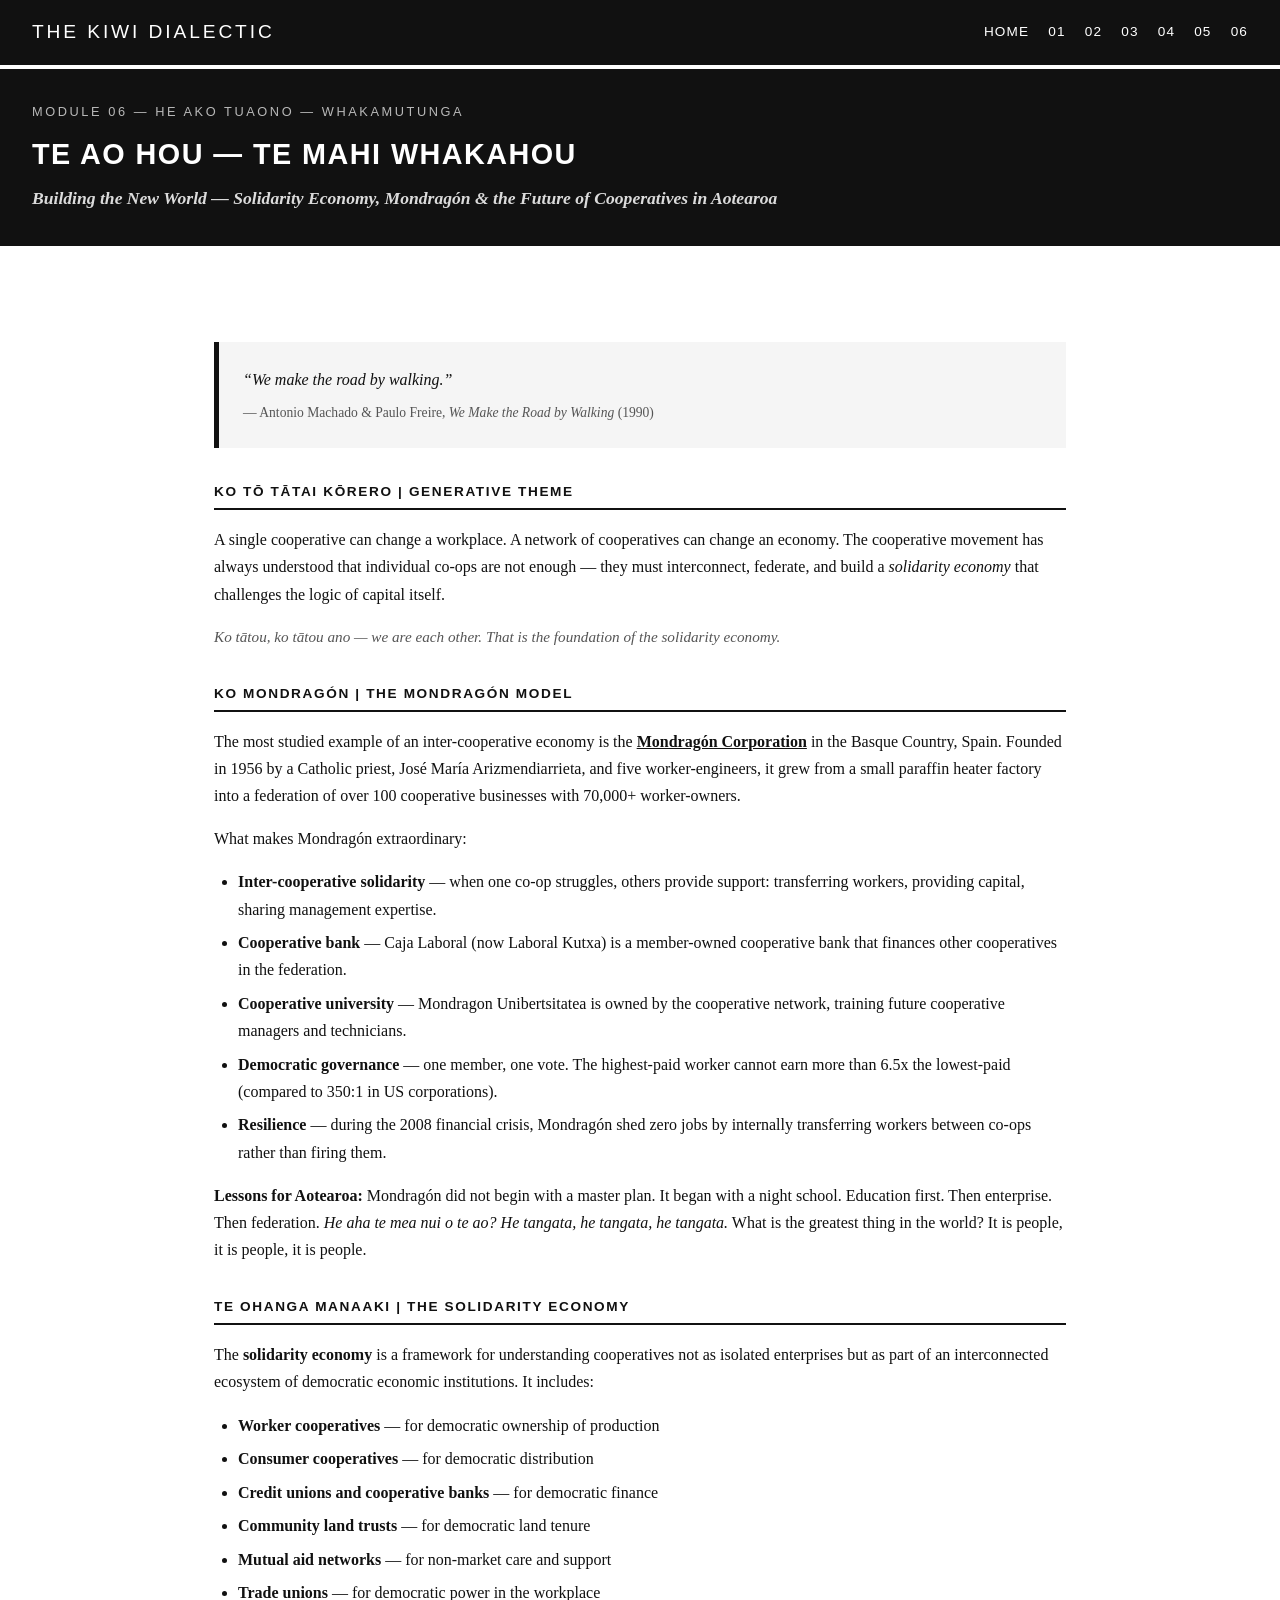
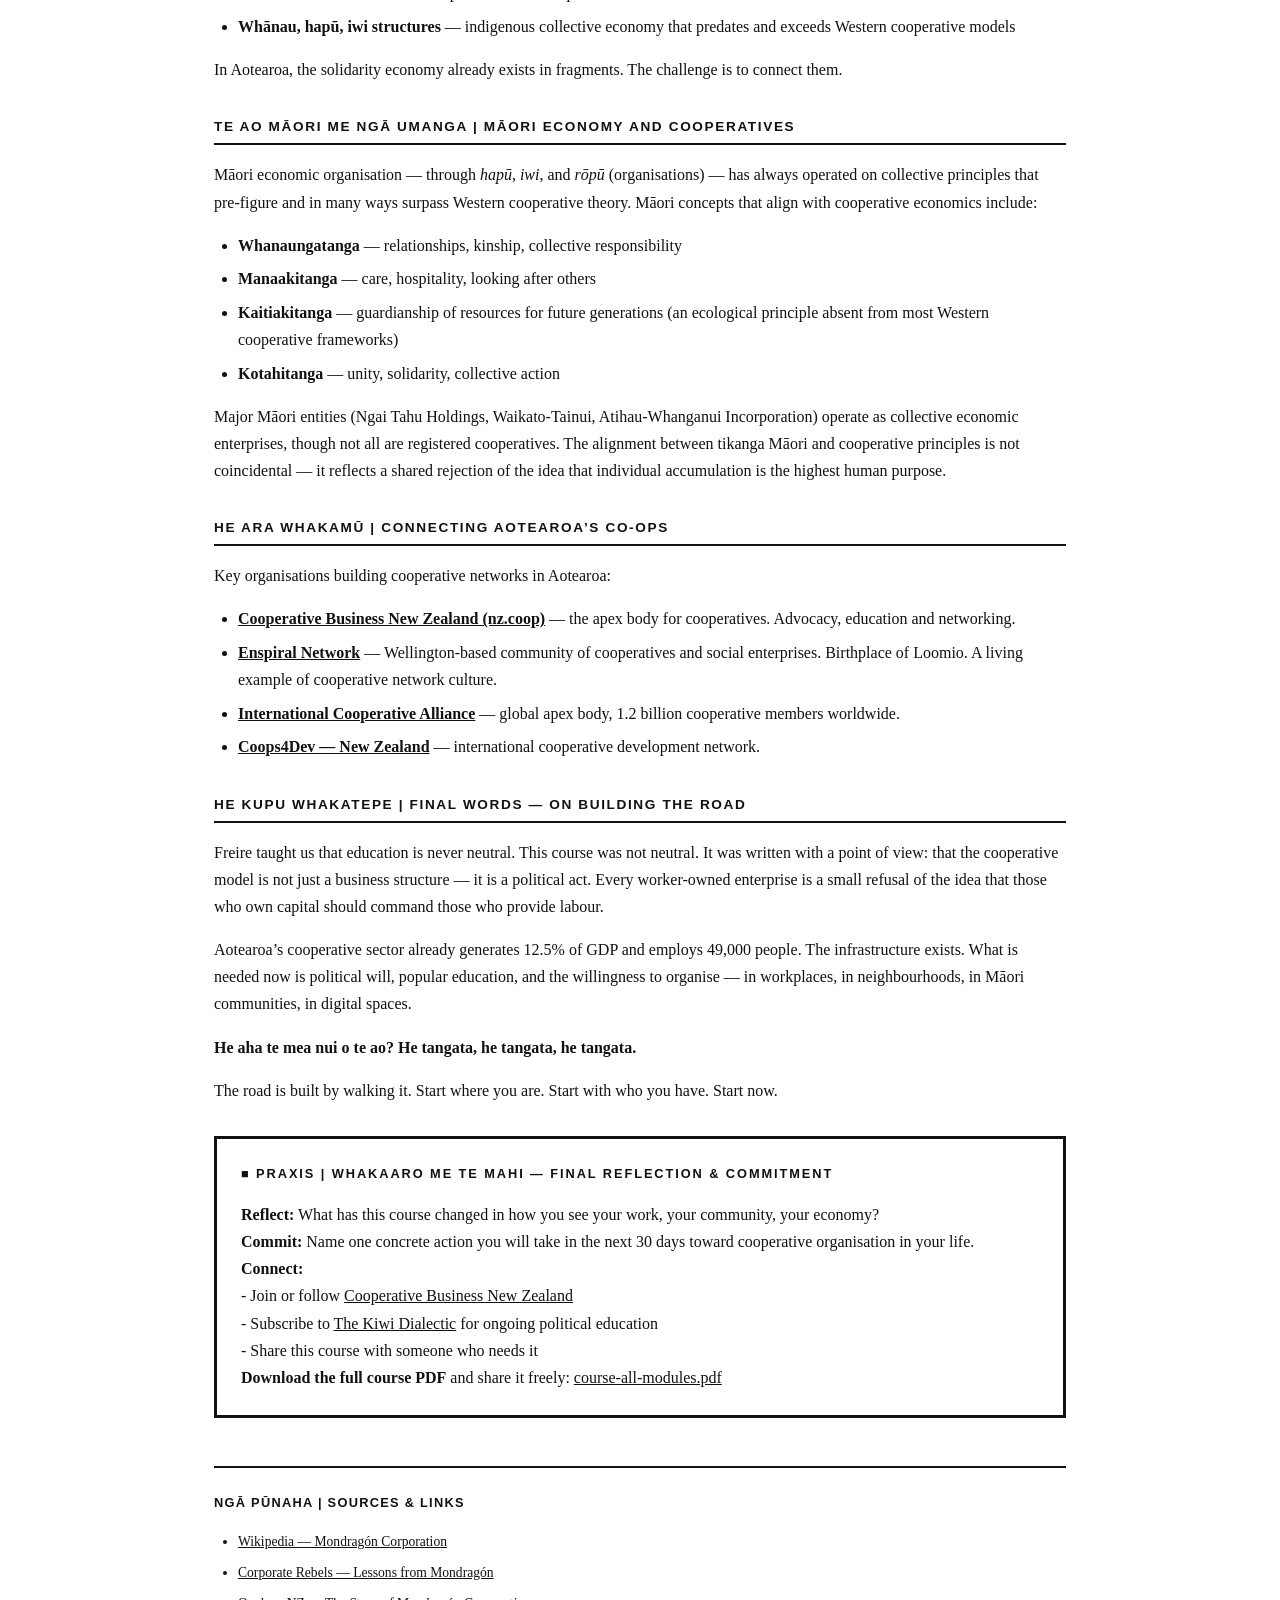
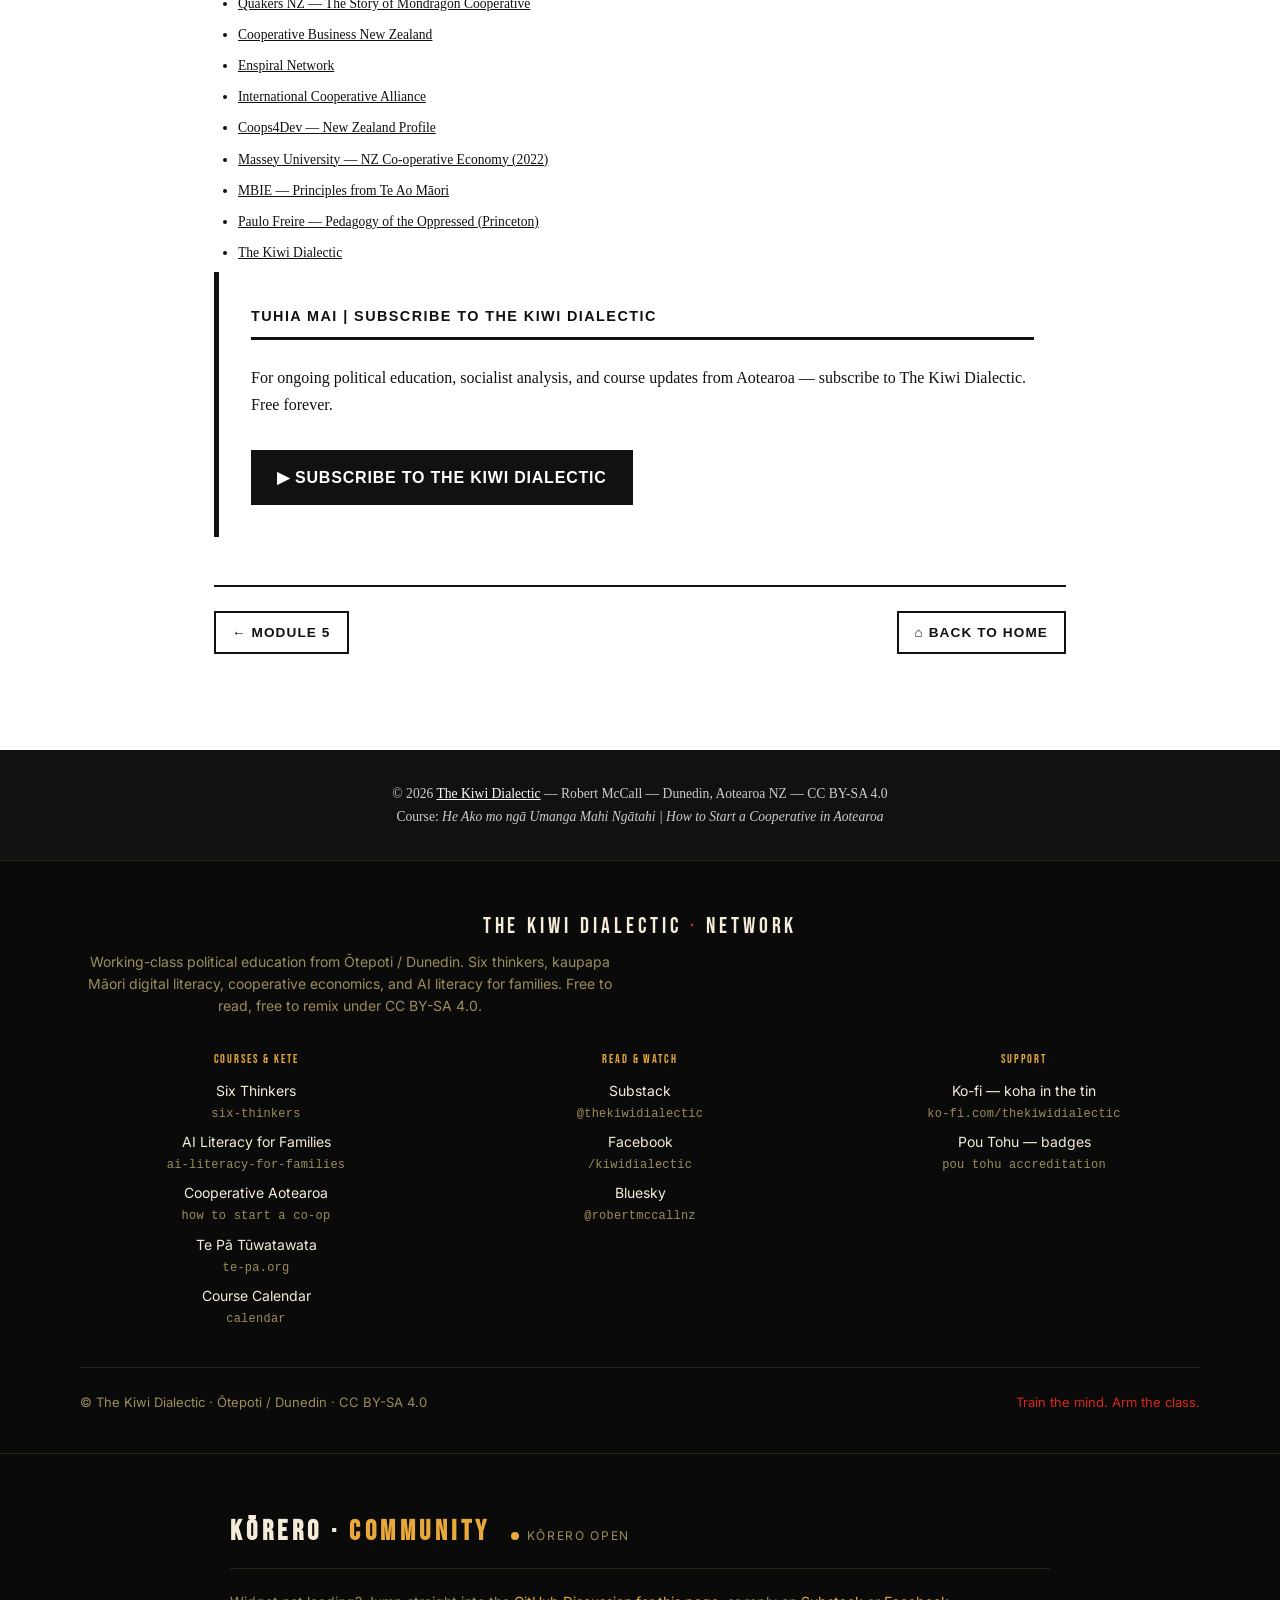
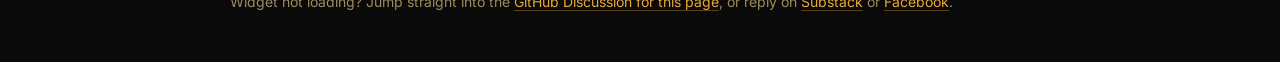
<file: module6.html>
<!DOCTYPE html>
<html lang="en">
<head>
<meta charset="UTF-8">
<meta name="viewport" content="width=device-width, initial-scale=1.0">
<title>Module 6: Building the New World | Cooperative Aotearoa</title>
<link rel="stylesheet" href="style.css">
  <link rel="stylesheet" href="assets/community.css">
</head>
<body>
<header>
  <div class="logo"><a href="https://www.kiwidialectic.com" target="_blank">THE KIWI DIALECTIC</a></div>
  <nav>
    <a href="index.html">Home</a>
    <a href="module1.html">01</a>
    <a href="module2.html">02</a>
    <a href="module3.html">03</a>
    <a href="module4.html">04</a>
    <a href="module5.html">05</a>
    <a href="module6.html">06</a>
  </nav>
</header>

<div class="module-header">
  <div class="module-num">Module 06 &mdash; He Ako Tuaono &mdash; Whakamutunga</div>
  <h1>Te Ao Hou &mdash; Te Mahi Whakahou</h1>
  <h2>Building the New World &mdash; Solidarity Economy, Mondrag&#243;n &amp; the Future of Cooperatives in Aotearoa</h2>
</div>

<main>

  <div class="freire-box">
    &ldquo;We make the road by walking.&rdquo;
    <cite>&mdash; Antonio Machado &amp; Paulo Freire, <em>We Make the Road by Walking</em> (1990)</cite>
  </div>

  <div class="section-block">
    <h3>Ko t&#333; T&#257;tai K&#333;rero | Generative Theme</h3>
    <p>A single cooperative can change a workplace. A network of cooperatives can change an economy. The cooperative movement has always understood that individual co-ops are not enough &mdash; they must interconnect, federate, and build a <em>solidarity economy</em> that challenges the logic of capital itself.</p>
    <p class="bilingual">Ko t&#257;tou, ko t&#257;tou ano &mdash; we are each other. That is the foundation of the solidarity economy.</p>
  </div>

  <div class="section-block">
    <h3>Ko Mondrag&#243;n | The Mondrag&#243;n Model</h3>
    <p>The most studied example of an inter-cooperative economy is the <strong><a href="https://en.wikipedia.org/wiki/Mondragon_Corporation" target="_blank">Mondrag&#243;n Corporation</a></strong> in the Basque Country, Spain. Founded in 1956 by a Catholic priest, Jos&#233; Mar&#237;a Arizmendiarrieta, and five worker-engineers, it grew from a small paraffin heater factory into a federation of over 100 cooperative businesses with 70,000+ worker-owners.</p>
    <p>What makes Mondrag&#243;n extraordinary:</p>
    <ul>
      <li><strong>Inter-cooperative solidarity</strong> &mdash; when one co-op struggles, others provide support: transferring workers, providing capital, sharing management expertise.</li>
      <li><strong>Cooperative bank</strong> &mdash; Caja Laboral (now Laboral Kutxa) is a member-owned cooperative bank that finances other cooperatives in the federation.</li>
      <li><strong>Cooperative university</strong> &mdash; Mondragon Unibertsitatea is owned by the cooperative network, training future cooperative managers and technicians.</li>
      <li><strong>Democratic governance</strong> &mdash; one member, one vote. The highest-paid worker cannot earn more than 6.5x the lowest-paid (compared to 350:1 in US corporations).</li>
      <li><strong>Resilience</strong> &mdash; during the 2008 financial crisis, Mondrag&#243;n shed zero jobs by internally transferring workers between co-ops rather than firing them.</li>
    </ul>
    <p><strong>Lessons for Aotearoa:</strong> Mondrag&#243;n did not begin with a master plan. It began with a night school. Education first. Then enterprise. Then federation. <em>He aha te mea nui o te ao? He tangata, he tangata, he tangata.</em> What is the greatest thing in the world? It is people, it is people, it is people.</p>
  </div>

  <div class="section-block">
    <h3>Te Ohanga Manaaki | The Solidarity Economy</h3>
    <p>The <strong>solidarity economy</strong> is a framework for understanding cooperatives not as isolated enterprises but as part of an interconnected ecosystem of democratic economic institutions. It includes:</p>
    <ul>
      <li><strong>Worker cooperatives</strong> &mdash; for democratic ownership of production</li>
      <li><strong>Consumer cooperatives</strong> &mdash; for democratic distribution</li>
      <li><strong>Credit unions and cooperative banks</strong> &mdash; for democratic finance</li>
      <li><strong>Community land trusts</strong> &mdash; for democratic land tenure</li>
      <li><strong>Mutual aid networks</strong> &mdash; for non-market care and support</li>
      <li><strong>Trade unions</strong> &mdash; for democratic power in the workplace</li>
      <li><strong>Wh&#257;nau, hap&#363;, iwi structures</strong> &mdash; indigenous collective economy that predates and exceeds Western cooperative models</li>
    </ul>
    <p>In Aotearoa, the solidarity economy already exists in fragments. The challenge is to connect them.</p>
  </div>

  <div class="section-block">
    <h3>Te Ao M&#257;ori me ng&#257; Umanga | M&#257;ori Economy and Cooperatives</h3>
    <p>M&#257;ori economic organisation &mdash; through <em>hap&#363;</em>, <em>iwi</em>, and <em>r&#333;p&#363;</em> (organisations) &mdash; has always operated on collective principles that pre-figure and in many ways surpass Western cooperative theory. M&#257;ori concepts that align with cooperative economics include:</p>
    <ul>
      <li><strong>Whanaungatanga</strong> &mdash; relationships, kinship, collective responsibility</li>
      <li><strong>Manaakitanga</strong> &mdash; care, hospitality, looking after others</li>
      <li><strong>Kaitiakitanga</strong> &mdash; guardianship of resources for future generations (an ecological principle absent from most Western cooperative frameworks)</li>
      <li><strong>Kotahitanga</strong> &mdash; unity, solidarity, collective action</li>
    </ul>
    <p>Major M&#257;ori entities (Ngai Tahu Holdings, Waikato-Tainui, Atihau-Whanganui Incorporation) operate as collective economic enterprises, though not all are registered cooperatives. The alignment between tikanga M&#257;ori and cooperative principles is not coincidental &mdash; it reflects a shared rejection of the idea that individual accumulation is the highest human purpose.</p>
  </div>

  <div class="section-block">
    <h3>He Ara Whakam&#363; | Connecting Aotearoa&rsquo;s Co-ops</h3>
    <p>Key organisations building cooperative networks in Aotearoa:</p>
    <ul>
      <li><strong><a href="https://nz.coop" target="_blank">Cooperative Business New Zealand (nz.coop)</a></strong> &mdash; the apex body for cooperatives. Advocacy, education and networking.</li>
      <li><strong><a href="https://enspiral.com" target="_blank">Enspiral Network</a></strong> &mdash; Wellington-based community of cooperatives and social enterprises. Birthplace of Loomio. A living example of cooperative network culture.</li>
      <li><strong><a href="https://ica.coop" target="_blank">International Cooperative Alliance</a></strong> &mdash; global apex body, 1.2 billion cooperative members worldwide.</li>
      <li><strong><a href="https://coops4dev.coop/en/4devasia/new-zealand" target="_blank">Coops4Dev &mdash; New Zealand</a></strong> &mdash; international cooperative development network.</li>
    </ul>
  </div>

  <div class="section-block">
    <h3>He Kupu Whakatepe | Final Words &mdash; On Building the Road</h3>
    <p>Freire taught us that education is never neutral. This course was not neutral. It was written with a point of view: that the cooperative model is not just a business structure &mdash; it is a political act. Every worker-owned enterprise is a small refusal of the idea that those who own capital should command those who provide labour.</p>
    <p>Aotearoa&rsquo;s cooperative sector already generates 12.5% of GDP and employs 49,000 people. The infrastructure exists. What is needed now is political will, popular education, and the willingness to organise &mdash; in workplaces, in neighbourhoods, in M&#257;ori communities, in digital spaces.</p>
    <p><strong>He aha te mea nui o te ao? He tangata, he tangata, he tangata.</strong></p>
    <p>The road is built by walking it. Start where you are. Start with who you have. Start now.</p>
  </div>

  <div class="praxis-box">
    <h4>&#9632; Praxis | Whakaaro me te Mahi &mdash; Final Reflection &amp; Commitment</h4>
    <p><strong>Reflect:</strong> What has this course changed in how you see your work, your community, your economy?</p>
    <p><strong>Commit:</strong> Name one concrete action you will take in the next 30 days toward cooperative organisation in your life.</p>
    <p><strong>Connect:</strong>
      <br>- Join or follow <a href="https://nz.coop" target="_blank">Cooperative Business New Zealand</a>
      <br>- Subscribe to <a href="https://www.kiwidialectic.com" target="_blank">The Kiwi Dialectic</a> for ongoing political education
      <br>- Share this course with someone who needs it
    </p>
    <p><strong>Download the full course PDF</strong> and share it freely: <a href="course-all-modules.pdf" download>course-all-modules.pdf</a></p>
  </div>

  <div class="sources">
    <h4>Ng&#257; P&#363;naha | Sources &amp; Links</h4>
    <ul>
      <li><a href="https://en.wikipedia.org/wiki/Mondragon_Corporation" target="_blank">Wikipedia &mdash; Mondrag&#243;n Corporation</a></li>
      <li><a href="https://www.corporate-rebels.com/blog/lessons-from-the-mondragon-cooperative-movement" target="_blank">Corporate Rebels &mdash; Lessons from Mondrag&#243;n</a></li>
      <li><a href="https://quakers.nz/we-build-road-we-travel-story-mondragon-cooperative" target="_blank">Quakers NZ &mdash; The Story of Mondrag&#243;n Cooperative</a></li>
      <li><a href="https://nz.coop" target="_blank">Cooperative Business New Zealand</a></li>
      <li><a href="https://enspiral.com" target="_blank">Enspiral Network</a></li>
      <li><a href="https://ica.coop" target="_blank">International Cooperative Alliance</a></li>
      <li><a href="https://coops4dev.coop/en/4devasia/new-zealand" target="_blank">Coops4Dev &mdash; New Zealand Profile</a></li>
      <li><a href="https://www.massey.ac.nz/about/news/nzs-co-operative-economy-mapped-for-the-first-time/" target="_blank">Massey University &mdash; NZ Co-operative Economy (2022)</a></li>
      <li><a href="https://www.mbie.govt.nz/business-and-employment/economic-growth/previous-economic-development-work/just-transition/" target="_blank">MBIE &mdash; Principles from Te Ao M&#257;ori</a></li>
      <li><a href="https://fsi-ebcao.princeton.edu/document/349" target="_blank">Paulo Freire &mdash; Pedagogy of the Oppressed (Princeton)</a></li>
      <li><a href="https://www.kiwidialectic.com" target="_blank">The Kiwi Dialectic</a></li>
    </ul>
  </div>

  <section class="subscribe">
    <h3>Tuhia mai | Subscribe to The Kiwi Dialectic</h3>
    <p>For ongoing political education, socialist analysis, and course updates from Aotearoa &mdash; subscribe to The Kiwi Dialectic. Free forever.</p>
    <a href="https://www.kiwidialectic.com/subscribe" class="btn-subscribe" target="_blank">&#9654; Subscribe to The Kiwi Dialectic</a>
  </section>

  <div class="module-nav">
    <a href="module5.html">&larr; Module 5</a>
    <a href="index.html">&#8962; Back to Home</a>
  </div>
</main>

<footer>
  <p>&#169; 2026 <a href="https://www.kiwidialectic.com" target="_blank">The Kiwi Dialectic</a> &mdash; Robert McCall &mdash; Dunedin, Aotearoa NZ &mdash; CC BY-SA 4.0<br>
  Course: <em>He Ako mo ng&#257; Umanga Mahi Ng&#257;tahi | How to Start a Cooperative in Aotearoa</em></p>
</footer>

<style>
.kd-hub{--kd-bg:#0a0a0a;--kd-bg-2:#121212;--kd-fg:#f4ecd8;--kd-muted:#9c8c5c;--kd-line:#2a2418;--kd-red:#d7261e;--kd-koura:#e8a83a;background:var(--kd-bg);color:var(--kd-fg);border-top:1px solid var(--kd-line);padding:48px 22px 40px;font-family:'Inter',-apple-system,BlinkMacSystemFont,'Helvetica Neue',Arial,sans-serif;font-size:15px;line-height:1.6;margin-top:0}
footer + .kd-hub, .kd-hub{margin-top:0}
.kd-hub *{box-sizing:border-box}
.kd-hub .kd-inner{max-width:1120px;margin:0 auto}
.kd-hub .kd-brand{font-family:'Bebas Neue','Oswald',sans-serif;letter-spacing:.18em;font-size:22px;color:var(--kd-fg);margin:0 0 6px}
.kd-hub .kd-brand span{color:var(--kd-red)}
.kd-hub .kd-tag{color:var(--kd-muted);font-size:14px;margin:0 0 32px;max-width:60ch}
.kd-hub .kd-grid{display:grid;grid-template-columns:repeat(auto-fit,minmax(220px,1fr));gap:20px 32px;padding-bottom:32px;border-bottom:1px solid var(--kd-line)}
.kd-hub .kd-col h4{font-family:'Bebas Neue',sans-serif;letter-spacing:.16em;font-size:12px;color:var(--kd-koura);margin:0 0 10px;text-transform:uppercase;font-weight:500}
.kd-hub .kd-col ul{list-style:none;margin:0;padding:0}
.kd-hub .kd-col li{margin:0 0 6px}
.kd-hub .kd-col a{color:var(--kd-fg);text-decoration:none;font-size:14px;border-bottom:1px solid transparent;transition:border-color .15s,color .15s}
.kd-hub .kd-col a:hover{color:var(--kd-red);border-bottom-color:var(--kd-red)}
.kd-hub .kd-col a .kd-host{color:var(--kd-muted);font-size:12px;font-family:ui-monospace,SFMono-Regular,Menlo,monospace;display:block;margin-top:2px;letter-spacing:.02em}
.kd-hub .kd-legal{padding-top:24px;display:flex;justify-content:space-between;flex-wrap:wrap;gap:12px;color:var(--kd-muted);font-size:13px}
.kd-hub .kd-legal a{color:var(--kd-red);text-decoration:none}
.kd-hub .kd-legal a:hover{text-decoration:underline}
@media (max-width:520px){.kd-hub{padding:40px 18px 32px}.kd-hub .kd-grid{gap:22px}}
</style>
<footer class="kd-hub" role="contentinfo">
  <div class="kd-inner">
    <p class="kd-brand">THE KIWI DIALECTIC <span>·</span> NETWORK</p>
    <p class="kd-tag">Working-class political education from Ōtepoti / Dunedin. Six thinkers, kaupapa Māori digital literacy, cooperative economics, and AI literacy for families. Free to read, free to remix under CC BY-SA 4.0.</p>
    <div class="kd-grid">
      <div class="kd-col">
        <h4>Courses &amp; Kete</h4>
        <ul>
          <li><a href="https://robertmccallnz.github.io/six-thinkers/">Six Thinkers<span class="kd-host">six-thinkers</span></a></li>
          <li><a href="https://ai-literacy-for-families.vercel.app/">AI Literacy for Families<span class="kd-host">ai-literacy-for-families</span></a></li>
          <li><a href="https://robertmccallnz.github.io/cooperative-aotearoa/">Cooperative Aotearoa<span class="kd-host">how to start a co-op</span></a></li>
          <li><a href="https://www.te-pa.org/">Te Pā Tūwatawata<span class="kd-host">te-pa.org</span></a></li>
          <li><a href="https://robertmccallnz.github.io/kiwidialecticcalendar-/github-calendar-connector.html">Course Calendar<span class="kd-host">calendar</span></a></li>
        </ul>
      </div>
      <div class="kd-col">
        <h4>Read &amp; Watch</h4>
        <ul>
          <li><a href="https://substack.com/@thekiwidialectic">Substack<span class="kd-host">@thekiwidialectic</span></a></li>
          <li><a href="https://www.facebook.com/kiwidialectic/">Facebook<span class="kd-host">/kiwidialectic</span></a></li>
          <li><a href="https://bsky.app/profile/robertmccallnz.bsky.social">Bluesky<span class="kd-host">@robertmccallnz</span></a></li>
        </ul>
      </div>
      <div class="kd-col">
        <h4>Support</h4>
        <ul>
          <li><a href="https://ko-fi.com/thekiwidialectic">Ko-fi — koha in the tin<span class="kd-host">ko-fi.com/thekiwidialectic</span></a></li>
          <li><a href="https://robertmccallnz.github.io/kiwidialecticcalendar-/badges/">Pou Tohu — badges<span class="kd-host">pou tohu accreditation</span></a></li>
        </ul>
      </div>
    </div>
    <div class="kd-legal">
      <span>© The Kiwi Dialectic · Ōtepoti / Dunedin · CC BY-SA 4.0</span>
      <span><a href="https://robertmccallnz.github.io/six-thinkers/">Train the mind. Arm the class.</a></span>
    </div>
  </div>
</footer>



<section class="kd-community" aria-label="Community discussion">
  <div class="kc-inner">
    <div class="kc-head">
      <h2 class="kc-title">Kōrero · <span>Community</span></h2>
      <span class="kc-live"><span class="kc-dot"></span><span>Kōrero open</span></span>
    </div>
    <p class="kc-lede">Kōrero mai — join the discussion below.</p>
    <p class="kc-meta">One thread per page. Public GitHub Discussion.</p>
    <div id="kd-comments"></div>
    <p class="kc-fallback">Widget not loading? Reply on Substack or Facebook.</p>
  </div>
</section>
<script src="assets/community.js" defer></script>
</body>
</html>
</file>
<file: style.css>
/* The Kiwi Dialectic - Cooperative Aotearoa Course - Black & White */

* { box-sizing: border-box; margin: 0; padding: 0; }

body {
  font-family: 'Georgia', serif;
  background: #ffffff;
  color: #111111;
  line-height: 1.7;
}

header {
  background: #111111;
  color: #ffffff;
  padding: 1rem 2rem;
  display: flex;
  align-items: center;
  justify-content: space-between;
  flex-wrap: wrap;
  gap: 1rem;
  border-bottom: 4px solid #ffffff;
}

header .logo a {
  color: #ffffff;
  text-decoration: none;
  font-family: 'Arial Black', sans-serif;
  font-size: 1.2rem;
  letter-spacing: 0.15em;
  text-transform: uppercase;
}

header nav {
  display: flex;
  gap: 1.2rem;
  flex-wrap: wrap;
}

header nav a {
  color: #ffffff;
  text-decoration: none;
  font-family: sans-serif;
  font-size: 0.85rem;
  letter-spacing: 0.08em;
  text-transform: uppercase;
  border-bottom: 2px solid transparent;
  transition: border-color 0.2s;
}

header nav a:hover { border-color: #ffffff; }

main { max-width: 900px; margin: 0 auto; padding: 2rem 1.5rem; }

.hero {
  border: 3px solid #111111;
  padding: 2.5rem;
  margin-bottom: 3rem;
  text-align: center;
}

.hero h1 {
  font-size: 1.5rem;
  font-style: italic;
  margin-bottom: 0.5rem;
  color: #333;
}

.hero h2 {
  font-family: 'Arial Black', sans-serif;
  font-size: 2rem;
  text-transform: uppercase;
  letter-spacing: 0.05em;
  margin-bottom: 1rem;
}

.hero .subtitle {
  font-size: 1.05rem;
  max-width: 650px;
  margin: 0 auto 2rem;
  color: #444;
}

.cta-buttons { display: flex; gap: 1rem; justify-content: center; flex-wrap: wrap; }

.btn-primary, .btn-secondary, .btn-subscribe {
  display: inline-block;
  padding: 0.75rem 1.5rem;
  text-decoration: none;
  font-family: sans-serif;
  font-size: 0.9rem;
  font-weight: bold;
  letter-spacing: 0.05em;
  text-transform: uppercase;
  transition: background 0.2s, color 0.2s;
}

.btn-primary {
  background: #111111;
  color: #ffffff;
  border: 2px solid #111111;
}

.btn-primary:hover { background: #444; }

.btn-secondary {
  background: #ffffff;
  color: #111111;
  border: 2px solid #111111;
}

.btn-secondary:hover { background: #f0f0f0; }

.btn-subscribe {
  background: #111111;
  color: #ffffff;
  border: 2px solid #111111;
  font-size: 1rem;
  margin-top: 1rem;
}

.btn-subscribe:hover { background: #444; }

.modules-grid h3, .about h3, .subscribe h3 {
  font-family: 'Arial Black', sans-serif;
  text-transform: uppercase;
  letter-spacing: 0.1em;
  font-size: 0.9rem;
  border-bottom: 3px solid #111;
  padding-bottom: 0.5rem;
  margin-bottom: 1.5rem;
}

.grid {
  display: grid;
  grid-template-columns: repeat(auto-fill, minmax(250px, 1fr));
  gap: 1.5rem;
  margin-bottom: 3rem;
}

.card {
  display: block;
  border: 2px solid #111111;
  padding: 1.5rem;
  text-decoration: none;
  color: #111111;
  transition: background 0.2s;
}

.card:hover { background: #f5f5f5; }

.card .num {
  display: block;
  font-family: 'Arial Black', sans-serif;
  font-size: 2rem;
  color: #cccccc;
  margin-bottom: 0.5rem;
}

.card h4 {
  font-size: 0.95rem;
  margin-bottom: 0.5rem;
  font-style: italic;
}

.card p { font-size: 0.85rem; color: #555; }

.about, .subscribe {
  margin-bottom: 3rem;
  padding: 2rem;
  border-left: 5px solid #111;
}

.about p, .subscribe p { margin-bottom: 1rem; }

a { color: #111; }

/* Module pages */
.module-header {
  background: #111;
  color: #fff;
  padding: 2rem;
  margin-bottom: 2rem;
}

.module-header .module-num {
  font-family: 'Arial Black', sans-serif;
  font-size: 0.8rem;
  letter-spacing: 0.2em;
  text-transform: uppercase;
  opacity: 0.7;
  margin-bottom: 0.5rem;
}

.module-header h1 {
  font-size: 1.8rem;
  font-family: 'Arial Black', sans-serif;
  text-transform: uppercase;
  letter-spacing: 0.05em;
}

.module-header h2 {
  font-style: italic;
  font-size: 1.1rem;
  opacity: 0.85;
  margin-top: 0.3rem;
}

.freire-box {
  background: #f5f5f5;
  border-left: 5px solid #111;
  padding: 1.5rem;
  margin: 2rem 0;
  font-style: italic;
}

.freire-box cite {
  display: block;
  margin-top: 0.5rem;
  font-style: normal;
  font-size: 0.85rem;
  color: #555;
}

.section-block { margin: 2rem 0; }

.section-block h3 {
  font-family: 'Arial Black', sans-serif;
  text-transform: uppercase;
  font-size: 0.85rem;
  letter-spacing: 0.12em;
  border-bottom: 2px solid #111;
  padding-bottom: 0.3rem;
  margin-bottom: 1rem;
}

.section-block p { margin-bottom: 1rem; }

.section-block ul, .section-block ol {
  margin-left: 1.5rem;
  margin-bottom: 1rem;
}

.section-block li { margin-bottom: 0.4rem; }

.praxis-box {
  border: 3px solid #111;
  padding: 1.5rem;
  margin: 2rem 0;
}

.praxis-box h4 {
  font-family: 'Arial Black', sans-serif;
  text-transform: uppercase;
  font-size: 0.8rem;
  letter-spacing: 0.15em;
  margin-bottom: 1rem;
}

.sources { margin-top: 3rem; border-top: 2px solid #111; padding-top: 1.5rem; }

.sources h4 {
  font-family: sans-serif;
  font-size: 0.8rem;
  text-transform: uppercase;
  letter-spacing: 0.1em;
  margin-bottom: 1rem;
}

.sources ul { margin-left: 1.5rem; }

.sources li { font-size: 0.85rem; margin-bottom: 0.5rem; }

.sources a { color: #111; }

.module-nav {
  display: flex;
  justify-content: space-between;
  margin-top: 3rem;
  padding-top: 1.5rem;
  border-top: 2px solid #111;
  flex-wrap: wrap;
  gap: 1rem;
}

.module-nav a {
  color: #111;
  text-decoration: none;
  font-family: sans-serif;
  font-size: 0.85rem;
  font-weight: bold;
  text-transform: uppercase;
  letter-spacing: 0.08em;
  border: 2px solid #111;
  padding: 0.5rem 1rem;
}

.module-nav a:hover { background: #111; color: #fff; }

footer {
  background: #111;
  color: #ccc;
  text-align: center;
  padding: 2rem;
  font-size: 0.85rem;
  margin-top: 4rem;
}

footer a { color: #fff; }

.bilingual { color: #555; font-style: italic; font-size: 0.95em; }

@media (max-width: 600px) {
  .hero h2 { font-size: 1.4rem; }
  main { padding: 1rem; }
  .module-header { padding: 1.5rem 1rem; }
}
</file>
<file: assets/community.css>
/* Community layer — Giscus (GitHub Discussions) + privacy-first indicator
   Matches Kiwi Dialectic dark cream palette. */
@import url('https://fonts.googleapis.com/css2?family=Bebas+Neue&family=Inter:wght@400;500;600;700&display=swap');

.kd-community{
  --kc-bg:#0a0a0a;
  --kc-panel:#12100c;
  --kc-fg:#f4ecd8;
  --kc-muted:#9c8c5c;
  --kc-line:#2a2418;
  --kc-koura:#e8a83a;
  --kc-red:#d7261e;
  background:var(--kc-bg);
  color:var(--kc-fg);
  border-top:1px solid var(--kc-line);
  padding:56px 22px 48px;
  font-family:'Inter',-apple-system,BlinkMacSystemFont,'Helvetica Neue',Arial,sans-serif;
  font-size:15px;
  line-height:1.6;
}
.kd-community .kc-inner{max-width:820px;margin:0 auto}

.kd-community .kc-head{
  display:flex;flex-wrap:wrap;align-items:baseline;gap:12px 20px;
  padding-bottom:14px;margin-bottom:22px;border-bottom:1px solid var(--kc-line);
}
.kd-community .kc-title{
  font-family:'Bebas Neue','Oswald',sans-serif;letter-spacing:.16em;
  font-size:28px;margin:0;color:var(--kc-fg);
}
.kd-community .kc-title span{color:var(--kc-koura)}

.kd-community .kc-live{
  display:inline-flex;align-items:center;gap:8px;
  font-size:12px;letter-spacing:.14em;text-transform:uppercase;
  color:var(--kc-muted);
}
.kd-community .kc-live .kc-dot{
  width:8px;height:8px;border-radius:50%;
  background:var(--kc-koura);
  box-shadow:0 0 0 0 rgba(232,168,58,.55);
  animation:kc-pulse 2.4s cubic-bezier(.4,0,.6,1) infinite;
}
@keyframes kc-pulse{
  0%,100%{transform:scale(1);box-shadow:0 0 0 0 rgba(232,168,58,.55)}
  50%{transform:scale(1.15);box-shadow:0 0 0 6px rgba(232,168,58,0)}
}
@media (prefers-reduced-motion:reduce){
  .kd-community .kc-live .kc-dot{animation:none}
}

.kd-community .kc-lede{
  color:var(--kc-fg);opacity:.88;margin:0 0 8px;max-width:64ch;
}
.kd-community .kc-meta{
  color:var(--kc-muted);font-size:13px;margin:0 0 24px;max-width:64ch;
}
.kd-community .kc-lede a,
.kd-community .kc-meta a,
.kd-community .kc-fallback a{color:var(--kc-koura);text-decoration:none;border-bottom:1px solid rgba(232,168,58,.35)}
.kd-community .kc-lede a:hover,
.kd-community .kc-meta a:hover,
.kd-community .kc-fallback a:hover{color:var(--kc-red);border-bottom-color:var(--kc-red)}

/* Giscus mount — the widget itself is an iframe, so outer styling
   controls only the panel frame around it. */
#kd-comments{
  background:var(--kc-panel);
  border:1px solid var(--kc-line);
  border-radius:6px;
  padding:18px 16px;
  min-height:120px;
}
#kd-comments .giscus,
#kd-comments .giscus-frame{
  width:100%;
  border:0;
  color-scheme:dark;
}

.kd-community .kc-loading{
  color:var(--kc-muted);font-size:14px;font-style:italic;
}
.kd-community .kc-fallback{
  display:none;color:var(--kc-muted);font-size:14px;margin-top:12px;
}
.kd-community.is-broken #kd-comments{display:none}
.kd-community.is-broken .kc-fallback{display:block}
.kd-community.is-broken .kc-lede,
.kd-community.is-broken .kc-meta{display:none}

@media (max-width:520px){
  .kd-community{padding:44px 16px 36px}
  .kd-community .kc-title{font-size:22px}
  #kd-comments{padding:16px 14px}
}
</file>
